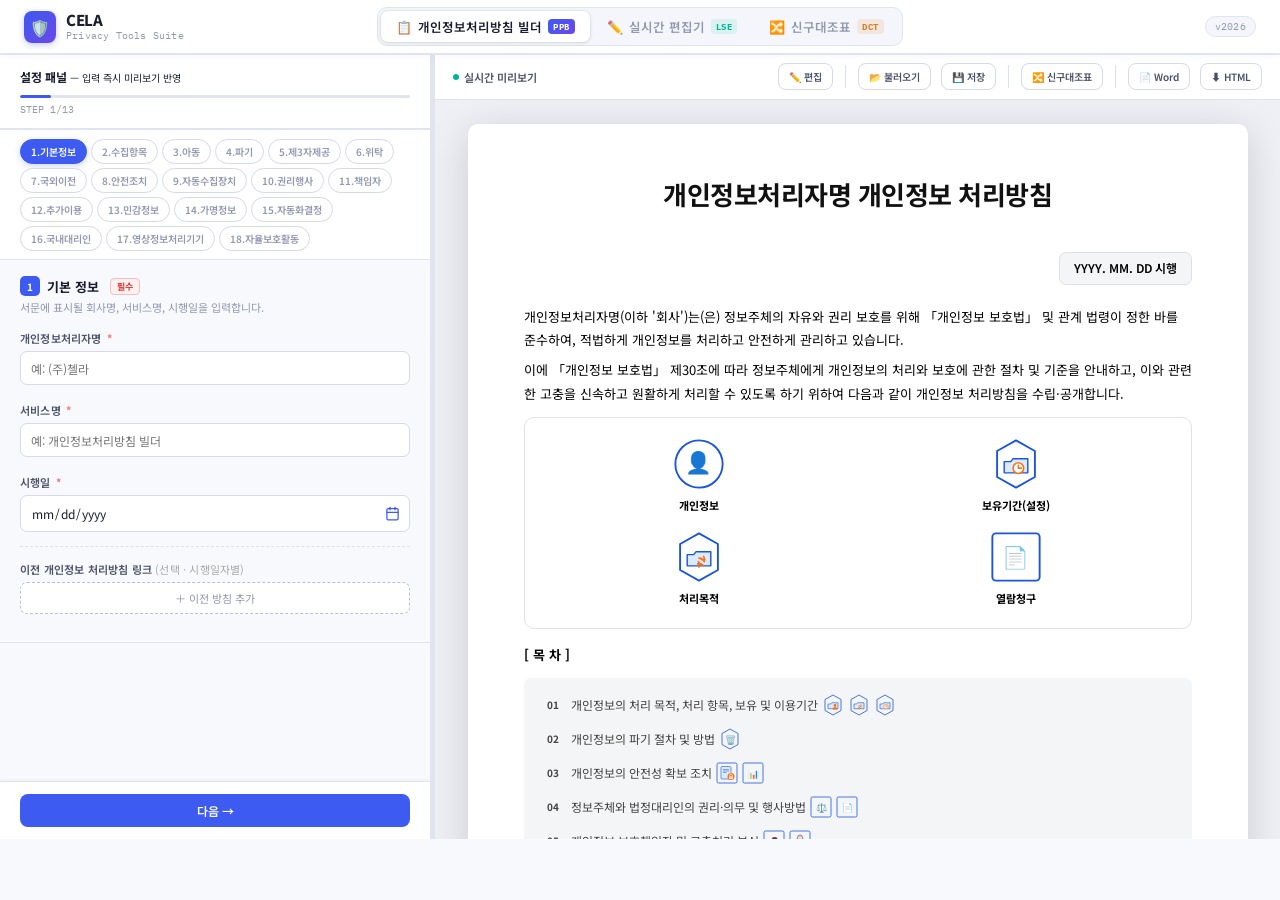
<file: index.html>
<!doctype html>
<html lang="ko">
  <head>
    <meta charset="utf-8" />
    <meta name="viewport" content="width=device-width, initial-scale=1" />
    <title>개인정보처리방침 빌더 — CELA</title>
    <link
      href="https://fonts.googleapis.com/css2?family=Noto+Sans+KR:wght@300;400;500;700;900&family=IBM+Plex+Mono:wght@400;600&display=swap"
      rel="stylesheet"
    />
    <style>
      :root {
        --accent: #3d5af1;
        --accent2: #6c47e8;
        --accent3: #00b896;
        --bg: #f4f6fb;
        --border: #e0e4ef;
        --text: #1a1d2e;
        --text2: #4a5068;
        --text3: #9298b0;
        --surface: #ffffff;
      }
      * {
        box-sizing: border-box;
        margin: 0;
        padding: 0;
      }

      body {
        font-family: "Noto Sans KR", sans-serif;
        background: var(--bg);
        color: var(--text);
        height: 100dvh;
        display: flex;
        flex-direction: column;
        overflow: hidden;
      }

      /* ─── NAV ─── */
      nav {
        background: var(--surface);
        border-bottom: 1px solid var(--border);
        padding: 0 24px;
        display: grid;
        grid-template-columns: 1fr auto 1fr;
        align-items: center;
        height: 54px;
        flex-shrink: 0;
        box-shadow:
          0 1px 0 var(--border),
          0 2px 8px rgba(0, 0, 0, 0.04);
        position: relative;
        z-index: 200;
      }

      /* Logo */
      .nav-logo {
        display: flex;
        align-items: center;
        gap: 10px;
        user-select: none;
      }
      .logo-mark {
        width: 32px;
        height: 32px;
        background: linear-gradient(
          135deg,
          var(--accent) 0%,
          var(--accent2) 100%
        );
        border-radius: 8px;
        display: flex;
        align-items: center;
        justify-content: center;
        font-size: 16px;
        flex-shrink: 0;
        box-shadow: 0 2px 6px rgba(61, 90, 241, 0.3);
      }
      .logo-text {
        font-size: 15px;
        font-weight: 800;
        color: var(--text);
        letter-spacing: -0.4px;
        line-height: 1;
      }
      .logo-sub {
        font-size: 9.5px;
        color: var(--text3);
        font-family: "IBM Plex Mono", monospace;
        letter-spacing: 0.2px;
        margin-top: 2px;
      }

      /* Segmented control */
      .seg {
        display: flex;
        align-items: center;
        background: var(--bg);
        border: 1px solid var(--border);
        border-radius: 10px;
        padding: 3px;
        gap: 2px;
      }
      .seg-btn {
        display: flex;
        align-items: center;
        gap: 6px;
        padding: 6px 15px;
        border: none;
        background: transparent;
        border-radius: 7px;
        cursor: pointer;
        font-family: "Noto Sans KR", sans-serif;
        font-size: 12.5px;
        font-weight: 600;
        color: var(--text3);
        transition:
          background 0.18s,
          color 0.18s,
          box-shadow 0.18s;
        white-space: nowrap;
        -webkit-user-select: none;
        user-select: none;
      }
      .seg-btn:hover:not(.active) {
        background: rgba(255, 255, 255, 0.7);
        color: var(--text2);
      }
      .seg-btn.active {
        background: var(--surface);
        color: var(--text);
        box-shadow:
          0 1px 4px rgba(0, 0, 0, 0.1),
          0 0 0 1px rgba(0, 0, 0, 0.04);
      }
      .seg-icon {
        font-size: 13px;
        line-height: 1;
      }
      .seg-tag {
        font-size: 8.5px;
        font-weight: 700;
        font-family: "IBM Plex Mono", monospace;
        letter-spacing: 0.5px;
        padding: 2px 5px;
        border-radius: 4px;
        background: rgba(61, 90, 241, 0.1);
        color: var(--accent);
        transition:
          background 0.18s,
          color 0.18s;
      }
      .seg-btn.active .seg-tag {
        background: linear-gradient(135deg, var(--accent), var(--accent2));
        color: #fff;
      }
      .seg-tag.green {
        background: rgba(0, 184, 150, 0.1);
        color: var(--accent3);
      }
      .seg-btn.active .seg-tag.green {
        background: linear-gradient(135deg, var(--accent3), #00976e);
        color: #fff;
      }
      .seg-tag.orange {
        background: rgba(232, 126, 34, 0.12);
        color: #e07b1a;
      }
      .seg-btn.active .seg-tag.orange {
        background: linear-gradient(135deg, #f0932b, #e07b1a);
        color: #fff;
      }
      .seg-tag.purple {
        background: rgba(108, 71, 232, 0.12);
        color: var(--accent2);
      }
      .seg-btn.active .seg-tag.purple {
        background: linear-gradient(135deg, var(--accent2), #4f2fc7);
        color: #fff;
      }

      /* Nav right — version chip */
      .nav-right {
        display: flex;
        justify-content: flex-end;
        align-items: center;
      }
      .version-chip {
        font-size: 9.5px;
        font-family: "IBM Plex Mono", monospace;
        color: var(--text3);
        background: var(--bg);
        border: 1px solid var(--border);
        border-radius: 20px;
        padding: 3px 9px;
        letter-spacing: 0.3px;
        user-select: none;
      }

      /* ─── FRAME AREA ─── */
      .frame-wrap {
        flex: 1;
        position: relative;
        overflow: hidden;
        min-height: 0;
      }
      iframe {
        position: absolute;
        inset: 0;
        width: 100%;
        height: 100%;
        border: none;
        transition: opacity 0.2s ease;
      }
      iframe.hidden {
        opacity: 0;
        pointer-events: none;
        z-index: 0;
      }
      iframe.visible {
        opacity: 1;
        pointer-events: auto;
        z-index: 1;
      }

      /* ─── LOADER ─── */
      .loader {
        position: absolute;
        inset: 0;
        background: var(--bg);
        display: flex;
        flex-direction: column;
        align-items: center;
        justify-content: center;
        gap: 0;
        z-index: 20;
        transition: opacity 0.25s ease;
      }
      .loader.done {
        opacity: 0;
        pointer-events: none;
      }
      .loader-icon {
        font-size: 36px;
        margin-bottom: 16px;
        animation: pulse-icon 1.8s ease-in-out infinite;
      }
      @keyframes pulse-icon {
        0%,
        100% {
          transform: scale(1);
          opacity: 1;
        }
        50% {
          transform: scale(1.07);
          opacity: 0.8;
        }
      }
      .loader-name {
        font-size: 15px;
        font-weight: 700;
        color: var(--text);
        margin-bottom: 4px;
      }
      .loader-desc {
        font-size: 11.5px;
        color: var(--text3);
        margin-bottom: 28px;
        font-family: "IBM Plex Mono", monospace;
      }
      .loader-track {
        width: 120px;
        height: 3px;
        background: var(--border);
        border-radius: 99px;
        overflow: hidden;
      }
      .loader-bar {
        height: 100%;
        border-radius: 99px;
        background: linear-gradient(90deg, var(--accent), var(--accent2));
        animation: bar-slide 1.4s ease-in-out infinite;
        transform-origin: left;
      }
      @keyframes bar-slide {
        0% {
          transform: translateX(-100%) scaleX(0.4);
        }
        50% {
          transform: translateX(60%) scaleX(0.6);
        }
        100% {
          transform: translateX(200%) scaleX(0.4);
        }
      }
    </style>
  </head>
  <body>
    <nav>
      <!-- Logo -->
      <div class="nav-logo">
        <div class="logo-mark">🛡️</div>
        <div>
          <div class="logo-text">CELA</div>
          <div class="logo-sub">Privacy Tools Suite</div>
        </div>
      </div>

      <!-- Segmented control (center) -->
      <div class="seg">
        <button class="seg-btn active" id="tab-ppb" onclick="switchTab('ppb')">
          <span class="seg-icon">📋</span>
          개인정보처리방침 빌더
          <span class="seg-tag">PPB</span>
        </button>
        <button class="seg-btn" id="tab-lse" onclick="switchTab('lse')">
          <span class="seg-icon">✏️</span>
          실시간 편집기
          <span class="seg-tag green">LSE</span>
        </button>
        <button class="seg-btn" id="tab-sgt" onclick="switchTab('sgt')">
          <span class="seg-icon">🔀</span>
          신구대조표
          <span class="seg-tag orange">DCT</span>
        </button>
        <!-- <button class="seg-btn" id="tab-csb" onclick="switchTab('csb')">
          <span class="seg-icon">📝</span>
          동의서 빌더
          <span class="seg-tag purple">CSB</span>
        </button> -->
        <!-- <button class="seg-btn" id="tab-mdv" onclick="switchTab('mdv')">
          <span class="seg-icon">📖</span>
          문서 뷰어
          <span class="seg-tag purple">MD</span>
        </button> -->
        <!-- <button class="seg-btn" id="tab-pdf" onclick="switchTab('pdf')">
          <span class="seg-icon">📄</span>
          PDF 편집기
          <span class="seg-tag orange">PDF</span>
        </button> -->
      </div>

      <!-- Right -->
      <div class="nav-right">
        <span class="version-chip">v2026</span>
      </div>
    </nav>

    <!-- iframes -->
    <div class="frame-wrap">
      <div class="loader" id="loader-ppb">
        <div class="loader-icon">📋</div>
        <div class="loader-name">개인정보처리방침 빌더</div>
        <div class="loader-desc">loading PPB...</div>
        <div class="loader-track"><div class="loader-bar"></div></div>
      </div>

      <div class="loader done" id="loader-lse">
        <div class="loader-icon">✏️</div>
        <div class="loader-name">실시간 편집기</div>
        <div class="loader-desc">loading LSE...</div>
        <div class="loader-track"><div class="loader-bar"></div></div>
      </div>

      <div class="loader done" id="loader-sgt">
        <div class="loader-icon">🔀</div>
        <div class="loader-name">신구대조표</div>
        <div class="loader-desc">loading SGT...</div>
        <div class="loader-track"><div class="loader-bar"></div></div>
      </div>

      <div class="loader done" id="loader-mdv">
        <div class="loader-icon">📖</div>
        <div class="loader-name">문서 뷰어</div>
        <div class="loader-desc">loading MD...</div>
        <div class="loader-track"><div class="loader-bar"></div></div>
      </div>

      <div class="loader done" id="loader-csb">
        <div class="loader-icon">📝</div>
        <div class="loader-name">동의서 빌더</div>
        <div class="loader-desc">loading CSB...</div>
        <div class="loader-track"><div class="loader-bar"></div></div>
      </div>

      <div class="loader done" id="loader-pdf">
        <div class="loader-icon">📄</div>
        <div class="loader-name">PDF 편집기</div>
        <div class="loader-desc">loading PDF...</div>
        <div class="loader-track"><div class="loader-bar"></div></div>
      </div>

      <iframe
        id="frame-ppb"
        class="visible"
        src="apps/ppb/builder.html"
        onload="typeof onFrameLoad === 'function' && onFrameLoad('ppb')"
      ></iframe>
      <iframe
        id="frame-lse"
        class="hidden"
        data-src="apps/lse/index.html"
        onload="typeof onFrameLoad === 'function' && onFrameLoad('lse')"
      ></iframe>
      <iframe
        id="frame-sgt"
        class="hidden"
        data-src="apps/dct/index.html"
        onload="typeof onFrameLoad === 'function' && onFrameLoad('sgt')"
      ></iframe>
      <iframe
        id="frame-mdv"
        class="hidden"
        data-src="apps/mdv/index.html"
        onload="typeof onFrameLoad === 'function' && onFrameLoad('mdv')"
      ></iframe>
      <iframe
        id="frame-csb"
        class="hidden"
        data-src="apps/consent/index.html"
        onload="typeof onFrameLoad === 'function' && onFrameLoad('csb')"
      ></iframe>
      <iframe
        id="frame-pdf"
        class="hidden"
        data-src="apps/pdf/index.html"
        onload="typeof onFrameLoad === 'function' && onFrameLoad('pdf')"
      ></iframe>
    </div>

    <script>
      let current = "ppb";
      const loaded = {
        ppb: false,
        lse: false,
        sgt: false,
        mdv: false,
        csb: false,
        pdf: false,
      };

      const TITLES = {
        ppb: "개인정보처리방침 빌더 — CELA",
        csb: "동의서 빌더 — CELA",
        lse: "실시간 편집기 — CELA",
        sgt: "신구대조표 — CELA",
        mdv: "문서 뷰어 — CELA",
        pdf: "PDF 편집기 — CELA",
      };

      function switchTab(tab) {
        if (current === tab) return;
        current = tab;

        document.title = TITLES[tab];

        document
          .querySelectorAll(".seg-btn")
          .forEach((b) => b.classList.remove("active"));
        document.getElementById("tab-" + tab).classList.add("active");

        document.querySelectorAll("iframe").forEach((f) => {
          f.classList.toggle("visible", f.id === "frame-" + tab);
          f.classList.toggle("hidden", f.id !== "frame-" + tab);
        });

        // lazy-load on first visit
        const frame = document.getElementById("frame-" + tab);
        const emptySrc = !frame.src || frame.src === window.location.href;
        if (emptySrc && frame.dataset.src) {
          document.getElementById("loader-" + tab).classList.remove("done");
          frame.src = frame.dataset.src;
        }
      }

      function onFrameLoad(tab) {
        loaded[tab] = true;
        document.getElementById("loader-" + tab).classList.add("done");
      }
    </script>
  </body>
</html>
</file>
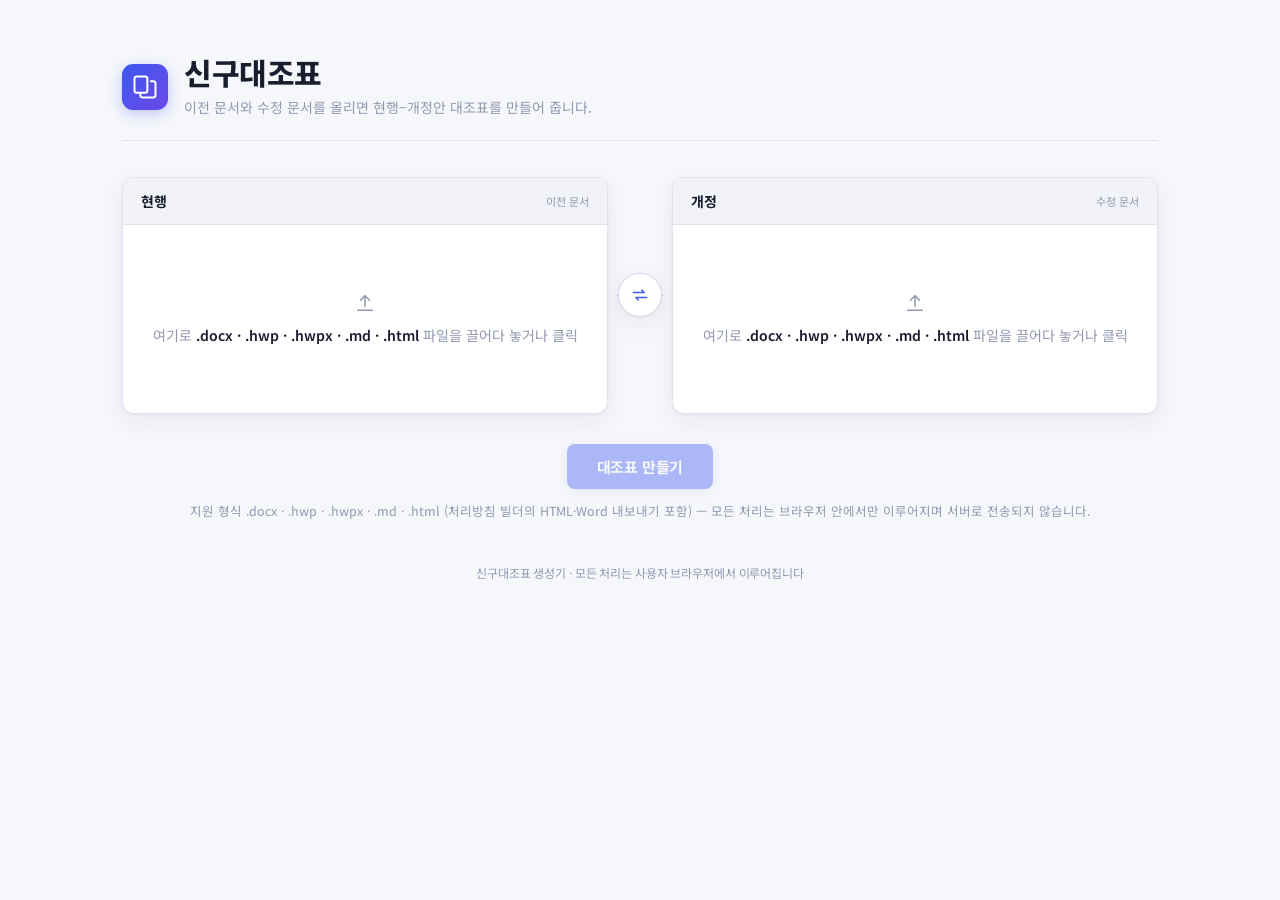
<file: apps/dct/index.html>
<!doctype html>
<html lang="ko">
<head>
<meta charset="utf-8" />
<meta name="viewport" content="width=device-width, initial-scale=1" />
<title>신구대조표</title>
<!-- 오프라인 동작: 모든 라이브러리를 같은 폴더의 lib/ 에서 로드 (인터넷 불필요) -->
<script src="lib/mammoth.browser.min.js"></script>
<script src="lib/exceljs.min.js"></script>
<script src="lib/fflate.min.js"></script>
<!-- 처리방침 빌더와 동일한 서체. 오프라인일 땐 시스템 폰트로 자연스럽게 대체됨 -->
<link href="https://fonts.googleapis.com/css2?family=Noto+Sans+KR:wght@300;400;500;700;900&family=IBM+Plex+Mono:wght@400;600&display=swap" rel="stylesheet" />
<style>
.sgd-root{
  --bg:#f6f7fb; --surface:#ffffff; --surface2:#f1f3f8; --surface3:#e8ebf2;
  --ink:#1a1d2e; --ink-2:#4a5068; --muted:#9298b0;
  --line:#e0e4ef; --line-strong:#d5d9e8;
  --accent:#3d5af1; --accent-2:#6c47e8; --accent-700:#2f49d6; --accent-50:#eef1fe;
  --success:#00b896;
  --del:#d94040; --del-bg:#fff0f0; --add:#3d5af1; --add-bg:#eef1fe;
  --mod:#00b896; --mod-bg:#e6faf6;
  --shadow:0 1px 3px rgba(26,29,46,.05), 0 8px 24px rgba(26,29,46,.06);
  --sans:'Noto Sans KR',-apple-system,BlinkMacSystemFont,'Apple SD Gothic Neo','Malgun Gothic',sans-serif;
  --mono:'IBM Plex Mono',ui-monospace,'SFMono-Regular',Menlo,monospace;
  font-family:var(--sans); color:var(--ink); background:var(--bg); min-height:100vh;
  -webkit-font-smoothing:antialiased; text-rendering:optimizeLegibility;
}
*{box-sizing:border-box}
html,body{margin:0; background:#f6f7fb}
.sgd-wrap{max-width:1080px; margin:0 auto; padding:48px 22px 72px}

.sgd-masthead{padding-top:8px}
.sgd-brand{display:flex; align-items:center; gap:16px}
.sgd-seal-brand{
  flex:none; width:46px; height:46px; color:#fff;
  font-size:22px; font-weight:600; display:flex; align-items:center; justify-content:center;
  border-radius:11px; background:linear-gradient(135deg,var(--accent),var(--accent-2));
  box-shadow:0 4px 14px rgba(61,90,241,.30);
}
.sgd-title{margin:0; font-size:30px; font-weight:800; letter-spacing:-.4px; line-height:1.12; color:var(--ink)}
.sgd-sub{margin:7px 0 0; color:var(--muted); font-size:14px; letter-spacing:0; line-height:1.5}
.sgd-rule{border-top:1px solid var(--line); margin-top:22px}
.sgd-rule-thin{display:none}

.sgd-error{margin:20px 0 0; padding:13px 18px; background:var(--del-bg); color:var(--del);
  border:1px solid #efc4c0; border-left-width:3px; border-radius:8px; font-size:14px}

.sgd-stage{display:grid; grid-template-columns:1fr 64px 1fr; margin-top:36px; align-items:stretch}
.sgd-panel{background:var(--surface); border:1px solid var(--line); border-radius:12px; box-shadow:var(--shadow); overflow:hidden}
.sgd-panel-left,.sgd-panel-right{border-radius:12px}
.sgd-panel-h{display:flex; justify-content:space-between; align-items:center; padding:13px 18px; background:var(--surface2); border-bottom:1px solid var(--line)}
.sgd-panel-label{font-size:14px; font-weight:700; letter-spacing:-.2px; color:var(--ink)}
.sgd-panel-cap{font-size:11px; color:var(--muted)}
.sgd-drop{min-height:188px; padding:26px; display:flex; align-items:center; justify-content:center;
  cursor:pointer; outline:none; transition:background .18s ease}
.sgd-drop.over{background:var(--accent-50)}
.sgd-drop:focus-visible{box-shadow:inset 0 0 0 2px var(--accent)}
.sgd-drop-empty{display:flex; flex-direction:column; align-items:center; gap:11px; color:var(--muted); font-size:14px; text-align:center}
.sgd-drop-empty b{color:var(--ink); font-weight:600}
.sgd-fileinfo{display:flex; align-items:center; gap:14px; width:100%}
.sgd-fileicon{flex:none; width:44px; height:44px; border-radius:8px; background:var(--accent-50); color:var(--accent);
  display:flex; align-items:center; justify-content:center}
.sgd-filemeta{min-width:0; flex:1}
.sgd-filename{font-size:15px; font-weight:600; white-space:nowrap; overflow:hidden; text-overflow:ellipsis}
.sgd-filesub{font-size:12.5px; color:var(--muted); margin-top:3px}
.sgd-link{flex:none; background:none; border:none; color:var(--accent); font-size:13px; cursor:pointer; padding:4px 6px; font-family:var(--sans)}
.sgd-link:hover{text-decoration:underline}

.sgd-seam{display:flex; align-items:center; justify-content:center; position:relative; background:transparent}
.sgd-seam::before{content:""; position:absolute; left:8px; right:8px; height:1px; background:var(--line-strong)}
.sgd-seal-mark{position:relative; z-index:1; width:44px; height:44px; color:var(--accent);
  border-radius:50%; display:flex; align-items:center; justify-content:center;
  font-size:13px; font-weight:600; line-height:1.05; text-align:center; background:var(--surface);
  border:1px solid var(--line-strong); box-shadow:var(--shadow)}

.sgd-cta{margin-top:30px; display:flex; flex-direction:column; align-items:center; gap:13px}
.sgd-btn-primary{background:var(--accent); color:#fff; border:none; padding:12px 30px; border-radius:8px;
  font-family:var(--sans); font-size:15px; font-weight:700; letter-spacing:-.2px; cursor:pointer;
  box-shadow:0 2px 8px rgba(61,90,241,.25); transition:background .18s, transform .12s, box-shadow .18s}
.sgd-btn-primary:hover:not(:disabled){background:var(--accent-700); transform:translateY(-1px); box-shadow:0 4px 14px rgba(61,90,241,.34)}
.sgd-btn-primary:active:not(:disabled){transform:translateY(0)}
.sgd-btn-primary:disabled{opacity:.4; cursor:not-allowed}
.sgd-cta-hint{margin:0; color:var(--muted); font-size:12.5px; text-align:center; line-height:1.5}

.sgd-result{animation:fadeUp .4s cubic-bezier(.22,.61,.36,1) both}
.sgd-rhead{margin:0 0 20px}
.sgd-rhead-top{display:flex; align-items:center; gap:18px}
.sgd-toolbar{display:flex; justify-content:space-between; align-items:center; gap:14px 22px; flex-wrap:wrap;
  margin:0 0 20px; padding-bottom:20px; border-bottom:1px solid var(--line)}
.sgd-controls{display:flex; align-items:center; gap:10px; flex-wrap:wrap}
.sgd-seg{display:inline-flex; border-radius:9px; padding:3px; background:var(--surface2); border:1px solid var(--line); gap:3px}
.sgd-seg button{padding:6px 14px; font-size:12px; font-weight:600; border:none; background:transparent; color:var(--ink-2); cursor:pointer;
  font-family:var(--sans); border-radius:6px; transition:background .18s, color .18s, box-shadow .18s}
.sgd-seg button:hover:not(.active){color:var(--accent)}
.sgd-seg button.active{background:var(--accent); color:#fff; box-shadow:0 2px 6px rgba(61,90,241,.28)}
.sgd-chips{display:flex; gap:6px; flex:none}
.sgd-chip{font-size:11.5px; padding:3px 10px; border-radius:980px; font-weight:700; white-space:nowrap; border:1px solid transparent}
.sgd-chip.add{color:var(--add); background:var(--add-bg); border-color:#c5cffb}
.sgd-chip.del{color:var(--del); background:var(--del-bg); border-color:#f0c0c0}
.sgd-chip.mod{color:var(--mod); background:var(--mod-bg); border-color:#a0ddd0}
.sgd-tools{display:flex; align-items:center; gap:7px; flex-wrap:wrap}
.sgd-tool-sep{width:1px; align-self:stretch; min-height:20px; background:var(--line-strong); margin:0 3px}
.sgd-btn-ghost{display:inline-flex; align-items:center; gap:6px; padding:8px 14px; font-size:12px; font-weight:600; cursor:pointer;
  background:var(--surface); border:1px solid var(--line-strong); border-radius:8px; color:var(--ink-2); font-family:var(--sans); transition:background .2s, color .2s, border-color .2s}
.sgd-btn-ghost:hover{background:var(--surface2); border-color:var(--accent); color:var(--accent)}
.sgd-btn-ghost.is-reset:hover{background:var(--del-bg); border-color:#f0c0c0; color:var(--del)}

.sgd-srcbar{display:flex; align-items:center; gap:12px; color:var(--muted); font-size:13px; margin:12px 0 0; flex-wrap:wrap}
.sgd-src i{font-style:normal; font-size:10px; color:var(--accent); background:var(--accent-50); border:1px solid #c5cffb;
  padding:2px 8px; border-radius:5px; margin-right:8px; font-weight:700}

.sgd-doctitle{flex:1 1 auto; min-width:0; border:none; border-bottom:1.5px solid transparent; background:transparent;
  font-family:var(--sans); font-size:24px; font-weight:800; letter-spacing:-.4px; color:var(--ink);
  padding:2px 0 9px; outline:none}
.sgd-doctitle:hover{border-bottom-color:var(--line-strong)}
.sgd-doctitle:focus{border-bottom-color:var(--accent)}
.sgd-printmeta{display:none}

.sgd-noted{margin:6px 0 16px; padding:12px 16px; background:var(--accent-50); color:var(--accent);
  border-left:3px solid var(--accent); border-radius:8px; font-size:14px}

.sgd-table-wrap{overflow-x:auto; border:1px solid var(--line); border-radius:12px; background:var(--surface); box-shadow:var(--shadow)}
.sgd-table{width:100%; min-width:820px; border-collapse:collapse; font-size:14px; line-height:1.7}
.sgd-table thead th{position:sticky; top:0; background:var(--surface2); color:var(--ink-2);
  font-weight:700; font-size:12px; letter-spacing:-.1px; padding:12px 16px; border-bottom:1px solid var(--line-strong); border-right:1px solid var(--line); text-align:left; z-index:1}
.sgd-table thead th:last-child{border-right:none}
.sgd-table th.c-gut, .sgd-table td.c-gut{width:74px; text-align:center}
.sgd-table th.c-remark, .sgd-table td.c-remark{width:160px}
.sgd-table td.c-remark{background:#f8f9fc; cursor:text; color:var(--ink-2); font-size:13.5px; outline:none}
.sgd-table td.c-remark:focus{background:#fff; box-shadow:inset 0 0 0 2px var(--accent)}
.sgd-table td.c-remark:empty::before{content:"입력"; color:#c7c7cc}
.sgd-table td[data-cell]{cursor:text; outline:none}
.sgd-table td[data-cell]:focus{box-shadow:inset 0 0 0 2px var(--accent); background:#fff}
.sgd-table td{padding:13px 16px; vertical-align:top; border-bottom:1px solid var(--line); border-right:1px solid var(--line); word-break:break-word}
.sgd-table td:last-child{border-right:none}
.sgd-table tbody tr:last-child td{border-bottom:none}
.sgd-table tbody tr:hover td{background:#f8f9fc}
.row-equal td{color:var(--ink)}
.sgd-rownum{display:block; font-family:var(--mono); font-size:11px; color:var(--muted); margin-bottom:6px}
.sgd-rowdel{display:flex; align-items:center; justify-content:center; margin:8px auto 0; padding:4px; border:none; background:transparent;
  color:var(--muted); cursor:pointer; border-radius:6px; transition:background .15s, color .15s}
.sgd-rowdel:hover{background:var(--del-bg); color:var(--del)}
.sgd-tag{display:inline-block; font-size:10px; padding:2px 8px; border-radius:5px; font-weight:700; letter-spacing:-.01em; border:1px solid transparent}
.t-sin{color:var(--add); background:var(--add-bg); border-color:#c5cffb}
.t-del{color:var(--del); background:var(--del-bg); border-color:#f0c0c0}
.t-mod{color:var(--mod); background:var(--mod-bg); border-color:#a0ddd0}
.t-keep{color:var(--muted); background:var(--surface2); border-color:var(--line)}
.sgd-del{color:var(--del); background:var(--del-bg); text-decoration:line-through; text-decoration-thickness:1px; border-radius:4px; padding:0 2px}
.sgd-ins{color:var(--add); background:var(--add-bg); text-decoration:underline; text-underline-offset:2px; border-radius:4px; padding:0 2px}
.sgd-empty{color:var(--muted); font-style:italic}
.sgd-subtable{width:100%; border-collapse:collapse; font-size:13.5px; line-height:1.6}
.sgd-subtable td{border:1px solid var(--line-strong); padding:6px 9px; vertical-align:top; word-break:break-word}

.sgd-foot{margin-top:44px; text-align:center; color:var(--muted); font-size:12px; letter-spacing:-.01em}

.sgd-spinner{width:20px; height:20px; border:2px solid var(--line-strong); border-top-color:var(--accent); border-radius:50%; animation:spin .7s linear infinite}
@keyframes spin{to{transform:rotate(360deg)}}
@keyframes fadeUp{from{opacity:0; transform:translateY(10px)} to{opacity:1; transform:none}}
@media (prefers-reduced-motion:reduce){.sgd-result{animation:none} .sgd-spinner{animation-duration:1.4s}}

@media (max-width:720px){
  .sgd-wrap{padding:32px 18px 56px}
  .sgd-stage{grid-template-columns:1fr; gap:14px}
  .sgd-seam{padding:2px 0}
  .sgd-seam::before{left:auto; right:auto; top:auto; bottom:auto; width:1px; height:auto; background:transparent}
  .sgd-title{font-size:28px}
  .sgd-toolbar{align-items:flex-start}
}
@media print{
  .sgd-noprint{display:none !important}
  .sgd-root{background:#fff}
  .sgd-wrap{max-width:none; padding:0}
  .sgd-result{animation:none}
  .sgd-printmeta{display:block; color:#9298b0; font-size:11px; margin:0 0 12px; font-family:var(--sans)}
  .sgd-doctitle{font-size:20px; padding:0 0 6px}
  .sgd-table-wrap{overflow:visible; border:none; border-radius:0}
  .sgd-table{min-width:0; font-size:11.5px}
  .sgd-table thead th{position:static; background:#f1f3f8 !important; color:#1a1d2e !important; border-right-color:#e0e4ef; -webkit-print-color-adjust:exact; print-color-adjust:exact}
  .sgd-table tr{page-break-inside:avoid}
  .sgd-del,.sgd-ins,.sgd-tag{-webkit-print-color-adjust:exact; print-color-adjust:exact}
  .sgd-subtable{font-size:10.5px}
  .sgd-table td.c-remark:empty::before{content:""}
  @page{size:A4 portrait; margin:14mm}
}
</style>
</head>
<body>
<div class="sgd-root"><div class="sgd-wrap">

  <header class="sgd-masthead sgd-noprint">
    <div class="sgd-brand">
      <div class="sgd-seal-brand"><svg width="28" height="28" viewBox="0 0 24 24" fill="none" stroke="currentColor" stroke-width="1.7" stroke-linecap="round" stroke-linejoin="round"><rect x="3" y="3" width="11" height="14" rx="2"/><path d="M17 7h2a2 2 0 0 1 2 2v10a2 2 0 0 1-2 2H10a2 2 0 0 1-2-2v-2"/></svg></div>
      <div>
        <h1 class="sgd-title">신구대조표</h1>
        <p class="sgd-sub">이전 문서와 수정 문서를 올리면 현행–개정안 대조표를 만들어 줍니다.</p>
      </div>
    </div>
    <div class="sgd-rule"></div><div class="sgd-rule-thin"></div>
  </header>

  <div id="error" class="sgd-error sgd-noprint" role="alert" hidden></div>

  <section id="stage" class="sgd-stage sgd-noprint">
    <div class="sgd-panel sgd-panel-left">
      <div class="sgd-panel-h"><span class="sgd-panel-label">현행</span><span class="sgd-panel-cap">이전 문서</span></div>
      <input id="file-old" type="file" accept=".docx,.doc,.hwp,.hwpx,.md,.markdown,.html,.htm" hidden />
      <div id="drop-old" class="sgd-drop" role="button" tabindex="0" aria-label="현행 문서 파일 선택"></div>
    </div>
    <div class="sgd-seam" aria-hidden="true"><div class="sgd-seal-mark"><svg width="20" height="20" viewBox="0 0 24 24" fill="none" stroke="currentColor" stroke-width="1.7" stroke-linecap="round" stroke-linejoin="round"><path d="M4 9h13l-3-3"/><path d="M20 15H7l3 3"/></svg></div></div>
    <div class="sgd-panel sgd-panel-right">
      <div class="sgd-panel-h"><span class="sgd-panel-label">개정</span><span class="sgd-panel-cap">수정 문서</span></div>
      <input id="file-new" type="file" accept=".docx,.doc,.hwp,.hwpx,.md,.markdown,.html,.htm" hidden />
      <div id="drop-new" class="sgd-drop" role="button" tabindex="0" aria-label="개정 문서 파일 선택"></div>
    </div>
  </section>

  <div id="cta" class="sgd-cta sgd-noprint">
    <button id="genBtn" class="sgd-btn-primary" disabled>대조표 만들기</button>
    <p class="sgd-cta-hint">지원 형식 .docx · .hwp · .hwpx · .md · .html (처리방침 빌더의 HTML·Word 내보내기 포함) — 모든 처리는 브라우저 안에서만 이루어지며 서버로 전송되지 않습니다.</p>
  </div>

  <section id="result" class="sgd-result" hidden></section>

  <footer class="sgd-foot sgd-noprint">신구대조표 생성기 · 모든 처리는 사용자 브라우저에서 이루어집니다</footer>

</div></div>

<script>
"use strict";

/* ───────── 아이콘 ───────── */
function icon(name, size){
  size = size || 18;
  const p = {
    upload:'<path d="M12 16V4"/><path d="m7 9 5-5 5 5"/><path d="M4 20h16"/>',
    doc:'<path d="M14 3H7a2 2 0 0 0-2 2v14a2 2 0 0 0 2 2h10a2 2 0 0 0 2-2V8z"/><path d="M14 3v5h5"/>',
    check:'<path d="m5 12 5 5 9-11"/>',
    print:'<path d="M6 9V3h12v6"/><path d="M6 18H4a2 2 0 0 1-2-2v-4a2 2 0 0 1 2-2h16a2 2 0 0 1 2 2v4a2 2 0 0 1-2 2h-2"/><rect x="6" y="14" width="12" height="7" rx="1"/>',
    copy:'<rect x="9" y="9" width="11" height="11" rx="2"/><path d="M5 15V5a2 2 0 0 1 2-2h10"/>',
    download:'<path d="M12 3v12"/><path d="m7 11 5 4 5-4"/><path d="M5 21h14"/>',
    sheet:'<rect x="4" y="3" width="16" height="18" rx="2"/><path d="M4 9h16"/><path d="M4 15h16"/><path d="M10 3v18"/>',
    refresh:'<path d="M3 12a9 9 0 0 1 15-6.7L21 8"/><path d="M21 3v5h-5"/><path d="M21 12a9 9 0 0 1-15 6.7L3 16"/><path d="M3 21v-5h5"/>',
    swap:'<path d="M4 9h12l-3-3"/><path d="M20 15H8l3 3"/>',
    trash:'<path d="M3 6h18"/><path d="M8 6V4a2 2 0 0 1 2-2h4a2 2 0 0 1 2 2v2"/><path d="M19 6l-1 14a2 2 0 0 1-2 2H8a2 2 0 0 1-2-2L5 6"/><path d="M10 11v6"/><path d="M14 11v6"/>'
  };
  return '<svg width="'+size+'" height="'+size+'" viewBox="0 0 24 24" fill="none" stroke="currentColor" stroke-width="1.6" stroke-linecap="round" stroke-linejoin="round">'+p[name]+'</svg>';
}
const esc = (s)=> String(s).replace(/[&<>"]/g, c=>({"&":"&amp;","<":"&lt;",">":"&gt;",'"':"&quot;"}[c]));
const escBr = (s)=> esc(s).replace(/\n/g,"<br>"); // 조 단위 묶음에서 문단 사이 줄바꿈 유지

/* ───────── 비교 로직 ───────── */
function bigrams(s){
  const t=s.replace(/\s+/g,"");
  if(t.length===0) return [];
  if(t.length===1) return [t];
  const out=[]; for(let i=0;i<t.length-1;i++) out.push(t.slice(i,i+2)); return out;
}
function diceSim(a,b){
  if(a===b) return 1;
  if(!a.length||!b.length) return 0;
  const A=bigrams(a),B=bigrams(b);
  if(!A.length||!B.length) return a===b?1:0;
  const m=new Map();
  for(const g of A) m.set(g,(m.get(g)||0)+1);
  let inter=0;
  for(const g of B){ const c=m.get(g)||0; if(c>0){ inter++; m.set(g,c-1);} }
  return (2*inter)/(A.length+B.length);
}
/* 키 문자열 배열 a,b 를 정렬해 인덱스 기반 연산 목록을 돌려준다.
   반환: [{type:'equal'|'modify'|'delete'|'insert', ai:<a 인덱스|null>, bi:<b 인덱스|null>}] */
function alignIndices(a,b){
  const ops=[]; let p=0;
  const n0=a.length,m0=b.length;
  while(p<n0&&p<m0&&a[p]===b[p]) p++;
  let sA=n0,sB=m0;
  while(sA>p&&sB>p&&a[sA-1]===b[sB-1]){ sA--; sB--; }
  for(let i=0;i<p;i++) ops.push({type:"equal",ai:i,bi:i});
  const aS=a.slice(p,sA), bS=b.slice(p,sB);
  const n=aS.length,m=bS.length,T=0.34;
  if(n&&m){
    const score=Array.from({length:n+1},()=>new Float64Array(m+1));
    const dir=Array.from({length:n+1},()=>new Int8Array(m+1));
    for(let i=1;i<=n;i++) dir[i][0]=2;
    for(let j=1;j<=m;j++) dir[0][j]=3;
    for(let i=1;i<=n;i++){
      for(let j=1;j<=m;j++){
        const diag=score[i-1][j-1]+(diceSim(aS[i-1],bS[j-1])-T);
        const up=score[i-1][j], left=score[i][j-1];
        let best=diag,d=1;
        if(up>best){best=up;d=2;}
        if(left>best){best=left;d=3;}
        score[i][j]=best; dir[i][j]=d;
      }
    }
    const mid=[]; let i=n,j=m;
    while(i>0||j>0){
      const d=i===0?3:j===0?2:dir[i][j];
      if(d===1){ const s=diceSim(aS[i-1],bS[j-1]); mid.push({type:s>=0.999?"equal":"modify",ai:p+i-1,bi:p+j-1}); i--; j--; }
      else if(d===2){ mid.push({type:"delete",ai:p+i-1,bi:null}); i--; }
      else { mid.push({type:"insert",ai:null,bi:p+j-1}); j--; }
    }
    mid.reverse(); for(const o of mid) ops.push(o);
  } else if(n){ for(let i=0;i<n;i++) ops.push({type:"delete",ai:p+i,bi:null}); }
  else if(m){ for(let j=0;j<m;j++) ops.push({type:"insert",ai:null,bi:p+j}); }
  for(let i=sA;i<n0;i++) ops.push({type:"equal",ai:i,bi:i-sA+sB});
  return ops;
}
function lcsTokens(a,b){
  const n=a.length,m=b.length;
  const dp=Array.from({length:n+1},()=>new Int32Array(m+1));
  for(let i=n-1;i>=0;i--) for(let j=m-1;j>=0;j--)
    dp[i][j]= a[i]===b[j]? dp[i+1][j+1]+1 : Math.max(dp[i+1][j],dp[i][j+1]);
  const res=[]; let i=0,j=0;
  while(i<n&&j<m){
    if(a[i]===b[j]){ res.push(["=",a[i]]); i++; j++; }
    else if(dp[i+1][j]>=dp[i][j+1]){ res.push(["-",a[i]]); i++; }
    else { res.push(["+",b[j]]); j++; }
  }
  while(i<n) res.push(["-",a[i++]]);
  while(j<m) res.push(["+",b[j++]]);
  return res;
}
const wordTok = (s)=> s.split(/(\s+)/).filter(t=>t!=="");
function buildParts(oldText,newText,unit){
  let a,b;
  if(unit==="char"){ a=Array.from(oldText); b=Array.from(newText); if(a.length*b.length>1200000){ a=wordTok(oldText); b=wordTok(newText); } }
  else { a=wordTok(oldText); b=wordTok(newText); }
  const ops=lcsTokens(a,b); const oldParts=[],newParts=[];
  const push=(arr,type,v)=>{ const last=arr[arr.length-1]; if(last&&last.type===type) last.text+=v; else arr.push({type,text:v}); };
  for(const o of ops){
    if(o[0]==="="){ push(oldParts,"eq",o[1]); push(newParts,"eq",o[1]); }
    else if(o[0]==="-") push(oldParts,"del",o[1]);
    else push(newParts,"ins",o[1]);
  }
  return {oldParts,newParts};
}
/* ───────── 조 단위 묶음 ─────────
   법령 구조는 보통  편 > 장 > 절 > 관 > 조  순이고, 조 아래에 항·호·목이 온다.
   - "제N조"(제1조, 제2조의2 …) 머리에 뒤따르는 항·호·목을 합쳐 한 행(=한 표 칸)으로 묶는다.
   - 편/장/절/관 제목은 그 자체로 경계이자 독립 행이 된다(직전 조에 흡수되지 않음).
   - 이런 머리표지가 전혀 없는 문서는 문단별과 동일하게 동작. */
// 숫자는 반각(0-9)·전각(０-９) 모두 허용 — 한글에서 IME로 친 '제１９조'도 인식되도록.
const NUM="[0-9\\uFF10-\\uFF19]";
const HEAD_RE=new RegExp("^\\s*제\\s*"+NUM+"+\\s*(편|장|절|관)");                  // 편·장·절·관: 경계 + 독립 행
const ARTICLE_RE=new RegExp("^\\s*제\\s*"+NUM+"+\\s*조(\\s*의\\s*"+NUM+"+)?");     // 조: 새 묶음 시작
/* 표지(제N조·제N장 …)인지 본문 속 상호참조인지 구분한다.
   "제19조(목적)"·"제2장 총칙"은 제목이지만, "제19조의 규정에 따라…"·"제2장에서…"처럼
   표지 바로 뒤가 한글 조사로 이어지면 새 조/장이 아니라 참조 → 본문으로 본다. */
function headMatch(re, text){
  const m=re.exec(text); if(!m) return false;
  const next=text.charAt(m[0].length);
  return !(next>="가" && next<="힣");
}
function groupByArticle(items){
  const groups=[]; let cur=null, inArticle=false, label="";
  for(const it of items){
    if(it.type==="table"){ groups.push(inArticle ? {type:"table",rows:it.rows,cols:it.cols,grid:it.grid,article:label} : it); cur=null; }  // 표는 독립 행. 조 안의 표면 '제N조' 꼬리표를 달아 같은 조임을 표시
    else if(headMatch(HEAD_RE,it.text)){ groups.push({type:"para",text:it.text}); cur=null; inArticle=false; label=""; }  // 편/장/절/관: 경계
    else if(headMatch(ARTICLE_RE,it.text)){ label=ARTICLE_RE.exec(it.text)[0].trim(); cur={type:"para",text:it.text}; groups.push(cur); inArticle=true; } // 조: 새 묶음 시작
    else if(cur){ cur.text+="\n"+it.text; }                                     // 항·호·목 → 현재 조에 합침
    else if(inArticle){ cur={type:"para",text:label+"\n"+it.text}; groups.push(cur); }  // 표 뒤로 이어지는 같은 조의 본문 → '제N조'를 머리에 달아 다시 한 묶음으로
    else groups.push({type:"para",text:it.text});                              // 그 외(제목 등)는 각자 한 묶음
  }
  return groups;
}
/* 정렬용 키: 표는 모든 셀을 이어붙이되 머리표지를 붙여 '표끼리만' 매칭되도록 한다. */
function itemKey(it){ return it.type==="table" ? "\x02TBL\x02"+it.rows.map(r=>r.join("\x01")).join("\x01") : it.text; }

/* ───────── 표 셀 그리드 (병합 셀 지원) ─────────
   colspan/rowspan 을 반영한 2차원 그리드로 표를 표현한다.
     grid[r][c] = { text, cs, rs }  ← 병합의 시작(앵커) 칸
                | { cover:true }    ← 다른 칸의 병합에 가려진 자리
     rows        = 가려진 칸을 ""로 채운 정규 텍스트 행렬(행 정렬·키 비교용)
   → 모든 행의 열 수가 일정해져 열 단위 비교가 어긋나지 않고,
     렌더 시 cs/rs 로 colspan/rowspan 을 복원해 병합을 그대로 보여준다. */
function layoutGrid(tdRows){
  const grid=[], occ=[];
  const isOcc=(r,c)=> occ[r]&&occ[r].has(c);
  const setOcc=(r,c)=> (occ[r]=occ[r]||new Set()).add(c);
  for(let r=0;r<tdRows.length;r++){
    grid[r]=grid[r]||[];
    let c=0;
    for(const cell of tdRows[r]){
      while(isOcc(r,c)||grid[r][c]) c++;
      grid[r][c]={text:cell.text,cs:cell.cs,rs:cell.rs};
      for(let dr=0;dr<cell.rs;dr++)
        for(let dc=0;dc<cell.cs;dc++){
          if(dr===0&&dc===0) continue;
          const rr=r+dr, cc=c+dc;
          (grid[rr]=grid[rr]||[])[cc]={cover:true};
          setOcc(rr,cc);
        }
      c+=cell.cs;
    }
  }
  return grid;
}
function tableItemFromGrid(grid){
  const cols=grid.reduce((m,row)=>Math.max(m,row.length),0);
  for(const row of grid) for(let c=0;c<cols;c++) if(!row[c]) row[c]={text:"",cs:1,rs:1};
  const rows=grid.map(row=>row.map(cell=>cell.cover?"":cell.text));
  return {type:"table", grid, rows, cols};
}
// 병합 정보가 없는 파서(hwpx/md)용 — 각 칸을 1×1 앵커로 감싼다.
function tableItemFromRows(rows){
  return tableItemFromGrid(rows.map(r=>r.map(t=>({text:t==null?"":t,cs:1,rs:1}))));
}
const spanAttr=(cell)=> (cell.cs>1?' colspan="'+cell.cs+'"':"")+(cell.rs>1?' rowspan="'+cell.rs+'"':"");
function buildOps(){
  let O=state.old.items, N=state.new.items;
  if(state.group==="article"){ O=groupByArticle(O); N=groupByArticle(N); }
  const idxOps=alignIndices(O.map(itemKey), N.map(itemKey));
  state.ops=idxOps.map(o=>({ type:o.type, old:o.ai==null?null:O[o.ai], neu:o.bi==null?null:N[o.bi] }));
}
const TAGKEY={신설:"sin",삭제:"del",개정:"mod",유지:"keep"};
function computeRows(ops,unit){
  return ops.map((o,idx)=>{
    const base={idx:idx+1};
    if((o.old&&o.old.type==="table")||(o.neu&&o.neu.type==="table"))
      return Object.assign(base, computeTableRow(o,unit), {articleLabel:(o.old&&o.old.article)||(o.neu&&o.neu.article)||""});
    const oldT=o.old?o.old.text:null, newT=o.neu?o.neu.text:null;
    if(o.type==="equal") return Object.assign(base,{tag:"유지",type:"equal",kind:"para",oldParts:[{type:"eq",text:oldT}],newParts:[{type:"eq",text:newT}]});
    if(o.type==="delete") return Object.assign(base,{tag:"삭제",type:"delete",kind:"para",oldParts:[{type:"del",text:oldT}],newParts:null});
    if(o.type==="insert") return Object.assign(base,{tag:"신설",type:"insert",kind:"para",oldParts:null,newParts:[{type:"ins",text:newT}]});
    if(unit==="para") return Object.assign(base,{tag:"개정",type:"modify",kind:"para",oldParts:[{type:"del",text:oldT}],newParts:[{type:"ins",text:newT}]});
    const r=buildParts(oldT,newT,unit);
    return Object.assign(base,{tag:"개정",type:"modify",kind:"para",oldParts:r.oldParts,newParts:r.newParts});
  });
}
/* ───────── 표 비교 ─────────
   표는 행을 정렬(LCS+유사도)해 행 단위로 신설/삭제/개정/유지를 정하고,
   개정 행은 같은 열끼리 셀 내용을 어절/글자 단위로 강조한다.
   결과 grid: [{rowType, cells:[parts,…]}]  — 현행(oldGrid)·개정안(newGrid) 두 격자로 나눠 둔다. */
// 렌더용 셀: 병합 앵커 { parts, cs, rs } | 가려진 자리 { cover:true }
function rowFromGrid(gridRow,partType){
  const rt = partType==="ins"?"insert": partType==="del"?"delete":"equal";
  return { rowType:rt, cells:gridRow.map(cell=> cell.cover ? {cover:true} : {parts:[{type:partType,text:cell.text}],cs:cell.cs,rs:cell.rs}) };
}
function gridPlain(tab,partType){
  return tab.grid.map(row=>rowFromGrid(row,partType));
}
function gridFromText(text,partType){
  const rt = partType==="ins"?"insert":"delete";
  return [{ rowType:rt, cells:[{parts:[{type:partType,text:text}],cs:1,rs:1}] }];
}
// 한 셀의 old/new 텍스트를 비교해 해당 side 의 parts 를 만든다
function diffCellParts(ot,nt,unit,side){
  if(ot===nt) return [{type:"eq",text:ot}];
  if(unit==="para") return side==="old"?[{type:"del",text:ot}]:[{type:"ins",text:nt}];
  const pr=buildParts(ot,nt,unit);
  const parts=side==="old"?pr.oldParts:pr.newParts;
  return parts.length?parts:[{type:"eq",text:""}];
}
function diffTable(oldT,newT,unit){
  const rowOps=alignIndices(oldT.rows.map(r=>r.join("\x01")), newT.rows.map(r=>r.join("\x01")));
  const oldGrid=[], newGrid=[];
  for(const op of rowOps){
    if(op.type==="equal"){
      oldGrid.push(rowFromGrid(oldT.grid[op.ai],"eq"));
      newGrid.push(rowFromGrid(newT.grid[op.bi],"eq"));
    } else if(op.type==="delete"){
      oldGrid.push(rowFromGrid(oldT.grid[op.ai],"del"));
    } else if(op.type==="insert"){
      newGrid.push(rowFromGrid(newT.grid[op.bi],"ins"));
    } else {
      const orow=oldT.grid[op.ai], nrow=newT.grid[op.bi];
      const cols=Math.max(orow.length,nrow.length), oCells=[], nCells=[];
      for(let c=0;c<cols;c++){
        const oc=orow[c], nc=nrow[c];
        const ot=oc&&!oc.cover?oc.text:"", nt=nc&&!nc.cover?nc.text:"";
        if(oc) oCells.push(oc.cover?{cover:true}:{parts:diffCellParts(ot,nt,unit,"old"),cs:oc.cs,rs:oc.rs});
        if(nc) nCells.push(nc.cover?{cover:true}:{parts:diffCellParts(ot,nt,unit,"new"),cs:nc.cs,rs:nc.rs});
      }
      oldGrid.push({rowType:"modify", cells:oCells});
      newGrid.push({rowType:"modify", cells:nCells});
    }
  }
  return {oldGrid,newGrid};
}
function computeTableRow(o,unit){
  const oTab=o.old&&o.old.type==="table"?o.old:null;
  const nTab=o.neu&&o.neu.type==="table"?o.neu:null;
  if(o.type==="equal") return {tag:"유지",type:"equal",kind:"table",oldGrid:gridPlain(oTab,"eq"),newGrid:gridPlain(nTab,"eq")};
  if(o.type==="insert") return {tag:"신설",type:"insert",kind:"table",oldGrid:null,newGrid:nTab?gridPlain(nTab,"ins"):gridFromText(o.neu.text,"ins")};
  if(o.type==="delete") return {tag:"삭제",type:"delete",kind:"table",oldGrid:oTab?gridPlain(oTab,"del"):gridFromText(o.old.text,"del"),newGrid:null};
  if(oTab&&nTab){ const d=diffTable(oTab,nTab,unit); return {tag:"개정",type:"modify",kind:"table",oldGrid:d.oldGrid,newGrid:d.newGrid}; }
  return {tag:"개정",type:"modify",kind:"table",                    // 표↔문단처럼 종류가 다른 개정
    oldGrid:oTab?gridPlain(oTab,"del"):gridFromText(o.old.text,"del"),
    newGrid:nTab?gridPlain(nTab,"ins"):gridFromText(o.neu.text,"ins")};
}

/* ───────── 파싱: DOCX ───────── */
const clean=(s)=> s.replace(/\s+/g," ").trim();
function docxTable(tableEl){
  const trs=[...tableEl.querySelectorAll(":scope > thead > tr, :scope > tbody > tr, :scope > tfoot > tr, :scope > tr")];
  const tdRows=[];
  for(const tr of trs){
    const cells=[...tr.children].filter(c=>/^(td|th)$/i.test(c.tagName)).map(td=>({
      text:clean(td.textContent),
      cs:Math.max(1,parseInt(td.getAttribute("colspan"),10)||1),
      rs:Math.max(1,parseInt(td.getAttribute("rowspan"),10)||1),
    }));
    if(cells.length) tdRows.push(cells);
  }
  if(!tdRows.length) return null;
  return tableItemFromGrid(layoutGrid(tdRows));
}
async function parseDocx(file){
  if(typeof mammoth==="undefined") throw new Error("docx 모듈 로딩 실패");
  const arrayBuffer=await file.arrayBuffer();
  const items=[];
  try{
    const r=await mammoth.convertToHtml({arrayBuffer},{convertImage:()=>({})});
    const doc=new DOMParser().parseFromString(r.value,"text/html");
    const walk=(node)=>{
      for(const el of node.children){
        const tag=el.tagName.toLowerCase();
        if(tag==="table"){ const t=docxTable(el); if(t) items.push(t); }
        else if(/^(ul|ol|div|section|article|header|footer|main)$/.test(tag)){ walk(el); }
        else { const t=clean(el.textContent); if(t) items.push({type:"para",text:t}); }
      }
    };
    walk(doc.body);
  }catch(e){ /* raw 폴백 */ }
  if(items.length===0){
    const r=await mammoth.extractRawText({arrayBuffer});
    for(const line of r.value.split(/\r?\n/)){ const t=clean(line); if(t) items.push({type:"para",text:t}); }
  }
  return items;
}

/* ───────── 파싱: HTML (.html·.htm — 처리방침 빌더(PPB) 내보내기 포함, .doc — Word용 HTML) ─────────
   PPB의 'HTML 저장'(.html)과 'Word 저장'(.doc)은 둘 다 HTML 문서라 DOMParser 로 그대로 읽는다.
   PPB 장식 요소(아이콘 내비·목차 상자·숨김 조항)와 스크립트는 본문이 아니므로 걷어낸다. */
async function parseHtml(file){
  const text=await file.text();
  // 옛 Word(.doc) 바이너리(CFB)는 HTML 이 아니라서 읽을 수 없다 → 별도 안내
  if(!/^\uFEFF?\s*</.test(text)) throw new Error("BINARY_DOC");
  const doc=new DOMParser().parseFromString(text.replace(/^\uFEFF/,""),"text/html");
  doc.querySelectorAll("script,style,noscript,.pp-icon-nav,.pp-toc-box,.pp-sec-icons,.pp-hidden").forEach(el=>el.remove());
  doc.querySelectorAll("p").forEach(p=>{ if(p.textContent.includes("목차를 클릭")) p.remove(); });  // PPB 목차 안내문
  const items=[];
  const walk=(node)=>{
    for(const el of node.children){
      const tag=el.tagName.toLowerCase();
      if(tag==="table"){ const t=docxTable(el); if(t) items.push(t); }
      else if(/^(ul|ol|div|section|article|header|footer|main|nav)$/.test(tag)){ walk(el); }
      else { const t=clean(el.textContent); if(t) items.push({type:"para",text:t}); }
    }
  };
  walk(doc.body);
  return items;
}

/* ───────── 파싱: HWPX (한글 2010~, ZIP+XML) ───────── */
function hwpxNearestTbl(el){ let p=el.parentNode; while(p){ if(p.localName==="tbl") return p; p=p.parentNode; } return null; }
function hwpxCellText(tc){ return clean([...tc.getElementsByTagNameNS("*","t")].map(t=>t.textContent).join("")); }
function hwpxTable(tbl){
  const rows=[];
  for(const tr of [...tbl.getElementsByTagNameNS("*","tr")]){
    if(hwpxNearestTbl(tr)!==tbl) continue;          // 중첩 표의 행은 제외
    const cells=[];
    for(const tc of [...tr.getElementsByTagNameNS("*","tc")]){
      if(hwpxNearestTbl(tc)!==tbl) continue;
      cells.push(hwpxCellText(tc));
    }
    if(cells.length) rows.push(cells);
  }
  if(!rows.length) return null;
  return tableItemFromRows(rows);
}
function hwpxWalk(node, items){
  for(const child of node.childNodes){
    if(child.nodeType!==1) continue;
    const ln=child.localName;
    if(ln==="tbl"){ const t=hwpxTable(child); if(t) items.push(t); }       // 표는 단위로
    else if(ln==="p"){
      if(child.getElementsByTagNameNS("*","tbl").length){ hwpxWalk(child, items); }  // 표를 품은 단락은 내려가서 표만 수집
      else { const text=hwpxCellText(child); if(text) items.push({type:"para",text}); }
    } else { hwpxWalk(child, items); }
  }
}
async function parseHwpx(file){
  if(typeof fflate==="undefined") throw new Error("한글(.hwpx) 모듈 로딩 실패");
  const buf=new Uint8Array(await file.arrayBuffer());
  const files=fflate.unzipSync(buf);
  // Contents/section0.xml, section1.xml … 을 번호 순서대로
  const names=Object.keys(files)
    .filter(n=>/Contents\/section\d+\.xml$/i.test(n))
    .sort((a,b)=>(+a.match(/section(\d+)/i)[1])-(+b.match(/section(\d+)/i)[1]));
  const items=[];
  for(const name of names){
    const xml=fflate.strFromU8(files[name]);
    const doc=new DOMParser().parseFromString(xml,"application/xml");
    // 네임스페이스 접두사(hp:)에 의존하지 않도록 localName 기준으로 문서 순서대로 수집
    hwpxWalk(doc.documentElement, items);
  }
  return items;
}

/* ───────── 파싱: HWP (한글 5.0, 바이너리 CFB) ───────── */
let _hwpLib=null, _hwpLoading=null;
function loadHwpLib(){
  if(_hwpLib) return Promise.resolve(_hwpLib);
  if(window.__hwpjs){ _hwpLib=window.__hwpjs; return Promise.resolve(_hwpLib); }
  if(_hwpLoading) return _hwpLoading;
  // hwp.js 는 .hwp 를 올릴 때만 로컬 lib/ 에서 지연 로딩.
  // ES 모듈은 file:// 에서 CORS 로 막히므로, classic 스크립트(전역 window.__hwpjs)로 주입해 오프라인 동작 보장.
  _hwpLoading=new Promise((resolve,reject)=>{
    const s=document.createElement("script");
    s.src="lib/hwp.global.js"; s.async=true;
    s.onload=()=>{ if(window.__hwpjs){ _hwpLib=window.__hwpjs; resolve(_hwpLib); } else reject(new Error("한글(.hwp) 모듈 초기화 실패")); };
    s.onerror=()=>reject(new Error("한글(.hwp) 모듈 로딩 실패"));
    document.head.appendChild(s);
  });
  return _hwpLoading;
}
async function parseHwp(file){
  let mod;
  try{ mod=await loadHwpLib(); }
  catch(e){ throw new Error("한글(.hwp) 모듈 로딩 실패"); }
  const parse=mod.parse||(mod.default&&mod.default.parse)||mod.default;
  if(typeof parse!=="function") throw new Error("한글(.hwp) 파서를 찾지 못했어요");
  const bytes=new Uint8Array(await file.arrayBuffer());
  const docu=parse(bytes,{type:"array"});
  const blocks=[];
  for(const section of (docu.sections||[])){
    for(const para of (section.content||[])){
      let s="";
      for(const ch of (para.content||[])){
        // hwp.js: 실제 글자는 CharType.Char(0) 이면서 value 가 문자열.
        // value 가 숫자인 Char(0)은 null/개행 등 제어문자, Inline(1)·Extended(2)는 개체 → 모두 건너뜀
        if(ch&&ch.type===0&&typeof ch.value==="string"){
          s+=ch.value;
        }
      }
      s=s.replace(/\s+/g," ").trim();
      if(s) blocks.push(s);
    }
  }
  // .hwp(바이너리)는 표를 구조로 복원하기 어려워 문단으로만 처리
  return blocks.map(t=>({type:"para",text:t}));
}

/* ───────── 파싱: Markdown (.md) ───────── */
// 인라인 마크업(굵게·기울임·코드·링크·이미지·취소선)은 텍스트만 남기고 벗겨낸다 — 대조는 글자 기준이므로.
function mdInline(s){
  return s
    .replace(/!\[([^\]]*)\]\([^)]*\)/g,"$1")   // 이미지 → 대체텍스트
    .replace(/\[([^\]]*)\]\([^)]*\)/g,"$1")     // 링크 → 표시텍스트
    .replace(/`([^`]+)`/g,"$1")                  // 인라인 코드
    .replace(/(\*\*|__)(.*?)\1/g,"$2")           // 굵게
    .replace(/(\*|_)(.*?)\1/g,"$2")              // 기울임
    .replace(/~~(.*?)~~/g,"$1");                 // 취소선
}
// 파이프 표의 한 줄을 셀 배열로. 양끝 파이프·이스케이프된 \| 처리.
function mdSplitRow(line){
  let s=line.trim();
  if(s.startsWith("|")) s=s.slice(1);
  if(s.endsWith("|")) s=s.slice(0,-1);
  return s.split(/\|/).map(c=>clean(mdInline(c.replace(/\\\|/g,"|"))));
}
// 구분행: | --- | :--: | ... — 헤더행 바로 아래에 오면 파이프 표로 인식
const MD_SEP_RE=/^\s*\|?\s*:?-{1,}:?\s*(\|\s*:?-{1,}:?\s*)*\|?\s*$/;
async function parseMd(file){
  const text=await file.text();
  const lines=text.replace(/\r\n?/g,"\n").split("\n");
  const items=[]; let para=[];
  const flush=()=>{ if(para.length){ const t=clean(para.join(" ")); if(t) items.push({type:"para",text:t}); para=[]; } };
  for(let i=0;i<lines.length;i++){
    const line=lines[i].trim();
    // 파이프 표: 헤더행 + 구분행(---)이 연이어 오면 표로 묶는다
    if(line.includes("|") && i+1<lines.length && MD_SEP_RE.test(lines[i+1])){
      flush();
      const rows=[mdSplitRow(line)]; i++;                     // 구분행 건너뜀
      while(i+1<lines.length && lines[i+1].includes("|") && lines[i+1].trim()!==""){ rows.push(mdSplitRow(lines[++i])); }
      items.push(tableItemFromRows(rows));
      continue;
    }
    if(line===""){ flush(); continue; }
    if(/^([-*_])\s*(\1\s*){2,}$/.test(line)){ flush(); continue; }  // 수평 구분선(---, ***) 무시
    // 제목(#)·인용(>)·목록(-,*,+,1.)은 각각 독립 항목으로 — 조/장 인식과 정렬에 유리
    const isBlock=/^(#{1,6}\s+|>\s?|[-*+]\s+|\d+[.)]\s+)/.test(line);
    if(isBlock){
      flush();
      const t=clean(mdInline(line.replace(/^#{1,6}\s+/,"").replace(/^>\s?/,"").replace(/^[-*+]\s+/,"").replace(/^\d+[.)]\s+/,"")));
      if(t) items.push({type:"para",text:t});
    } else { para.push(mdInline(line)); }
  }
  flush();
  return items;
}

/* ───────── 내보내기용 HTML ───────── */
function partsToHtmlInline(parts,side){
  if(!parts) return '<span style="color:#9298b0;font-style:italic">'+(side==="old"?"〈신설〉":"〈삭제〉")+'</span>';
  return parts.map(p=>{
    if(p.type==="del") return '<span style="color:#d94040;background:#fff0f0;text-decoration:line-through">'+escBr(p.text)+'</span>';
    if(p.type==="ins") return '<span style="color:#3d5af1;background:#eef1fe;text-decoration:underline">'+escBr(p.text)+'</span>';
    return escBr(p.text);
  }).join("");
}
function gridHtmlInline(grid,side){
  if(!grid) return '<span style="color:#9298b0;font-style:italic">'+(side==="old"?"〈신설〉":"〈삭제〉")+'</span>';
  const tr=grid.map(row=>{
    const tds=row.cells.map(c=> c.cover?"":'<td'+spanAttr(c)+' style="border:1px solid #e0e4ef;padding:5px 8px;vertical-align:top">'+partsToHtmlInline(c.parts)+'</td>').join("");
    return '<tr>'+tds+'</tr>';
  }).join("");
  return '<table style="border-collapse:collapse;width:100%;font-size:13px">'+tr+'</table>';
}
function cellExportHtml(r,side){
  const ed=state.edits[r.idx];
  if(ed && ed[side]!=null) return escBr(ed[side]);
  if(r.kind==="table"){
    const g=side==="old"?r.oldGrid:r.newGrid;
    const elbl = (g&&r.articleLabel) ? '<div style="font-size:11px;color:#9298b0;margin-bottom:4px">'+esc(r.articleLabel)+'</div>' : '';
    return elbl+gridHtmlInline(g,side);
  }
  return partsToHtmlInline(side==="old"?r.oldParts:r.newParts, side);
}
function buildExportHtml(rows,title,oldName,newName,full){
  const tr=rows.map((r,i)=>{
    const tc={신설:"#3d5af1",삭제:"#d94040",개정:"#00b896",유지:"#9298b0"}[r.tag];
    const remark=esc(state.remarks[r.idx]||"");
    return '<tr style="page-break-inside:avoid">'
      +'<td style="border:1px solid #e0e4ef;padding:8px 10px;text-align:center;font-size:11px;color:#9298b0;vertical-align:top;white-space:nowrap">'+(i+1)+'<br><span style="color:'+tc+';font-weight:700">'+r.tag+'</span></td>'
      +'<td style="border:1px solid #e0e4ef;padding:8px 12px;vertical-align:top;line-height:1.7;width:40%">'+cellExportHtml(r,"old")+'</td>'
      +'<td style="border:1px solid #e0e4ef;padding:8px 12px;vertical-align:top;line-height:1.7;width:40%">'+cellExportHtml(r,"new")+'</td>'
      +'<td style="border:1px solid #e0e4ef;padding:8px 12px;vertical-align:top;line-height:1.7;width:14%;color:#4a4e55">'+remark+'</td></tr>';
  }).join("");
  const table='<table style="border-collapse:collapse;width:100%;font-family:-apple-system,BlinkMacSystemFont,\'Apple SD Gothic Neo\',\'Malgun Gothic\',sans-serif;font-size:14px;color:#1a1d2e">'
    +'<thead><tr>'
    +'<th style="border:1px solid #e0e4ef;background:#f1f3f8;padding:10px;font-size:13px;color:#4a5068">구분</th>'
    +'<th style="border:1px solid #e0e4ef;background:#f1f3f8;padding:10px;font-size:13px;color:#4a5068">현행</th>'
    +'<th style="border:1px solid #e0e4ef;background:#f1f3f8;padding:10px;font-size:13px;color:#4a5068">개정안</th>'
    +'<th style="border:1px solid #e0e4ef;background:#f1f3f8;padding:10px;font-size:13px;color:#4a5068">비고</th>'
    +'</tr></thead><tbody>'+tr+'</tbody></table>';
  if(!full) return table;
  return '<!doctype html><html lang="ko"><head><meta charset="utf-8"><title>'+esc(title)+'</title></head>'
    +'<body style="margin:40px;background:#fff;font-family:-apple-system,BlinkMacSystemFont,\'Apple SD Gothic Neo\',\'Malgun Gothic\',sans-serif">'
    +'<h1 style="font-size:24px;font-weight:700;letter-spacing:-.02em;color:#1a1d2e">'+esc(title)+'</h1>'
    +'<p style="color:#9298b0;font-size:13px">현행: '+esc(oldName)+' · 개정안: '+esc(newName)+'</p>'
    +table+'<\/body><\/html>';
}
function cellHtml(parts,side){
  if(!parts) return '<span class="sgd-empty">'+(side==="old"?"〈신설〉":"〈삭제〉")+'</span>';
  return parts.map(p=>{
    if(p.type==="del") return '<span class="sgd-del">'+escBr(p.text)+'</span>';
    if(p.type==="ins") return '<span class="sgd-ins">'+escBr(p.text)+'</span>';
    return escBr(p.text);
  }).join("");
}
function gridHtml(grid,side){
  if(!grid) return '<span class="sgd-empty">'+(side==="old"?"〈신설〉":"〈삭제〉")+'</span>';
  const tr=grid.map(row=>{
    const cls = row.rowType==="insert"?' class="trow-ins"': row.rowType==="delete"?' class="trow-del"': row.rowType==="modify"?' class="trow-mod"':'';
    return '<tr'+cls+'>'+row.cells.map(c=> c.cover?"":'<td'+spanAttr(c)+'>'+cellHtml(c.parts)+'</td>').join("")+'</tr>';
  }).join("");
  return '<table class="sgd-subtable"><tbody>'+tr+'</tbody></table>';
}
function gridPlainText(grid){
  if(!grid) return "";
  return grid.map(row=>row.cells.filter(c=>!c.cover).map(c=>c.parts.map(p=>p.text).join("")).join(" | ")).join("\n");
}

/* ───────── 상태 & UI ───────── */
const state={ old:null, new:null, oldBusy:false, newBusy:false, ops:null, view:"changed", unit:"word", group:"article", title:"신구대조표", remarks:{}, edits:{}, deleted:{} };
const visibleRows=(rows)=> rows.filter(r=>!state.deleted[r.idx]);
const $=(id)=>document.getElementById(id);
const fmtSize=(n)=> n<1024?n+" B": n<1048576?(n/1024).toFixed(0)+" KB":(n/1048576).toFixed(1)+" MB";

function setError(msg){ const e=$("error"); if(!msg){ e.hidden=true; e.textContent=""; } else { e.hidden=false; e.textContent=msg; } }

function renderPanel(which){
  const d=state[which], busy=state[which+"Busy"], el=$("drop-"+which);
  if(busy){ el.innerHTML='<div class="sgd-drop-empty"><div class="sgd-spinner"></div><span>읽는 중…</span></div>'; return; }
  if(d){
    el.innerHTML='<div class="sgd-fileinfo"><div class="sgd-fileicon">'+icon("doc",20)+'</div>'
      +'<div class="sgd-filemeta"><div class="sgd-filename" title="'+esc(d.name)+'">'+esc(d.name)+'</div>'
      +'<div class="sgd-filesub">'+d.kind.toUpperCase()+' · 문단 '+d.paraN.toLocaleString()+'개'+(d.tableN?' · 표 '+d.tableN+'개':'')+' · '+d.size+'</div></div>'
      +'<button class="sgd-link">바꾸기</button></div>';
    el.querySelector(".sgd-link").onclick=(e)=>{ e.stopPropagation(); state[which]=null; state.ops=null; hideResult(); renderPanel(which); updateGen(); setError(""); };
  } else {
    el.innerHTML='<div class="sgd-drop-empty">'+icon("upload",22)+'<span>여기로 <b>.docx · .hwp · .hwpx · .md · .html</b> 파일을 끌어다 놓거나 클릭</span></div>';
  }
}
function updateGen(){ $("genBtn").disabled = !(state.old&&state.new); }

async function handlePick(which,file){
  setError("");
  const ext=(file.name.toLowerCase().split(".").pop());
  const parsers={ docx:parseDocx, hwpx:parseHwpx, hwp:parseHwp, md:parseMd, markdown:parseMd, html:parseHtml, htm:parseHtml, doc:parseHtml };
  if(!parsers[ext]){ setError("지원하지 않는 형식이에요. .docx · .hwp · .hwpx · .md · .html 파일을 올려 주세요."); return; }
  state[which+"Busy"]=true; renderPanel(which);
  try{
    const items = await parsers[ext](file);
    if(items.length===0){ setError("문서에서 읽을 내용을 찾지 못했어요. 빈 문서인지 확인해 주세요."); }
    const paraN=items.filter(x=>x.type==="para").length, tableN=items.filter(x=>x.type==="table").length;
    state[which]={ name:file.name, size:fmtSize(file.size), items, paraN, tableN, kind:ext };
    state.ops=null; hideResult();
  }catch(err){
    console.error(err);
    if(err&&err.message==="BINARY_DOC") setError("옛 Word(.doc) 바이너리 파일은 읽을 수 없어요. Word에서 .docx로 저장한 뒤 올려 주세요. (처리방침 빌더에서 내려받은 .doc은 그대로 올릴 수 있어요.)");
    else if(ext==="hwp") setError("이 .hwp 파일을 읽지 못했어요. 한글에서 .hwpx 또는 Word(.docx)로 저장한 뒤 올려 주세요.");
    else setError("문서를 읽지 못했어요. 손상되지 않은 ."+ext+" 파일인지 확인해 주세요.");
  }finally{
    state[which+"Busy"]=false; renderPanel(which); updateGen();
  }
}

function hideResult(){ $("result").hidden=true; $("stage").hidden=false; $("cta").hidden=false; }
function showResult(){
  $("stage").hidden=true; $("cta").hidden=true;
  const r=$("result"); r.hidden=false;
  r.innerHTML=
    '<header class="sgd-rhead">'
    + '<div class="sgd-rhead-top">'
      + '<input class="sgd-doctitle" id="doctitle" value="'+esc(state.title)+'" aria-label="표 제목" />'
      + '<div class="sgd-chips sgd-noprint" id="chips"></div>'
    + '</div>'
    + '<div class="sgd-srcbar sgd-noprint"><span class="sgd-src"><i>현행</i> '+esc(state.old.name)+'</span>'+icon("swap",15)+'<span class="sgd-src"><i>개정</i> '+esc(state.new.name)+'</span></div>'
    + '</header>'
    + '<p class="sgd-printmeta">현행: '+esc(state.old.name)+' · 개정안: '+esc(state.new.name)+'</p>'
    + '<div class="sgd-toolbar sgd-noprint">'
    + '<div class="sgd-controls">'
      + '<div class="sgd-seg" id="seg-view"><button data-v="all">전체</button><button data-v="changed" class="active">변경만</button></div>'
      + '<div class="sgd-seg" id="seg-group"><button data-v="article"'+(state.group==="article"?' class="active"':'')+'>조 단위</button><button data-v="para"'+(state.group==="para"?' class="active"':'')+'>문단 단위</button></div>'
      + '<div class="sgd-seg" id="seg-unit"><button data-v="para">단락</button><button data-v="word" class="active">어절</button><button data-v="char">글자</button></div>'
    + '</div>'
    + '<div class="sgd-tools">'
      + '<button class="sgd-btn-ghost" id="btn-print">'+icon("print")+' 인쇄</button>'
      + '<button class="sgd-btn-ghost" id="btn-xlsx">'+icon("sheet")+' 엑셀 저장</button>'
      + '<button class="sgd-btn-ghost" id="btn-dl">'+icon("download")+' HTML 저장</button>'
      + '<button class="sgd-btn-ghost" id="btn-copy">'+icon("copy")+' 표 복사</button>'
      + '<span class="sgd-tool-sep" aria-hidden="true"></span>'
      + '<button class="sgd-btn-ghost is-reset" id="btn-reset">'+icon("refresh")+' 다시 시작</button>'
    + '</div>'
    + '</div>'
    + '<div class="sgd-noted sgd-noprint" id="noted" hidden></div>'
    + '<div class="sgd-table-wrap"><table class="sgd-table"><thead><tr><th class="c-gut">구분</th><th>현행</th><th>개정안</th><th class="c-remark">비고</th></tr></thead><tbody id="tbody"></tbody></table></div>';

  const setActive=(id,btn)=>document.querySelectorAll("#"+id+" button").forEach(x=>x.classList.toggle("active",x===btn));
  document.querySelectorAll("#seg-view button").forEach(b=>b.onclick=()=>{ state.view=b.dataset.v; setActive("seg-view",b); renderTable(); });
  document.querySelectorAll("#seg-group button").forEach(b=>b.onclick=()=>{ state.group=b.dataset.v; setActive("seg-group",b); buildOps(); renderTable(); });
  document.querySelectorAll("#seg-unit button").forEach(b=>b.onclick=()=>{ state.unit=b.dataset.v; setActive("seg-unit",b); renderTable(); });
  $("doctitle").oninput=(e)=>{ state.title=e.target.value; };
  $("btn-print").onclick=()=>window.print();
  $("btn-xlsx").onclick=doXlsx;
  $("btn-dl").onclick=doDownload;
  $("btn-copy").onclick=doCopy;
  $("btn-reset").onclick=reset;
  $("tbody").addEventListener("input",(e)=>{
    const remarkCell=e.target.closest("[data-remark]");
    if(remarkCell){ state.remarks[+remarkCell.getAttribute("data-remark")]=remarkCell.textContent; return; }
    const cell=e.target.closest("[data-cell]");
    if(cell){
      const idx=+cell.getAttribute("data-idx"), side=cell.getAttribute("data-cell");
      if(!state.edits[idx]) state.edits[idx]={};
      state.edits[idx][side]=cell.innerText;
    }
  });
  $("tbody").addEventListener("click",(e)=>{
    const btn=e.target.closest("[data-del]");
    if(!btn) return;
    state.deleted[+btn.getAttribute("data-del")]=true;
    renderTable();
  });
  renderTable();
}

function renderTable(){
  const rows=computeRows(state.ops,state.unit);
  const stats={신설:0,삭제:0,개정:0};
  for(const r of rows){ if(state.deleted[r.idx]) continue; if(r.type==="insert")stats.신설++; else if(r.type==="delete")stats.삭제++; else if(r.type==="modify")stats.개정++; }
  $("chips").innerHTML='<span class="sgd-chip add">신설 '+stats.신설+'</span><span class="sgd-chip del">삭제 '+stats.삭제+'</span><span class="sgd-chip mod">개정 '+stats.개정+'</span>';
  const changed=stats.신설+stats.삭제+stats.개정;
  const noted=$("noted");
  if(changed===0){ noted.hidden=false; noted.textContent="두 문서의 내용이 같습니다. 변경된 부분이 없습니다."; } else noted.hidden=true;
  const vis = visibleRows(state.view==="changed"? rows.filter(r=>r.tag!=="유지") : rows);
  const tb=$("tbody");
  if(!vis.length){ tb.innerHTML='<tr><td class="c-gut">–</td><td colspan="3" class="sgd-empty" style="text-align:center;padding:24px">표시할 행이 없습니다.</td></tr>'; return; }
  tb.innerHTML=vis.map((r,i)=>{
    const remark=esc(state.remarks[r.idx]||"");
    const tlbl = r.articleLabel ? '<span class="sgd-rownum">'+esc(r.articleLabel)+'</span>' : '';
    const ed=state.edits[r.idx]||{};
    const oldHtml = ed.old!=null ? escBr(ed.old) : (r.kind==="table" ? (r.oldGrid?tlbl:'')+gridHtml(r.oldGrid,"old") : cellHtml(r.oldParts,"old"));
    const newHtml = ed.new!=null ? escBr(ed.new) : (r.kind==="table" ? (r.newGrid?tlbl:'')+gridHtml(r.newGrid,"new") : cellHtml(r.newParts,"new"));
    return '<tr class="row-'+r.type+'"><td class="c-gut"><span class="sgd-rownum">'+(i+1)+'</span><span class="sgd-tag t-'+TAGKEY[r.tag]+'">'+r.tag+'</span>'
      +'<button class="sgd-rowdel sgd-noprint" data-del="'+r.idx+'" title="행 삭제" aria-label="행 삭제">'+icon("trash",13)+'</button></td>'
      +'<td contenteditable="true" data-cell="old" data-idx="'+r.idx+'">'+oldHtml+'</td><td contenteditable="true" data-cell="new" data-idx="'+r.idx+'">'+newHtml+'</td>'
      +'<td class="c-remark" contenteditable="true" data-remark="'+r.idx+'">'+remark+'</td></tr>';
  }).join("");
}

function doDownload(){
  const rows=visibleRows(computeRows(state.ops,state.unit));
  const vis = state.view==="changed"? rows.filter(r=>r.tag!=="유지") : rows;  // 화면의 전체/변경만 선택을 그대로 반영
  const html=buildExportHtml(vis,state.title,state.old.name,state.new.name,true);
  const url=URL.createObjectURL(new Blob([html],{type:"text/html"}));
  const a=document.createElement("a"); a.href=url; a.download=(state.title||"신구대조표")+".html"; a.click();
  setTimeout(()=>URL.revokeObjectURL(url),1000);
}
async function doCopy(){
  const rows=visibleRows(computeRows(state.ops,state.unit));
  const html=buildExportHtml(rows,state.title,state.old.name,state.new.name,false);
  const sideText=(r,side)=>{
    const ed=state.edits[r.idx];
    if(ed && ed[side]!=null) return ed[side];
    if(r.kind==="table"){ const g=side==="old"?r.oldGrid:r.newGrid; if(!g) return side==="old"?"(신설)":"(삭제)"; return (r.articleLabel?r.articleLabel+"\n":"")+gridPlainText(g); }
    const parts=side==="old"?r.oldParts:r.newParts; return parts?parts.map(p=>p.text).join(""):(side==="old"?"(신설)":"(삭제)");
  };
  const plain=rows.map(r=>{ const rm=state.remarks[r.idx]?(" | 비고: "+state.remarks[r.idx]):""; return "["+r.tag+"] "+sideText(r,"old")+"  ⇒  "+sideText(r,"new")+rm; }).join("\n");
  const btn=$("btn-copy"); const ok=()=>{ btn.innerHTML=icon("check")+" 복사됨"; setTimeout(()=>btn.innerHTML=icon("copy")+" 표 복사",1600); };
  try{
    await navigator.clipboard.write([new ClipboardItem({"text/html":new Blob([html],{type:"text/html"}),"text/plain":new Blob([plain],{type:"text/plain"})})]);
    ok();
  }catch(e){
    try{ await navigator.clipboard.writeText(plain); ok(); }catch(e2){ setError("복사가 차단됐어요. 'HTML 저장'을 이용해 주세요."); }
  }
}
/* 화면의 색/삭선/밑줄 강조를 엑셀 셀 안 리치텍스트(여러 글꼴 런)로 그대로 옮긴다.
   삭제=빨강+취소선, 추가=파랑+밑줄, 유지=기본. (조 단위 묶음의 줄바꿈도 보존) */
const XL_LINE={style:"thin",color:{argb:"FFE0E4EF"}};
const xlBorder=()=>({top:XL_LINE,left:XL_LINE,bottom:XL_LINE,right:XL_LINE});
function partsToRich(parts,side){
  if(!parts) return { richText:[{ text: side==="old"?"〈신설〉":"〈삭제〉", font:{ italic:true, color:{argb:"FF9298B0"} } }] };
  const runs=parts.filter(p=>p.text!=="").map(p=>{
    if(p.type==="del") return { text:p.text, font:{ color:{argb:"FFD94040"}, strike:true } };
    if(p.type==="ins") return { text:p.text, font:{ color:{argb:"FF3D5AF1"}, underline:true } };
    return { text:p.text, font:{ color:{argb:"FF1A1D2E"} } };
  });
  return runs.length? { richText:runs } : "";
}
function gridToRich(grid,side,label){
  if(!grid) return { richText:[{ text: side==="old"?"〈신설〉":"〈삭제〉", font:{ italic:true, color:{argb:"FF9298B0"} } }] };
  const runs=[];
  if(label) runs.push({ text:label+"\n", font:{ color:{argb:"FF9298B0"} } });   // 표 칸 머리에 '제N조' 꼬리표
  grid.forEach((row,ri)=>{
    if(ri) runs.push({ text:"\n" });
    let first=true;
    row.cells.forEach((cell)=>{
      if(cell.cover) return;
      if(!first) runs.push({ text:" | ", font:{ color:{argb:"FF9298B0"} } });
      first=false;
      for(const p of cell.parts){
        if(p.text==="") continue;
        if(p.type==="del") runs.push({ text:p.text, font:{ color:{argb:"FFD94040"}, strike:true } });
        else if(p.type==="ins") runs.push({ text:p.text, font:{ color:{argb:"FF3D5AF1"}, underline:true } });
        else runs.push({ text:p.text, font:{ color:{argb:"FF1A1D2E"} } });
      }
    });
  });
  return runs.length? { richText:runs } : "";
}
async function doXlsx(){
  if(typeof ExcelJS==="undefined"){ setError("엑셀 모듈을 불러오지 못했어요. 잠시 후 다시 시도해 주세요."); return; }
  const rows=visibleRows(computeRows(state.ops,state.unit));
  const vis = state.view==="changed"? rows.filter(r=>r.tag!=="유지") : rows;
  const TAGCOLOR={신설:"FF3D5AF1",삭제:"FFD94040",개정:"FF00B896",유지:"FF9298B0"};
  try{
    const wb=new ExcelJS.Workbook();
    const ws=wb.addWorksheet("신구대조표",{views:[{state:"frozen",ySplit:1}]});
    ws.columns=[
      {header:"번호",key:"no",width:6},{header:"구분",key:"tag",width:9},
      {header:"현행",key:"old",width:52},{header:"개정안",key:"new",width:52},
      {header:"비고",key:"remark",width:24},
    ];
    ws.getRow(1).height=22;
    ws.getRow(1).eachCell(c=>{
      c.font={bold:true,color:{argb:"FF4A5068"}};
      c.fill={type:"pattern",pattern:"solid",fgColor:{argb:"FFF1F3F8"}};
      c.alignment={vertical:"middle",horizontal:"center"};
      c.border=xlBorder();
    });
    vis.forEach((r,i)=>{
      const ed=state.edits[r.idx]||{};
      const oldVal = ed.old!=null ? ed.old : (r.kind==="table"?gridToRich(r.oldGrid,"old",r.articleLabel):partsToRich(r.oldParts,"old"));
      const newVal = ed.new!=null ? ed.new : (r.kind==="table"?gridToRich(r.newGrid,"new",r.articleLabel):partsToRich(r.newParts,"new"));
      const row=ws.addRow({ no:i+1, tag:r.tag, old:oldVal, new:newVal, remark:state.remarks[r.idx]||"" });
      row.getCell("no").alignment={vertical:"top",horizontal:"center"};
      const tc=row.getCell("tag"); tc.alignment={vertical:"top",horizontal:"center"}; tc.font={bold:true,color:{argb:TAGCOLOR[r.tag]}};
      row.getCell("old").alignment={vertical:"top",wrapText:true};
      row.getCell("new").alignment={vertical:"top",wrapText:true};
      row.getCell("remark").alignment={vertical:"top",wrapText:true};
      row.eachCell({includeEmpty:true},c=>{ c.border=xlBorder(); });
    });
    ws.autoFilter="A1:E1";
    const buf=await wb.xlsx.writeBuffer();
    const blob=new Blob([buf],{type:"application/vnd.openxmlformats-officedocument.spreadsheetml.sheet"});
    const url=URL.createObjectURL(blob);
    const a=document.createElement("a"); a.href=url; a.download=(state.title||"신구대조표")+".xlsx"; a.click();
    setTimeout(()=>URL.revokeObjectURL(url),1000);
  }catch(e){ console.error(e); setError("엑셀 저장에 실패했어요. 다시 시도해 주세요."); }
}
function reset(){ state.old=null; state.new=null; state.ops=null; state.remarks={}; state.edits={}; state.deleted={}; setError(""); renderPanel("old"); renderPanel("new"); updateGen(); hideResult(); }

/* ───────── 초기화 ───────── */
function wireDrop(which){
  const drop=$("drop-"+which), input=$("file-"+which);
  input.addEventListener("change",(e)=>{ const f=e.target.files&&e.target.files[0]; if(f) handlePick(which,f); e.target.value=""; });
  drop.addEventListener("click",()=>{ if(!state[which+"Busy"]) input.click(); });
  drop.addEventListener("keydown",(e)=>{ if((e.key==="Enter"||e.key===" ")&&!state[which+"Busy"]){ e.preventDefault(); input.click(); } });
  drop.addEventListener("dragover",(e)=>{ e.preventDefault(); drop.classList.add("over"); });
  drop.addEventListener("dragleave",()=>drop.classList.remove("over"));
  drop.addEventListener("drop",(e)=>{ e.preventDefault(); drop.classList.remove("over"); const f=e.dataTransfer.files&&e.dataTransfer.files[0]; if(f) handlePick(which,f); });
}
$("genBtn").onclick=()=>{
  if(!state.old||!state.new) return;
  const btn=$("genBtn"); btn.disabled=true; btn.textContent="대조표 만드는 중…";
  setTimeout(()=>{
    buildOps();
    showResult(); btn.textContent="대조표 만들기"; btn.disabled=false;
  },30);
};
wireDrop("old"); wireDrop("new");
renderPanel("old"); renderPanel("new"); updateGen();
</script>
</body>
</html>
</file>
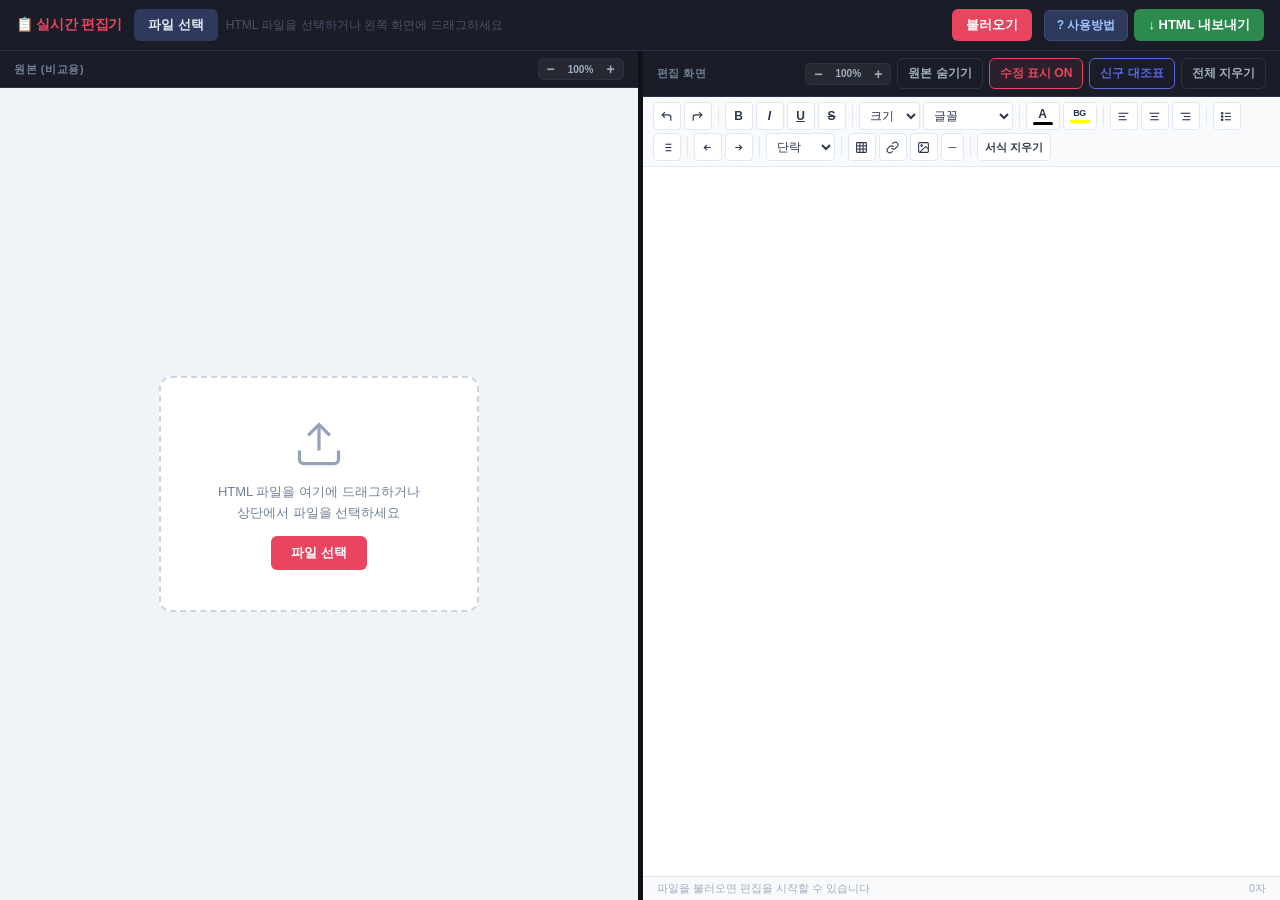
<file: apps/lse/index.html>
<!doctype html>
<html lang="ko">
  <head>
    <meta charset="UTF-8" />
    <meta name="viewport" content="width=device-width, initial-scale=1.0" />
    <title>개인정보 실시간 편집기</title>
    <link rel="stylesheet" href="editor.css" />
  </head>
  <body>
    <!-- ── Header ── -->
    <div class="header">
      <span class="logo">📋 실시간 편집기</span>

      <div class="file-zone">
        <label class="btn btn-file" for="fileInput">파일 선택</label>
        <input type="file" id="fileInput" accept=".html,.htm" />
        <span class="file-name" id="fileName"
          >HTML 파일을 선택하거나 왼쪽 화면에 드래그하세요</span
        >
        <button class="btn btn-primary" id="fileLoadBtn">불러오기</button>
      </div>

      <div class="header-actions">
        <button class="btn btn-help" id="helpBtn">? 사용방법</button>

        <button class="btn btn-success" id="exportBtn">↓ HTML 내보내기</button>
      </div>
    </div>

    <!-- ── Workspace ── -->
    <div class="workspace" id="workspace">
      <!-- 원본 패널 -->
      <div class="panel original-panel" id="originalPanel">
        <div class="panel-header">
          원본 (비교용)
          <div class="zoom-ctrl">
            <button class="zoom-btn" id="origZoomOut" title="축소">−</button>
            <input
              class="zoom-input"
              id="origZoomLabel"
              value="100%"
              title="비율 직접 입력 후 Enter"
            />
            <button class="zoom-btn" id="origZoomIn" title="확대">+</button>
          </div>
        </div>
        <div class="body" id="origBody">
          <div class="loading" id="loadingOverlay">
            <div class="spinner"></div>
            <p>파일을 불러오는 중...</p>
          </div>
          <div class="error-banner" id="errorBanner"></div>
          <div class="placeholder" id="placeholder">
            <div class="drop-zone" id="dropZone">
              <svg
                width="52"
                height="52"
                viewBox="0 0 24 24"
                fill="none"
                stroke="#94a3b8"
                stroke-width="1.5"
              >
                <path d="M21 15v4a2 2 0 0 1-2 2H5a2 2 0 0 1-2-2v-4" />
                <polyline points="17 8 12 3 7 8" />
                <line x1="12" y1="3" x2="12" y2="15" />
              </svg>
              <p>
                HTML 파일을 여기에 드래그하거나<br />상단에서 파일을 선택하세요
              </p>
              <label class="btn btn-primary drop-select-btn" for="fileInput"
                >파일 선택</label
              >
            </div>
          </div>
          <iframe
            id="originalFrame"
            sandbox="allow-scripts allow-same-origin allow-forms allow-popups"
          ></iframe>
        </div>
        <div class="click-hint" id="clickHint">
          ✦ 스크롤이 양쪽 화면에 동기화됩니다
        </div>
      </div>

      <!-- 분할선 -->
      <div class="divider" id="divider"></div>

      <!-- 편집 패널 -->
      <div class="panel editor-panel" id="editorPanel">
        <div class="panel-header">
          편집 화면
          <div style="display: flex; gap: 6px; align-items: center">
            <div class="zoom-ctrl">
              <button class="zoom-btn" id="editZoomOut" title="축소">−</button>
              <input
                class="zoom-input"
                id="editZoomLabel"
                value="100%"
                title="비율 직접 입력 후 Enter"
              />
              <button class="zoom-btn" id="editZoomIn" title="확대">+</button>
            </div>
            <button class="btn btn-outline toggle-orig-btn" id="toggleOrigBtn">
              원본 숨기기
            </button>
            <button
              class="btn btn-outline btn-diff-toggle active"
              id="diffToggleBtn"
            >
              수정 표시 ON
            </button>
            <button class="btn btn-outline btn-comp" id="compBtn">
              신구 대조표
            </button>
            <button class="btn btn-outline" id="clearBtn">전체 지우기</button>
          </div>
        </div>

        <!-- 툴바 -->
        <div class="toolbar" id="toolbar">
          <!-- 실행취소/다시실행 -->
          <button class="tb-btn" data-cmd="undo" title="실행 취소 (Ctrl+Z)">
            <svg
              width="13"
              height="13"
              viewBox="0 0 24 24"
              fill="none"
              stroke="currentColor"
              stroke-width="2.2"
            >
              <polyline points="9 14 4 9 9 4" />
              <path d="M20 20v-7a4 4 0 0 0-4-4H4" />
            </svg>
          </button>
          <button class="tb-btn" data-cmd="redo" title="다시 실행 (Ctrl+Y)">
            <svg
              width="13"
              height="13"
              viewBox="0 0 24 24"
              fill="none"
              stroke="currentColor"
              stroke-width="2.2"
            >
              <polyline points="15 14 20 9 15 4" />
              <path d="M4 20v-7a4 4 0 0 1 4-4h12" />
            </svg>
          </button>

          <div class="tb-sep"></div>

          <!-- 텍스트 스타일 -->
          <button class="tb-btn" data-cmd="bold" title="굵게 (Ctrl+B)">
            <b>B</b>
          </button>
          <button class="tb-btn" data-cmd="italic" title="기울임 (Ctrl+I)">
            <i>I</i>
          </button>
          <button class="tb-btn" data-cmd="underline" title="밑줄 (Ctrl+U)">
            <u>U</u>
          </button>
          <button class="tb-btn" data-cmd="strikeThrough" title="취소선">
            <s>S</s>
          </button>

          <div class="tb-sep"></div>

          <!-- 크기 / 글꼴 -->
          <select class="tb-select" id="sizeSelect" title="글자 크기">
            <option value="">크기</option>
            <option value="1">10px</option>
            <option value="2">12px</option>
            <option value="3">14px</option>
            <option value="4">16px</option>
            <option value="5">18px</option>
            <option value="6">24px</option>
            <option value="7">32px</option>
          </select>
          <select
            class="tb-select"
            id="fontSelect"
            title="글꼴"
            style="width: 90px"
          >
            <option value="">글꼴</option>
            <option value="Apple SD Gothic Neo">애플고딕</option>
            <option value="Noto Sans KR">Noto Sans</option>
            <option value="Malgun Gothic">맑은고딕</option>
            <option value="Nanum Gothic">나눔고딕</option>
            <option value="Georgia">Georgia</option>
            <option value="Courier New">Courier</option>
          </select>

          <div class="tb-sep"></div>

          <!-- 색상 팔레트 -->
          <div class="color-picker-wrap" id="textColorWrap">
            <button
              class="tb-btn color-btn"
              id="textColorBtn"
              title="글자 색상"
            >
              <span class="color-btn-inner">
                <span class="color-letter">A</span>
                <span
                  class="color-indicator"
                  id="textColorIndicator"
                  style="background: #000000"
                ></span>
              </span>
            </button>
            <div class="color-palette" id="textColorPalette">
              <div class="palette-label">글자 색상</div>
              <div class="palette-swatches" id="textSwatches"></div>
              <div class="palette-custom-row">
                <input
                  type="color"
                  class="palette-custom-input"
                  id="textColorCustom"
                  value="#000000"
                />
                <span class="palette-custom-label">직접 선택</span>
              </div>
            </div>
          </div>
          <div class="color-picker-wrap" id="bgColorWrap">
            <button
              class="tb-btn color-btn"
              id="bgColorBtn"
              title="배경(형광펜) 색상"
            >
              <span class="color-btn-inner">
                <span
                  class="color-letter"
                  style="
                    font-size: 9px;
                    font-weight: 800;
                    letter-spacing: -0.5px;
                  "
                  >BG</span
                >
                <span
                  class="color-indicator"
                  id="bgColorIndicator"
                  style="background: #ffff00"
                ></span>
              </span>
            </button>
            <div class="color-palette" id="bgColorPalette">
              <div class="palette-label">배경(형광펜) 색상</div>
              <div class="palette-swatches" id="bgSwatches"></div>
              <div class="palette-custom-row">
                <input
                  type="color"
                  class="palette-custom-input"
                  id="bgColorCustom"
                  value="#ffff00"
                />
                <span class="palette-custom-label">직접 선택</span>
              </div>
            </div>
          </div>

          <div class="tb-sep"></div>

          <!-- 정렬 -->
          <button class="tb-btn" data-cmd="justifyLeft" title="왼쪽 정렬">
            <svg
              width="13"
              height="13"
              viewBox="0 0 24 24"
              fill="none"
              stroke="currentColor"
              stroke-width="2"
            >
              <line x1="3" y1="6" x2="21" y2="6" />
              <line x1="3" y1="12" x2="15" y2="12" />
              <line x1="3" y1="18" x2="18" y2="18" />
            </svg>
          </button>
          <button class="tb-btn" data-cmd="justifyCenter" title="가운데 정렬">
            <svg
              width="13"
              height="13"
              viewBox="0 0 24 24"
              fill="none"
              stroke="currentColor"
              stroke-width="2"
            >
              <line x1="3" y1="6" x2="21" y2="6" />
              <line x1="6" y1="12" x2="18" y2="12" />
              <line x1="4" y1="18" x2="20" y2="18" />
            </svg>
          </button>
          <button class="tb-btn" data-cmd="justifyRight" title="오른쪽 정렬">
            <svg
              width="13"
              height="13"
              viewBox="0 0 24 24"
              fill="none"
              stroke="currentColor"
              stroke-width="2"
            >
              <line x1="3" y1="6" x2="21" y2="6" />
              <line x1="9" y1="12" x2="21" y2="12" />
              <line x1="6" y1="18" x2="21" y2="18" />
            </svg>
          </button>

          <div class="tb-sep"></div>

          <!-- 목록 -->
          <button
            class="tb-btn"
            data-cmd="insertUnorderedList"
            title="글머리 목록"
          >
            <svg
              width="13"
              height="13"
              viewBox="0 0 24 24"
              fill="none"
              stroke="currentColor"
              stroke-width="2"
            >
              <line x1="9" y1="6" x2="20" y2="6" />
              <line x1="9" y1="12" x2="20" y2="12" />
              <line x1="9" y1="18" x2="20" y2="18" />
              <circle cx="4" cy="6" r="1.5" fill="currentColor" />
              <circle cx="4" cy="12" r="1.5" fill="currentColor" />
              <circle cx="4" cy="18" r="1.5" fill="currentColor" />
            </svg>
          </button>
          <button class="tb-btn" data-cmd="insertOrderedList" title="번호 목록">
            <svg
              width="13"
              height="13"
              viewBox="0 0 24 24"
              fill="none"
              stroke="currentColor"
              stroke-width="2"
            >
              <line x1="10" y1="6" x2="21" y2="6" />
              <line x1="10" y1="12" x2="21" y2="12" />
              <line x1="10" y1="18" x2="21" y2="18" />
            </svg>
          </button>

          <div class="tb-sep"></div>

          <!-- 들여쓰기 -->
          <button class="tb-btn" data-cmd="outdent" title="내어쓰기">
            <svg
              width="13"
              height="13"
              viewBox="0 0 24 24"
              fill="none"
              stroke="currentColor"
              stroke-width="2"
            >
              <polyline points="11 17 6 12 11 7" />
              <line x1="6" y1="12" x2="18" y2="12" />
            </svg>
          </button>
          <button class="tb-btn" data-cmd="indent" title="들여쓰기">
            <svg
              width="13"
              height="13"
              viewBox="0 0 24 24"
              fill="none"
              stroke="currentColor"
              stroke-width="2"
            >
              <polyline points="13 17 18 12 13 7" />
              <line x1="6" y1="12" x2="18" y2="12" />
            </svg>
          </button>

          <div class="tb-sep"></div>

          <!-- 단락 형식 -->
          <select class="tb-select" id="blockSelect" title="단락 형식">
            <option value="">단락</option>
            <option value="h1">제목 1</option>
            <option value="h2">제목 2</option>
            <option value="h3">제목 3</option>
            <option value="p">본문</option>
            <option value="blockquote">인용</option>
            <option value="pre">코드</option>
          </select>

          <div class="tb-sep"></div>

          <!-- 표 삽입 드롭다운 -->
          <div class="tb-dropdown" id="tableDropdownWrap">
            <button class="tb-btn" id="tableBtn" title="표 삽입">
              <svg
                width="13"
                height="13"
                viewBox="0 0 24 24"
                fill="none"
                stroke="currentColor"
                stroke-width="2"
              >
                <rect x="3" y="3" width="18" height="18" rx="1" />
                <line x1="3" y1="9" x2="21" y2="9" />
                <line x1="3" y1="15" x2="21" y2="15" />
                <line x1="9" y1="3" x2="9" y2="21" />
                <line x1="15" y1="3" x2="15" y2="21" />
              </svg>
            </button>
            <div class="tb-dropdown-menu" id="tableMenu">
              <div class="table-grid" id="tableGrid"></div>
              <div class="table-size-label" id="tableSizeLabel">
                표 크기 선택 (최대 8×8)
              </div>
            </div>
          </div>

          <!-- 링크 삽입 -->
          <button class="tb-btn" id="linkBtn" title="링크 삽입">
            <svg
              width="13"
              height="13"
              viewBox="0 0 24 24"
              fill="none"
              stroke="currentColor"
              stroke-width="2"
            >
              <path
                d="M10 13a5 5 0 0 0 7.54.54l3-3a5 5 0 0 0-7.07-7.07l-1.72 1.71"
              />
              <path
                d="M14 11a5 5 0 0 0-7.54-.54l-3 3a5 5 0 0 0 7.07 7.07l1.71-1.71"
              />
            </svg>
          </button>

          <!-- 이미지 삽입 -->
          <button class="tb-btn" id="imgInsertBtn" title="이미지 삽입">
            <svg
              width="13"
              height="13"
              viewBox="0 0 24 24"
              fill="none"
              stroke="currentColor"
              stroke-width="2"
            >
              <rect x="3" y="3" width="18" height="18" rx="2" />
              <circle cx="8.5" cy="8.5" r="1.5" />
              <polyline points="21 15 16 10 5 21" />
            </svg>
          </button>
          <input
            type="file"
            id="imgFileInput"
            accept="image/*"
            style="display: none"
          />

          <!-- 수평선 -->
          <button class="tb-btn tb-btn-text" id="hrBtn" title="수평선 삽입">
            ─
          </button>

          <div class="tb-sep"></div>

          <button
            class="tb-btn tb-btn-text"
            data-cmd="removeFormat"
            title="서식 제거"
          >
            서식 지우기
          </button>
        </div>

        <!-- 편집 영역 -->
        <div class="frame-zoom-wrap" id="editFrameWrap">
          <iframe id="editorFrame"></iframe>
        </div>

        <!-- 상태 바 -->
        <div class="status-bar">
          <span id="statusText">파일을 불러오면 편집을 시작할 수 있습니다</span>
          <span id="charCount">0자</span>
        </div>
      </div>
    </div>

    <!-- ── 플로팅 서식 툴바 (텍스트 선택 시) ── -->
    <div id="floatBar" class="float-bar">
      <button class="fb-btn" data-cmd="bold" title="굵게"><b>B</b></button>
      <button class="fb-btn" data-cmd="italic" title="기울임"><i>I</i></button>
      <button class="fb-btn" data-cmd="underline" title="밑줄"><u>U</u></button>
      <button class="fb-btn" data-cmd="strikeThrough" title="취소선">
        <s>S</s>
      </button>
      <div class="fb-sep"></div>
      <div class="color-picker-wrap fb-color-wrap" id="fbTextColorWrap">
        <button
          class="fb-btn fb-color-btn"
          id="fbTextColorBtn"
          title="글자 색상"
        >
          <span class="fb-color-inner">
            <b style="font-size: 12px; color: #e2e8f0">A</b>
            <span
              class="fb-color-bar"
              id="fbTextColorBar"
              style="background: #e94560"
            ></span>
          </span>
        </button>
        <div class="color-palette fb-palette" id="fbTextColorPalette">
          <div class="palette-label">글자 색상</div>
          <div class="palette-swatches" id="fbTextSwatches"></div>
          <div class="palette-custom-row">
            <input
              type="color"
              class="palette-custom-input"
              id="fbTextColorCustom"
              value="#000000"
            />
            <span class="palette-custom-label">직접 선택</span>
          </div>
        </div>
      </div>
      <div class="fb-sep"></div>
      <button class="fb-btn" id="fbLinkBtn" title="링크 삽입">
        <svg
          width="12"
          height="12"
          viewBox="0 0 24 24"
          fill="none"
          stroke="currentColor"
          stroke-width="2.5"
        >
          <path
            d="M10 13a5 5 0 0 0 7.54.54l3-3a5 5 0 0 0-7.07-7.07l-1.72 1.71"
          />
          <path
            d="M14 11a5 5 0 0 0-7.54-.54l-3 3a5 5 0 0 0 7.07 7.07l1.71-1.71"
          />
        </svg>
      </button>
    </div>

    <!-- ── 컨텍스트 메뉴 ── -->
    <div class="context-menu" id="contextMenu">
      <div class="ctx-item" data-action="bold"><b>B</b>&nbsp; 굵게</div>
      <div class="ctx-item" data-action="italic"><i>I</i>&nbsp; 기울임</div>
      <div class="ctx-item" data-action="underline"><u>U</u>&nbsp; 밑줄</div>
      <div class="ctx-sep"></div>
      <div class="ctx-item" data-action="link">🔗 링크 삽입</div>
      <div class="ctx-item" data-action="table">표 삽입</div>
      <div class="ctx-item" data-action="hr">— 수평선 삽입</div>
      <div class="ctx-sep ctx-table-sep" id="ctxTableSep"></div>
      <div
        class="ctx-item ctx-table-item"
        id="ctxInsRowAbove"
        data-action="insertRowAbove"
      >
        ↑ 위에 행 삽입
      </div>
      <div
        class="ctx-item ctx-table-item"
        id="ctxInsRowBelow"
        data-action="insertRowBelow"
      >
        ↓ 아래에 행 삽입
      </div>
      <div
        class="ctx-item ctx-table-item"
        id="ctxInsColLeft"
        data-action="insertColLeft"
      >
        ← 왼쪽에 열 삽입
      </div>
      <div
        class="ctx-item ctx-table-item"
        id="ctxInsColRight"
        data-action="insertColRight"
      >
        → 오른쪽에 열 삽입
      </div>
      <div
        class="ctx-item ctx-table-item ctx-danger"
        id="ctxDelRow"
        data-action="deleteRow"
      >
        행 삭제
      </div>
      <div
        class="ctx-item ctx-table-item ctx-danger"
        id="ctxDelCol"
        data-action="deleteCol"
      >
        열 삭제
      </div>
      <div class="ctx-sep"></div>
      <div class="ctx-item" data-action="removeFormat">서식 제거</div>
      <div class="ctx-sep"></div>
      <div class="ctx-item" data-action="undo">↩ 실행 취소</div>
      <div class="ctx-item" data-action="redo">↪ 다시 실행</div>
    </div>

    <!-- ── 링크 모달 ── -->
    <div class="modal-overlay" id="linkModal">
      <div class="modal">
        <div class="modal-header">
          <h2 class="modal-title">링크 삽입</h2>
          <button class="modal-close" id="linkClose">✕</button>
        </div>
        <div class="modal-body">
          <div class="form-group">
            <label class="form-label">표시 텍스트</label>
            <input
              type="text"
              class="form-input"
              id="linkTextInput"
              placeholder="링크에 표시될 텍스트"
            />
          </div>
          <div class="form-group">
            <label class="form-label"
              >URL <span style="color: #e94560">*</span></label
            >
            <input
              type="text"
              class="form-input"
              id="linkUrlInput"
              placeholder="https://example.com 또는 mailto:name@email.com"
            />
          </div>
        </div>
        <div class="modal-footer">
          <button class="btn btn-outline" id="linkCancel">취소</button>
          <button class="btn btn-primary" id="linkConfirm">삽입</button>
        </div>
      </div>
    </div>

    <!-- ── 사용방법 모달 ── -->
    <div class="modal-overlay" id="helpModal">
      <div class="modal modal-lg">
        <div class="modal-header">
          <h2 class="modal-title">사용방법</h2>
          <button class="modal-close" id="helpClose">✕</button>
        </div>
        <div class="modal-body">
          <p class="help-intro">
            개인정보처리방침·동의서 등 HTML 문서를 불러와 직접 편집하고
            HTML로 저장하는 도구입니다.
          </p>
          <div class="help-steps">
            <div class="help-step">
              <div class="help-step-num">1</div>
              <div class="help-step-content">
                <h3>파일 불러오기</h3>
                <p>
                  상단 <strong>파일 선택</strong> 버튼을 클릭하거나, 왼쪽 화면에
                  HTML 파일을 <strong>드래그&드롭</strong>합니다.
                </p>
              </div>
            </div>
            <div class="help-step">
              <div class="help-step-num">2</div>
              <div class="help-step-content">
                <h3>텍스트 직접 편집</h3>
                <p>
                  오른쪽 편집 화면에서 원하는 곳을 <strong>클릭</strong>하면
                  바로 텍스트를 수정할 수 있습니다. 회사명, 담당자, 연락처, 조항
                  내용 등을 자유롭게 변경하세요.
                </p>
              </div>
            </div>
            <div class="help-step">
              <div class="help-step-num">3</div>
              <div class="help-step-content">
                <h3>서식 적용</h3>
                <p>
                  텍스트를 <strong>드래그하여 선택</strong>한 후 툴바에서
                  굵기·기울임·글자 크기·색상·정렬 등을 적용합니다. 단락 형식으로
                  제목(H1~H3) 또는 본문을 지정할 수도 있습니다.
                </p>
              </div>
            </div>
            <div class="help-step">
              <div class="help-step-num">4</div>
              <div class="help-step-content">
                <h3>표(Table) 삽입 · 편집</h3>
                <p>
                  툴바의 <strong>표 아이콘(⊞)</strong>을 클릭하면 격자가
                  나타납니다. 원하는 행·열 수에 마우스를 올리고 클릭하면 표가
                  삽입됩니다.<br />표 셀 위에서 <strong>우클릭</strong>하면
                  행·열 추가/삭제 메뉴가 표시됩니다.
                </p>
              </div>
            </div>
            <div class="help-step">
              <div class="help-step-num">5</div>
              <div class="help-step-content">
                <h3>링크 삽입</h3>
                <p>
                  링크를 걸 텍스트를 선택한 후 툴바의
                  <strong>링크 아이콘(🔗)</strong>을 클릭합니다. URL 입력창이
                  열리면 주소를 입력하고 삽입합니다.
                </p>
              </div>
            </div>
            <div class="help-step">
              <div class="help-step-num">6</div>
              <div class="help-step-content">
                <h3>변경사항 비교</h3>
                <p>
                  수정된 부분은 <strong>빨간 테두리</strong>로 강조됩니다.
                  왼쪽의 원본과 비교하며 확인하세요. 상단
                  <strong>원본 숨기기</strong> 버튼으로 편집 공간을 넓힐 수
                  있습니다.
                </p>
              </div>
            </div>
            <div class="help-step">
              <div class="help-step-num">7</div>
              <div class="help-step-content">
                <h3>HTML 내보내기</h3>
                <p>
                  편집 완료 후 상단 <strong>HTML 내보내기</strong> 버튼을 클릭하면
                  원본 CSS·스타일이 유지된 HTML 파일이 다운로드됩니다.
                </p>
              </div>
            </div>
          </div>
          <div class="help-shortcuts">
            <h3>단축키</h3>
            <div class="shortcut-grid">
              <div><kbd>Ctrl+Z</kbd> 실행 취소</div>
              <div><kbd>Ctrl+Y</kbd> 다시 실행</div>
              <div><kbd>Ctrl+B</kbd> 굵게</div>
              <div><kbd>Ctrl+I</kbd> 기울임</div>
              <div><kbd>Ctrl+U</kbd> 밑줄</div>
              <div><kbd>Ctrl+A</kbd> 전체 선택</div>
            </div>
          </div>
        </div>
        <div class="modal-footer">
          <button class="btn btn-primary" id="helpOk">확인</button>
        </div>
      </div>
    </div>

    <!-- ── 신구 대조표 모달 ── -->
    <div class="modal-overlay" id="compModal">
      <div class="modal modal-comp">
        <div class="modal-header">
          <div>
            <h2 class="modal-title">신구 대조표</h2>
            <p class="comp-subtitle">
              수정된 내용을 현행·개정 두 열로 비교합니다.
            </p>
          </div>
          <div style="display: flex; gap: 8px; align-items: center">
            <button class="btn btn-outline comp-print-btn" id="compPrintBtn">
              🖨 인쇄
            </button>
            <button class="modal-close" id="compClose">✕</button>
          </div>
        </div>
        <div class="modal-body comp-modal-body" id="compContent">
          <div class="comp-empty" id="compEmpty">변경된 내용이 없습니다.</div>
        </div>
        <div class="modal-footer">
          <span class="comp-change-count" id="compChangeCount"></span>
          <button class="btn btn-primary" id="compOk">닫기</button>
        </div>
      </div>
    </div>

    <script src="editor.js?v=10"></script>
  </body>
</html>
</file>
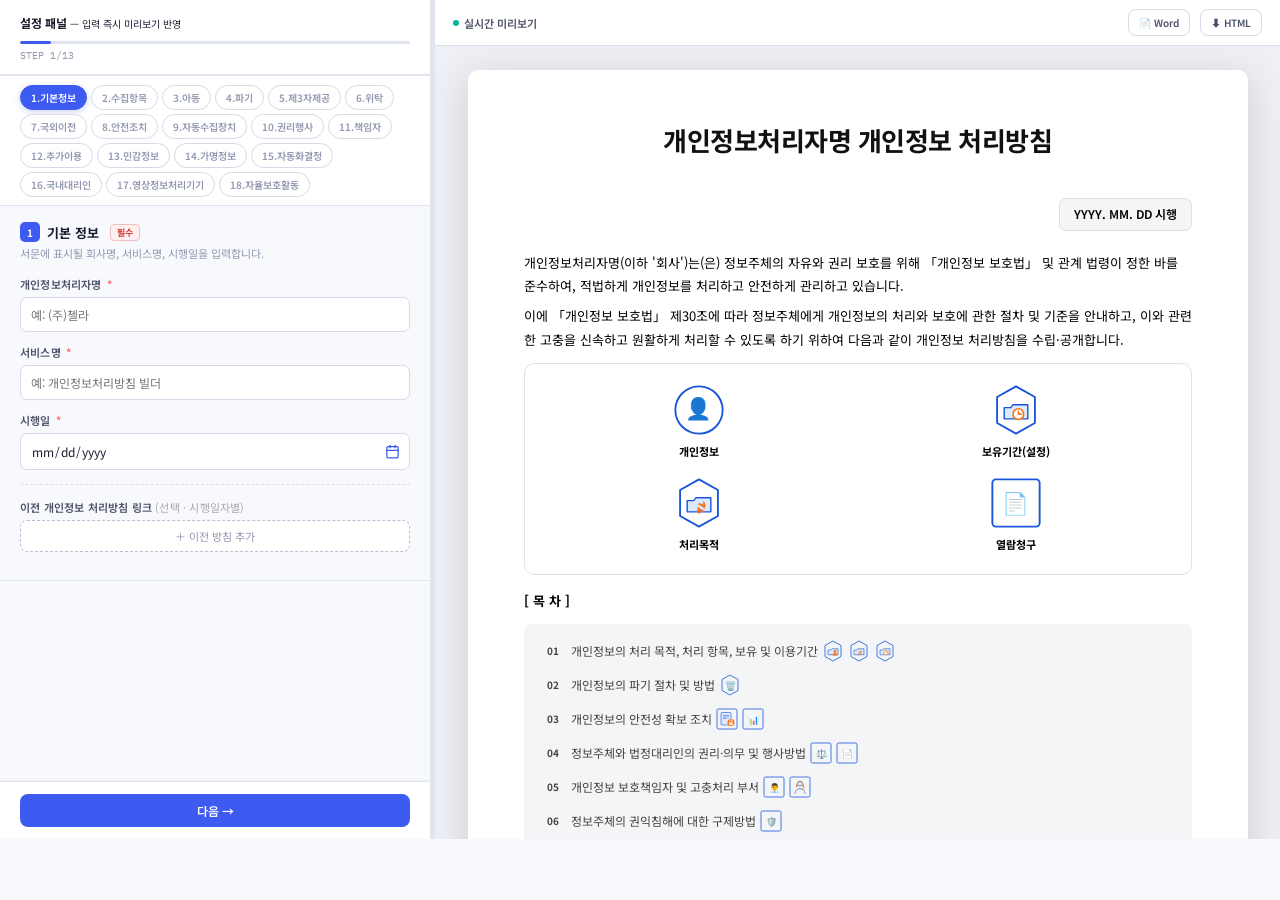
<file: builder.html>
<!doctype html>
<html lang="ko">
  <head>
    <meta charset="utf-8" />
    <meta name="viewport" content="width=device-width, initial-scale=1" />
    <title>첼라 개인정보처리방침 빌더</title>
    <link
      href="https://fonts.googleapis.com/css2?family=Noto+Sans+KR:wght@300;400;500;700;900&family=IBM+Plex+Mono:wght@400;600&display=swap"
      rel="stylesheet"
    />
    <link rel="stylesheet" href="styles.css" />
  </head>
  <body>
    <div class="app-layout">
      <!-- ══════════════ SIDEBAR ══════════════ -->
      <div class="sidebar">
        <div class="sidebar-header">
          <div style="font-size: 12px; font-weight: 700; color: var(--text)">
            설정 패널
            <span style="font-size: 10px; color: var(--text3); font-weight: 400"
              >— 입력 즉시 미리보기 반영</span
            >
          </div>
          <div class="progress-bar">
            <div
              class="progress-fill"
              id="progressFill"
              style="width: 8%"
            ></div>
          </div>
          <div class="progress-text" id="progressText">STEP 1/13</div>
        </div>

        <div class="steps-nav" id="stepsNav">
          <div class="step-chip active" data-step="1" onclick="goStep(1)">
            1.기본정보
          </div>
          <div class="step-chip" data-step="2" onclick="goStep(2)">
            2.수집항목
          </div>
          <div class="step-chip" data-step="3" onclick="goStep(3)">3.아동</div>
          <div class="step-chip" data-step="4" onclick="goStep(4)">4.파기</div>
          <div class="step-chip" data-step="5" onclick="goStep(5)">
            5.제3자제공
          </div>
          <div class="step-chip" data-step="6" onclick="goStep(6)">6.위탁</div>
          <div class="step-chip" data-step="7" onclick="goStep(7)">
            7.국외이전
          </div>
          <div class="step-chip" data-step="8" onclick="goStep(8)">
            8.안전조치
          </div>
          <div class="step-chip" data-step="9" onclick="goStep(9)">
            9.자동수집장치
          </div>
          <div class="step-chip" data-step="10" onclick="goStep(10)">
            10.권리행사
          </div>
          <div class="step-chip" data-step="11" onclick="goStep(11)">
            11.책임자
          </div>
          <div class="step-chip" data-step="12" onclick="goStep(12)">
            12.추가이용
          </div>
          <div class="step-chip" data-step="13" onclick="goStep(13)">
            13.민감정보
          </div>
          <div class="step-chip" data-step="14" onclick="goStep(14)">
            14.가명정보
          </div>
          <div class="step-chip" data-step="15" onclick="goStep(15)">
            15.자동화결정
          </div>
          <div class="step-chip" data-step="16" onclick="goStep(16)">
            16.국내대리인
          </div>
          <div class="step-chip" data-step="17" onclick="goStep(17)">
            17.영상정보처리기기
          </div>
          <div class="step-chip" data-step="18" onclick="goStep(18)">
            18.자율보호활동
          </div>
        </div>

        <!-- step panels injected here by renderSteps() in js/steps.js -->
        <div id="stepsContent"></div>

        <div style="flex: 1"></div>
        <div class="sidebar-footer">
          <button
            class="btn btn-ghost"
            id="prevBtn"
            onclick="prevStep()"
            style="display: none"
          >
            ← 이전
          </button>
          <button
            class="btn"
            id="nextBtn"
            onclick="nextStep()"
            style="
              background: var(--accent);
              color: #fff;
              flex: 1;
              justify-content: center;
            "
          >
            다음 →
          </button>
        </div>
      </div>

      <!-- ══════════════ RESIZE HANDLE ══════════════ -->
      <div class="resize-handle" id="resizeHandle"></div>

      <!-- ══════════════ PREVIEW ══════════════ -->
      <div class="preview-panel" id="previewPanel">
        <div class="preview-toolbar">
          <div class="preview-title">
            <div class="live-dot"></div>
            실시간 미리보기
          </div>
          <div style="flex: 1"></div>
          <button
            class="btn btn-ghost"
            style="font-size: 10px; padding: 5px 10px"
            onclick="downloadWord()"
          >
            📄 Word
          </button>
          <button
            class="btn btn-ghost"
            style="font-size: 10px; padding: 5px 10px"
            onclick="downloadHTML()"
          >
            ⬇️ HTML
          </button>
        </div>
        <div class="preview-frame">
          <div class="preview-doc">
            <div id="previewContent" class="pp"></div>
          </div>
        </div>
      </div>
    </div>
    <!-- /app-layout -->

    <div class="toast" id="toast"></div>

    <!-- modules (load order matters) -->
    <script src="js/state.js"></script>
    <script src="js/navigation.js"></script>
    <script src="js/helpers.js"></script>
    <script src="js/collect.js"></script>
    <script src="js/children.js"></script>
    <script src="js/retention.js"></script>
    <script src="js/thirdparty.js"></script>
    <script src="js/delegation.js"></script>
    <script src="js/overseas.js"></script>
    <script src="js/security.js"></script>
    <script src="js/behavioral.js"></script>
    <script src="js/addusage.js"></script>
    <script src="js/sensitive.js"></script>
    <script src="js/pseudonym.js"></script>
    <script src="js/autodecision.js"></script>
    <script src="js/departments.js"></script>
    <script src="js/cctv.js"></script>
    <script src="js/steps.js"></script>
    <script src="js/preview.js"></script>
    <script src="js/export.js"></script>
    <script src="js/init.js"></script>
  </body>
</html>
</file>
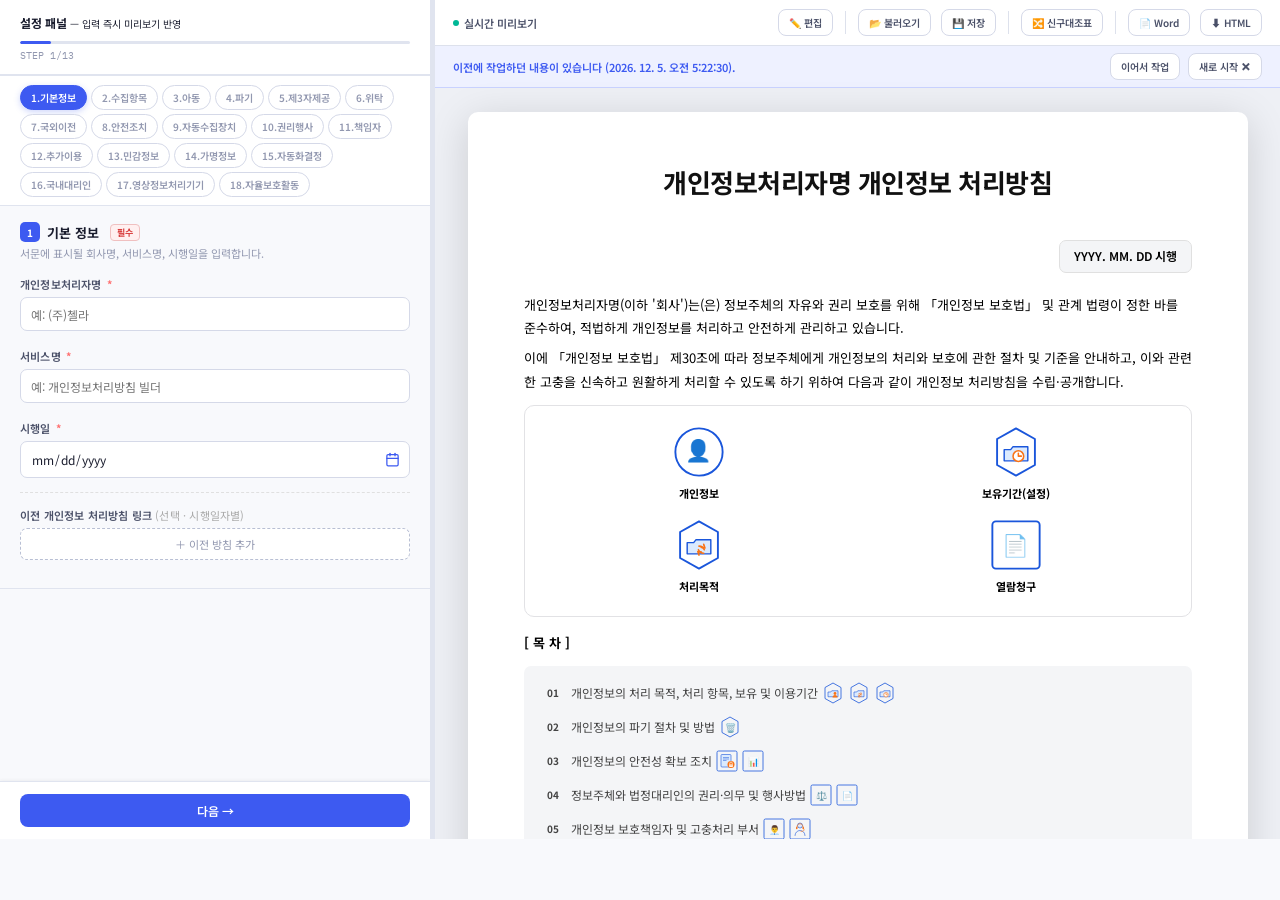
<file: apps/ppb/builder.html>
<!doctype html>
<html lang="ko">
  <head>
    <meta charset="utf-8" />
    <meta name="viewport" content="width=device-width, initial-scale=1" />
    <title>첼라 개인정보처리방침 빌더</title>
    <link
      href="https://fonts.googleapis.com/css2?family=Noto+Sans+KR:wght@300;400;500;700;900&family=IBM+Plex+Mono:wght@400;600&display=swap"
      rel="stylesheet"
    />
    <link rel="stylesheet" href="styles.css" />
  </head>
  <body>
    <div class="app-layout">
      <!-- ══════════════ SIDEBAR ══════════════ -->
      <div class="sidebar">
        <div class="sidebar-header">
          <div style="font-size: 12px; font-weight: 700; color: var(--text)">
            설정 패널
            <span style="font-size: 10px; color: var(--text3); font-weight: 400"
              >— 입력 즉시 미리보기 반영</span
            >
          </div>
          <div class="progress-bar">
            <div
              class="progress-fill"
              id="progressFill"
              style="width: 8%"
            ></div>
          </div>
          <div class="progress-text" id="progressText">STEP 1/13</div>
        </div>

        <div class="steps-nav" id="stepsNav">
          <div class="step-chip active" data-step="1" onclick="goStep(1)">
            1.기본정보
          </div>
          <div class="step-chip" data-step="2" onclick="goStep(2)">
            2.수집항목
          </div>
          <div class="step-chip" data-step="3" onclick="goStep(3)">3.아동</div>
          <div class="step-chip" data-step="4" onclick="goStep(4)">4.파기</div>
          <div class="step-chip" data-step="5" onclick="goStep(5)">
            5.제3자제공
          </div>
          <div class="step-chip" data-step="6" onclick="goStep(6)">6.위탁</div>
          <div class="step-chip" data-step="7" onclick="goStep(7)">
            7.국외이전
          </div>
          <div class="step-chip" data-step="8" onclick="goStep(8)">
            8.안전조치
          </div>
          <div class="step-chip" data-step="9" onclick="goStep(9)">
            9.자동수집장치
          </div>
          <div class="step-chip" data-step="10" onclick="goStep(10)">
            10.권리행사
          </div>
          <div class="step-chip" data-step="11" onclick="goStep(11)">
            11.책임자
          </div>
          <div class="step-chip" data-step="12" onclick="goStep(12)">
            12.추가이용
          </div>
          <div class="step-chip" data-step="13" onclick="goStep(13)">
            13.민감정보
          </div>
          <div class="step-chip" data-step="14" onclick="goStep(14)">
            14.가명정보
          </div>
          <div class="step-chip" data-step="15" onclick="goStep(15)">
            15.자동화결정
          </div>
          <div class="step-chip" data-step="16" onclick="goStep(16)">
            16.국내대리인
          </div>
          <div class="step-chip" data-step="17" onclick="goStep(17)">
            17.영상정보처리기기
          </div>
          <div class="step-chip" data-step="18" onclick="goStep(18)">
            18.자율보호활동
          </div>
        </div>

        <!-- step panels injected here by renderSteps() in js/engine/steps.js -->
        <div id="stepsContent"></div>

        <div style="flex: 1"></div>
        <div class="sidebar-footer">
          <button
            class="btn btn-ghost"
            id="prevBtn"
            onclick="prevStep()"
            style="display: none"
          >
            ← 이전
          </button>
          <button
            class="btn"
            id="nextBtn"
            onclick="nextStep()"
            style="
              background: var(--accent);
              color: #fff;
              flex: 1;
              justify-content: center;
            "
          >
            다음 →
          </button>
        </div>
      </div>

      <!-- ══════════════ RESIZE HANDLE ══════════════ -->
      <div class="resize-handle" id="resizeHandle"></div>

      <!-- ══════════════ PREVIEW ══════════════ -->
      <div class="preview-panel" id="previewPanel">
        <div class="preview-toolbar">
          <div class="preview-title">
            <div class="live-dot"></div>
            실시간 미리보기
          </div>
          <span
            class="loaded-file-chip"
            id="loadedFileChip"
            style="display: none"
          >
            <span class="loaded-file-icon">📂</span>
            <span class="loaded-file-name" id="loadedFileName"></span>
            <button
              type="button"
              class="loaded-file-close"
              onclick="clearLoadedFileChip()"
              title="파일명 표시 닫기"
              aria-label="파일명 표시 닫기"
            >
              ×
            </button>
          </span>
          <div style="flex: 1"></div>
          <div id="formatPicker" class="fmt-picker" style="display: none">
            <span class="fmt-label">서식</span>
            <div class="fmt-seg">
              <button
                class="fmt-btn active"
                id="fmtHlBtn"
                onclick="setEditFormat('highlight')"
                title="형광펜 — 선택 글자를 칠하기/제거 (Ctrl+B)"
              >
                🖍 형광펜
              </button>
              <button
                class="fmt-btn"
                id="fmtBoldBtn"
                onclick="setEditFormat('bold')"
                title="굵게"
              >
                <b>B</b> 볼드
              </button>
            </div>
            <div class="fmt-seg">
              <button
                class="fmt-btn"
                id="fmtUndoBtn"
                onclick="editUndo()"
                title="되돌리기 (Ctrl+Z)"
              >
                ↶ 되돌리기
              </button>
              <button
                class="fmt-btn"
                id="fmtRedoBtn"
                onclick="editRedo()"
                title="다시실행 (Ctrl+Shift+Z)"
              >
                ↷ 다시실행
              </button>
            </div>
          </div>
          <button
            class="btn btn-ghost"
            id="revertEditBtn"
            style="font-size: 10px; padding: 5px 10px; display: none"
            onclick="revertEdits()"
          >
            ↺ 원본으로
          </button>
          <button
            class="btn btn-ghost"
            id="editModeBtn"
            style="font-size: 10px; padding: 5px 10px"
            onclick="toggleEditMode()"
          >
            ✏️ 편집
          </button>
          <span class="toolbar-divider"></span>
          <button
            class="btn btn-ghost"
            style="font-size: 10px; padding: 5px 10px"
            onclick="document.getElementById('projectFileInput').click()"
            title="저장한 .json 또는 상태가 내장된 HTML 파일을 불러옵니다"
          >
            📂 불러오기
          </button>
          <button
            class="btn btn-ghost"
            style="font-size: 10px; padding: 5px 10px"
            onclick="saveProjectFile()"
            title="현재 작업을 .json 프로젝트 파일로 저장합니다"
          >
            💾 저장
          </button>
          <input
            type="file"
            id="projectFileInput"
            accept=".json,.html,.htm"
            style="display: none"
            onchange="loadProjectFromFile(this)"
          />
          <span class="toolbar-divider"></span>
          <button
            class="btn btn-ghost"
            id="compareBtn"
            style="font-size: 10px; padding: 5px 10px"
            onclick="openCompare()"
            title="고객사 기존 처리방침 파일과 지금 만든 개정안을 신구대조표로 비교합니다"
          >
            🔀 신구대조표
          </button>
          <span class="toolbar-divider"></span>
          <button
            class="btn btn-ghost"
            style="font-size: 10px; padding: 5px 10px"
            onclick="downloadWord()"
          >
            📄 Word
          </button>
          <button
            class="btn btn-ghost"
            style="font-size: 10px; padding: 5px 10px"
            onclick="downloadHTML()"
          >
            ⬇️ HTML
          </button>
        </div>
        <div class="restore-banner" id="restoreBanner" style="display: none">
          <span id="restoreBannerText">이전에 작업하던 내용이 있습니다.</span>
          <span style="flex: 1"></span>
          <button class="btn btn-ghost" onclick="restorePending()">
            이어서 작업
          </button>
          <button
            class="btn btn-ghost"
            onclick="dismissRestore()"
            title="이 기록을 지우고 새 문서로 시작합니다"
          >
            새로 시작 ✕
          </button>
        </div>
        <div class="edit-banner" id="editBanner" style="display: none"></div>
        <div class="preview-frame">
          <div class="preview-doc">
            <div id="previewContent" class="pp"></div>
          </div>
        </div>
      </div>
    </div>
    <!-- /app-layout -->

    <div class="toast" id="toast"></div>

    <!-- ══════════════ 시작 모드 선택 ══════════════ -->
    <style>
      .mode-overlay {
        position: fixed;
        inset: 0;
        background: rgba(20, 22, 34, 0.6);
        z-index: 10000;
        display: flex;
        align-items: center;
        justify-content: center;
        padding: 24px;
        font-family: "Noto Sans KR", sans-serif;
      }
      .mode-box {
        background: #fff;
        border-radius: 16px;
        width: min(760px, 96vw);
        padding: 32px 30px 26px;
        box-shadow: 0 24px 70px rgba(0, 0, 0, 0.34);
      }
      .mode-title {
        font-size: 19px;
        font-weight: 800;
        color: #1a1d2e;
        text-align: center;
      }
      .mode-sub {
        font-size: 13px;
        color: #7b8194;
        text-align: center;
        margin: 8px 0 22px;
      }
      .mode-grid {
        display: grid;
        grid-template-columns: repeat(3, 1fr);
        gap: 14px;
      }
      @media (max-width: 640px) {
        .mode-grid {
          grid-template-columns: 1fr;
        }
      }
      .mode-card {
        border: 1.5px solid #e6e8f0;
        border-radius: 12px;
        padding: 20px 16px;
        cursor: pointer;
        text-align: center;
        transition: 0.15s;
        background: #fafbff;
      }
      .mode-card:hover {
        border-color: #3d5af1;
        background: #f2f5ff;
        transform: translateY(-2px);
      }
      .mode-card-ico {
        font-size: 30px;
      }
      .mode-card-name {
        font-size: 15px;
        font-weight: 800;
        color: #1a1d2e;
        margin: 10px 0 6px;
      }
      .mode-card-desc {
        font-size: 12px;
        color: #7b8194;
        line-height: 1.6;
      }
      .mode-skip {
        margin-top: 20px;
        text-align: center;
      }
      .mode-skip button {
        border: none;
        background: transparent;
        color: #b4b8c6;
        font-size: 12px;
        cursor: pointer;
      }
      .mode-skip button:hover {
        color: #7b8194;
      }
      @keyframes btnPulse {
        0%,
        100% {
          box-shadow: 0 0 0 0 rgba(61, 90, 241, 0.5);
        }
        50% {
          box-shadow: 0 0 0 5px rgba(61, 90, 241, 0);
        }
      }
      .btn-pulse {
        animation: btnPulse 1.2s ease-out infinite;
        border-color: #3d5af1 !important;
        color: #3d5af1 !important;
      }
    </style>
    <div class="mode-overlay" id="modeOverlay" style="display: none">
      <div class="mode-box">
        <div class="mode-title">개인정보처리방침 빌더</div>
        <div class="mode-sub">어떻게 시작할까요?</div>
        <div class="mode-grid">
          <div class="mode-card" onclick="startMode('new')">
            <div class="mode-card-ico">✨</div>
            <div class="mode-card-name">신규 생성</div>
            <div class="mode-card-desc">빈 문서에서 18단계로 새 처리방침을 작성합니다.</div>
          </div>
          <div class="mode-card" onclick="startMode('continue')">
            <div class="mode-card-ico">📂</div>
            <div class="mode-card-name">이어서 작업</div>
            <div class="mode-card-desc">저장한 프로젝트(.json/HTML)를 불러와 이어서 편집합니다.</div>
          </div>
          <div class="mode-card" onclick="startMode('compare')">
            <div class="mode-card-ico">🔀</div>
            <div class="mode-card-name">신구대조 작업</div>
            <div class="mode-card-desc">
              PPB로 만든 파일을 불러와 현행 기준으로 삼고, 수정한 부분을 신구대조표로 뽑습니다.
            </div>
          </div>
        </div>
        <div class="mode-skip">
          <button onclick="startMode('new')">건너뛰고 바로 시작 →</button>
        </div>
      </div>
    </div>

    <!-- modules (load order matters — js/ 폴더: core / sections / engine) -->
    <!-- core: 앱 골격 (state 가장 먼저) -->
    <script src="js/core/state.js"></script>
    <script src="js/core/navigation.js"></script>
    <script src="js/core/helpers.js"></script>
    <script src="js/core/sortable.js"></script>
    <!-- sections: 스텝별 기능 모듈 -->
    <script src="js/sections/collect.js"></script>
    <script src="js/sections/children.js"></script>
    <script src="js/sections/retention.js"></script>
    <script src="js/sections/thirdparty.js"></script>
    <script src="js/sections/delegation.js"></script>
    <script src="js/sections/overseas.js"></script>
    <script src="js/sections/security.js"></script>
    <script src="js/sections/behavioral.js"></script>
    <script src="js/sections/addusage.js"></script>
    <script src="js/sections/sensitive.js"></script>
    <script src="js/sections/pseudonym.js"></script>
    <script src="js/sections/autodecision.js"></script>
    <script src="js/sections/departments.js"></script>
    <script src="js/sections/cctv.js"></script>
    <!-- engine: 렌더·출력 -->
    <script src="js/engine/steps.js"></script>
    <script src="js/engine/preview.js"></script>
    <script src="js/engine/export.js"></script>
    <script src="js/engine/editmode.js"></script>
    <!-- 신구대조표: 파서 라이브러리는 apps/dct/lib 를 공유 참조 (중복 방지) -->
    <script src="../dct/lib/mammoth.browser.min.js"></script>
    <script src="../dct/lib/fflate.min.js"></script>
    <script src="../dct/lib/exceljs.min.js"></script>
    <script src="js/engine/compare.js"></script>
    <!-- core: 저장/불러오기/폼 복원 (preview·export 이후) -->
    <script src="js/core/persistence.js"></script>
    <!-- core: 설정 패널 줄바꿈(autoline) — preview 이후 로드 -->
    <script src="js/core/autoline.js"></script>
    <!-- core: 초기화 (가장 마지막) -->
    <script src="js/core/init.js"></script>
  </body>
</html>
</file>
<file: apps/lse/editor.css>
* { box-sizing: border-box; margin: 0; padding: 0; }

body {
  font-family: 'Apple SD Gothic Neo', 'Noto Sans KR', sans-serif;
  background: #0f1117;
  height: 100vh;
  display: flex;
  flex-direction: column;
  overflow: hidden;
}

/* ── Header ── */
.header {
  background: #1a1d27;
  border-bottom: 1px solid #2d3148;
  padding: 9px 16px;
  display: flex;
  align-items: center;
  gap: 12px;
  flex-shrink: 0;
}

.logo {
  font-size: 14px;
  font-weight: 700;
  color: #e94560;
  white-space: nowrap;
  letter-spacing: -0.3px;
  flex-shrink: 0;
}

/* ── File zone ── */
.file-zone {
  flex: 1;
  display: flex;
  gap: 8px;
  align-items: center;
  min-width: 0;
}

.file-name {
  flex: 1;
  font-size: 12px;
  color: #4a5068;
  white-space: nowrap;
  overflow: hidden;
  text-overflow: ellipsis;
  min-width: 0;
}

.file-name.has-file { color: #a0aec0; }

#fileInput { display: none; }

/* ── Header actions ── */
.header-actions {
  display: flex;
  gap: 6px;
  align-items: center;
  flex-shrink: 0;
}

/* ── Buttons ── */
.btn {
  padding: 7px 14px;
  border: none;
  border-radius: 6px;
  font-size: 13px;
  font-weight: 600;
  cursor: pointer;
  transition: all 0.15s;
  white-space: nowrap;
}

.btn-primary { background: #e94560; color: #fff; }
.btn-primary:hover { background: #c73652; }
.btn-primary:disabled { background: #4a5068; cursor: default; }

.btn-success { background: #2d8a4e; color: #fff; }
.btn-success:hover { background: #236b3d; }

.btn-outline {
  background: transparent;
  border: 1px solid #2d3148;
  color: #a0aec0;
  padding: 6px 10px;
  font-size: 12px;
}
.btn-outline:hover { border-color: #e94560; color: #e94560; }

.btn-diff-toggle.active { border-color: #e94560; color: #e94560; background: rgba(233,69,96,.08); }
.btn-diff-toggle:not(.active) { border-color: #4a5068; color: #4a5068; }

.btn-help {
  background: #2d3a5e;
  color: #a0c4ff;
  border: 1px solid #3a4d7a;
  font-size: 12px;
  padding: 6px 12px;
}
.btn-help:hover { background: #3a4d7a; }

.btn-file {
  background: #2d3a5e;
  color: #e2e8f0;
  padding: 7px 14px;
  border-radius: 6px;
  font-size: 13px;
  font-weight: 600;
  cursor: pointer;
  transition: background 0.15s;
  flex-shrink: 0;
}
.btn-file:hover { background: #3a4d7a; }

.toggle-orig-btn.hidden-mode {
  border-color: #68d391;
  color: #68d391;
  background: rgba(104,211,145,.08);
}

/* ── Workspace ── */
.workspace {
  display: flex;
  flex: 1;
  overflow: hidden;
}

/* ── Panel shared ── */
.panel {
  display: flex;
  flex-direction: column;
  min-width: 0;
  flex: 1;
}

.panel-header {
  background: #1a1d27;
  border-bottom: 1px solid #2d3148;
  padding: 7px 14px;
  font-size: 11px;
  font-weight: 600;
  color: #718096;
  text-transform: uppercase;
  letter-spacing: 0.6px;
  display: flex;
  align-items: center;
  justify-content: space-between;
  flex-shrink: 0;
}

/* ── Divider ── */
.divider {
  width: 5px;
  background: #0f1117;
  cursor: col-resize;
  flex-shrink: 0;
  transition: background 0.15s;
}
.divider:hover, .divider.dragging { background: #e94560; }

/* ── Original Panel ── */
.original-panel .body {
  flex: 1;
  position: relative;
  overflow: hidden;
  background: #fff;
}

.original-panel .body.drag-over::after {
  content: "HTML 파일을 놓으세요";
  position: absolute;
  inset: 0;
  background: rgba(233, 69, 96, 0.12);
  border: 3px dashed #e94560;
  border-radius: 4px;
  display: grid;
  place-items: center;
  font-size: 16px;
  font-weight: 700;
  color: #e94560;
  z-index: 30;
  pointer-events: none;
}

#originalFrame {
  position: absolute;
  top: 0; left: 0;
  width: 100%;
  height: 100%;
  border: none;
  display: none;
  transform-origin: top left;
}

/* ── Drop zone (placeholder) ── */
.placeholder {
  position: absolute;
  inset: 0;
  display: flex;
  align-items: center;
  justify-content: center;
  background: #f0f4f8;
}

.drop-zone {
  display: flex;
  flex-direction: column;
  align-items: center;
  gap: 12px;
  padding: 40px 32px;
  border: 2px dashed #cbd5e0;
  border-radius: 12px;
  background: #fff;
  text-align: center;
  max-width: 320px;
  width: 90%;
  transition: border-color 0.2s, background 0.2s;
}

.drop-zone p {
  color: #718096;
  font-size: 13px;
  line-height: 1.6;
}

.drop-select-btn {
  font-size: 13px;
  padding: 8px 20px;
}

/* ── Loading ── */
.loading {
  position: absolute;
  inset: 0;
  background: rgba(15, 17, 23, 0.85);
  display: none;
  flex-direction: column;
  align-items: center;
  justify-content: center;
  gap: 14px;
  z-index: 10;
}
.loading.active { display: flex; }
.spinner {
  width: 36px;
  height: 36px;
  border: 3px solid #2d3148;
  border-top-color: #e94560;
  border-radius: 50%;
  animation: spin 0.75s linear infinite;
}
@keyframes spin { to { transform: rotate(360deg); } }
.loading p { color: #718096; font-size: 13px; }

/* ── Error banner ── */
.error-banner {
  position: absolute;
  top: 0; left: 0; right: 0;
  background: #fed7d7;
  border-bottom: 1px solid #fc8181;
  padding: 8px 14px;
  font-size: 12px;
  color: #742a2a;
  display: none;
  z-index: 20;
}
.error-banner.active { display: block; }

/* ── Click hint ── */
.click-hint {
  background: #1a1d27;
  border-top: 1px solid #2d3148;
  padding: 5px 14px;
  font-size: 11px;
  color: #68d391;
  display: none;
  flex-shrink: 0;
}
.click-hint.active { display: block; }

/* ── Editor Panel ── */
.editor-panel { background: #fff; }

/* ── Toolbar ── */
.toolbar {
  background: #f8fafc;
  border-bottom: 1px solid #e2e8f0;
  padding: 5px 10px;
  display: flex;
  align-items: center;
  gap: 3px;
  flex-wrap: wrap;
  flex-shrink: 0;
}

.tb-btn {
  width: 28px;
  height: 28px;
  padding: 0;
  border: 1px solid #e2e8f0;
  background: #fff;
  border-radius: 4px;
  cursor: pointer;
  font-size: 12px;
  font-weight: 600;
  display: flex;
  align-items: center;
  justify-content: center;
  color: #2d3748;
  transition: all 0.1s;
  flex-shrink: 0;
}
.tb-btn:hover { background: #edf2f7; border-color: #cbd5e0; }
.tb-btn:active { background: #e2e8f0; }
.tb-btn.active { background: #ebf4ff; border-color: #4299e1; color: #2b6cb0; }

.tb-btn-text {
  width: auto;
  padding: 0 7px;
  font-size: 11px;
}

.tb-sep { width: 1px; height: 20px; background: #e2e8f0; margin: 0 3px; flex-shrink: 0; }

.tb-select {
  height: 28px;
  padding: 0 6px;
  border: 1px solid #e2e8f0;
  border-radius: 4px;
  font-size: 12px;
  color: #2d3748;
  background: #fff;
  cursor: pointer;
  outline: none;
}

/* ── Color Palette Picker ── */
.color-picker-wrap {
  position: relative;
  flex-shrink: 0;
}

.color-btn {
  width: 34px;
}

.color-btn-inner {
  display: flex;
  flex-direction: column;
  align-items: center;
  gap: 2px;
  pointer-events: none;
  line-height: 1;
}

.color-letter {
  font-size: 12px;
  font-weight: 700;
  color: #2d3748;
  line-height: 1;
}

.color-indicator {
  width: 20px;
  height: 3px;
  border-radius: 1.5px;
  transition: background 0.15s;
}

.color-palette {
  display: none;
  position: absolute;
  top: calc(100% + 6px);
  left: 50%;
  transform: translateX(-50%);
  background: #fff;
  border: 1px solid #e2e8f0;
  border-radius: 10px;
  padding: 12px;
  z-index: 600;
  box-shadow: 0 8px 28px rgba(0,0,0,0.16);
  width: 228px;
  white-space: normal;
}
.color-palette.active { display: block; }

.palette-label {
  font-size: 10px;
  font-weight: 700;
  color: #a0aec0;
  text-transform: uppercase;
  letter-spacing: 0.5px;
  margin-bottom: 8px;
}

.palette-swatches {
  display: grid;
  grid-template-columns: repeat(10, 1fr);
  gap: 3px;
  margin-bottom: 10px;
}

.p-swatch {
  width: 18px;
  height: 18px;
  border-radius: 3px;
  cursor: pointer;
  border: 1px solid rgba(0,0,0,0.1);
  transition: transform 0.1s;
  position: relative;
}
.p-swatch:hover {
  transform: scale(1.3);
  z-index: 1;
  box-shadow: 0 2px 6px rgba(0,0,0,0.22);
}
.p-swatch.p-white { border-color: #d0d5dd; }

.palette-custom-row {
  display: flex;
  align-items: center;
  gap: 8px;
  padding-top: 8px;
  border-top: 1px solid #f0f4f8;
}

.palette-custom-input {
  width: 28px;
  height: 28px;
  padding: 2px;
  border: 1px solid #e2e8f0;
  border-radius: 4px;
  cursor: pointer;
  background: #fff;
  flex-shrink: 0;
}

.palette-custom-label {
  font-size: 12px;
  color: #4a5568;
  cursor: pointer;
  user-select: none;
}
.palette-custom-label:hover { color: #2d3748; }

/* ── Table dropdown ── */
.tb-dropdown {
  position: relative;
  flex-shrink: 0;
}

.tb-dropdown-menu {
  display: none;
  position: absolute;
  top: calc(100% + 4px);
  left: 0;
  background: #fff;
  border: 1px solid #e2e8f0;
  border-radius: 8px;
  padding: 10px;
  z-index: 500;
  box-shadow: 0 8px 24px rgba(0,0,0,0.15);
}
.tb-dropdown-menu.active { display: block; }

.table-grid {
  display: grid;
  grid-template-columns: repeat(8, 22px);
  gap: 2px;
}

.tg-cell {
  width: 22px;
  height: 22px;
  border: 1px solid #e2e8f0;
  border-radius: 3px;
  cursor: pointer;
  background: #f8fafc;
  transition: background 0.08s, border-color 0.08s;
}
.tg-cell.hover { background: #bee3f8; border-color: #63b3ed; }

.table-size-label {
  text-align: center;
  font-size: 11px;
  color: #718096;
  margin-top: 8px;
  font-weight: 500;
}

/* ── Editor iframe wrap ── */
.frame-zoom-wrap {
  flex: 1;
  overflow: hidden;
  position: relative;
  min-height: 0;
  background: #fff;
}

#editorFrame {
  position: absolute;
  top: 0; left: 0;
  width: 100%;
  height: 100%;
  border: none;
  display: none;
  background: #fff;
  transform-origin: top left;
}

/* ── Zoom controls ── */
.zoom-ctrl {
  display: flex;
  align-items: center;
  gap: 1px;
  background: rgba(255,255,255,0.05);
  border: 1px solid #2d3148;
  border-radius: 5px;
  padding: 1px 3px;
}
.zoom-btn {
  width: 18px;
  height: 18px;
  border: none;
  background: transparent;
  color: #a0aec0;
  font-size: 14px;
  font-weight: 700;
  cursor: pointer;
  display: flex;
  align-items: center;
  justify-content: center;
  border-radius: 3px;
  line-height: 1;
}
.zoom-btn:hover { background: rgba(255,255,255,0.12); color: #e2e8f0; }
.zoom-input {
  width: 40px;
  font-size: 10px;
  color: #a0aec0;
  font-weight: 600;
  text-align: center;
  background: transparent;
  border: none;
  outline: none;
  cursor: text;
  padding: 0;
}
.zoom-input:focus { color: #e2e8f0; background: rgba(255,255,255,0.08); border-radius: 3px; }

/* ── Status bar ── */
.status-bar {
  background: #f8fafc;
  border-top: 1px solid #e2e8f0;
  padding: 4px 14px;
  font-size: 11px;
  color: #a0aec0;
  display: flex;
  justify-content: space-between;
  flex-shrink: 0;
}

/* ── Context menu ── */
.context-menu {
  position: fixed;
  background: #fff;
  border: 1px solid #e2e8f0;
  border-radius: 8px;
  padding: 4px 0;
  z-index: 9000;
  display: none;
  box-shadow: 0 8px 28px rgba(0,0,0,0.18);
  min-width: 160px;
}

.ctx-item {
  padding: 7px 16px;
  font-size: 13px;
  color: #2d3748;
  cursor: pointer;
  transition: background 0.1s;
}
.ctx-item:hover { background: #f0f4f8; }
.ctx-item.ctx-danger { color: #e53e3e; }
.ctx-item.ctx-danger:hover { background: #fff5f5; }

.ctx-sep {
  height: 1px;
  background: #e2e8f0;
  margin: 4px 0;
}

.ctx-table-sep,
.ctx-table-item { display: none; }

/* ── Modals ── */
.modal-overlay {
  position: fixed;
  inset: 0;
  background: rgba(0,0,0,0.55);
  z-index: 8000;
  display: none;
  align-items: center;
  justify-content: center;
}
.modal-overlay.active { display: flex; }

.modal {
  background: #fff;
  border-radius: 12px;
  width: 480px;
  max-width: 95vw;
  max-height: 90vh;
  display: flex;
  flex-direction: column;
  box-shadow: 0 20px 60px rgba(0,0,0,0.3);
}

.modal-lg {
  width: 640px;
}

.modal-header {
  padding: 18px 20px 14px;
  border-bottom: 1px solid #e2e8f0;
  display: flex;
  align-items: center;
  justify-content: space-between;
  flex-shrink: 0;
}

.modal-title {
  font-size: 16px;
  font-weight: 700;
  color: #1a202c;
}

.modal-close {
  width: 28px;
  height: 28px;
  border: none;
  background: #f0f4f8;
  border-radius: 50%;
  cursor: pointer;
  font-size: 14px;
  color: #718096;
  display: flex;
  align-items: center;
  justify-content: center;
  transition: all 0.15s;
}
.modal-close:hover { background: #e2e8f0; color: #2d3748; }

.modal-body {
  padding: 18px 20px;
  overflow-y: auto;
}

.modal-footer {
  padding: 14px 20px;
  border-top: 1px solid #e2e8f0;
  display: flex;
  justify-content: flex-end;
  gap: 8px;
  flex-shrink: 0;
}

/* ── Link modal form ── */
.form-group { margin-bottom: 14px; }
.form-group:last-child { margin-bottom: 0; }

.form-label {
  display: block;
  font-size: 12px;
  font-weight: 600;
  color: #4a5568;
  margin-bottom: 5px;
}

.form-input {
  width: 100%;
  padding: 9px 12px;
  border: 1px solid #e2e8f0;
  border-radius: 6px;
  font-size: 13px;
  color: #2d3748;
  outline: none;
  transition: border-color 0.2s;
}
.form-input:focus { border-color: #4299e1; box-shadow: 0 0 0 3px rgba(66,153,225,.15); }

/* ── Help modal ── */
.help-intro {
  font-size: 13px;
  color: #4a5568;
  margin-bottom: 18px;
  line-height: 1.6;
  padding: 10px 14px;
  background: #f0f9ff;
  border-left: 3px solid #4299e1;
  border-radius: 4px;
}

.help-steps {
  display: flex;
  flex-direction: column;
  gap: 0;
}

.help-step {
  display: flex;
  gap: 14px;
  padding: 14px 0;
  border-bottom: 1px solid #f0f4f8;
}
.help-step:last-child { border-bottom: none; }

.help-step-num {
  width: 26px;
  height: 26px;
  background: #e94560;
  color: #fff;
  border-radius: 50%;
  display: flex;
  align-items: center;
  justify-content: center;
  font-size: 12px;
  font-weight: 700;
  flex-shrink: 0;
  margin-top: 1px;
}

.help-step-content h3 {
  font-size: 13px;
  font-weight: 700;
  color: #1a202c;
  margin-bottom: 4px;
}

.help-step-content p {
  font-size: 12px;
  color: #4a5568;
  line-height: 1.65;
}

.help-step-content strong { color: #2d3748; }

.help-shortcuts {
  margin-top: 18px;
  padding-top: 16px;
  border-top: 1px solid #e2e8f0;
}

.help-shortcuts h3 {
  font-size: 12px;
  font-weight: 700;
  color: #4a5568;
  text-transform: uppercase;
  letter-spacing: 0.5px;
  margin-bottom: 10px;
}

.shortcut-grid {
  display: grid;
  grid-template-columns: repeat(3, 1fr);
  gap: 6px;
}

.shortcut-grid > div {
  font-size: 12px;
  color: #4a5568;
  display: flex;
  align-items: center;
  gap: 6px;
}

kbd {
  display: inline-block;
  padding: 2px 7px;
  background: #f0f4f8;
  border: 1px solid #d2d6dc;
  border-bottom-width: 2px;
  border-radius: 4px;
  font-size: 11px;
  font-family: monospace;
  color: #2d3748;
}

/* ── Floating format bar ── */
.float-bar {
  position: fixed;
  display: none;
  align-items: center;
  gap: 1px;
  padding: 3px 6px;
  background: #1e2235;
  border: 1px solid #3a4068;
  border-radius: 8px;
  z-index: 7000;
  box-shadow: 0 4px 18px rgba(0,0,0,0.38);
  pointer-events: all;
  white-space: nowrap;
}

.float-bar::after {
  content: '';
  position: absolute;
  bottom: -5px;
  left: 50%;
  width: 8px;
  height: 8px;
  background: #1e2235;
  border-right: 1px solid #3a4068;
  border-bottom: 1px solid #3a4068;
  transform: translateX(-50%) rotate(45deg);
}

.fb-btn {
  width: 26px;
  height: 26px;
  border: none;
  background: transparent;
  border-radius: 4px;
  cursor: pointer;
  font-size: 12px;
  font-weight: 600;
  display: flex;
  align-items: center;
  justify-content: center;
  color: #e2e8f0;
  transition: background 0.1s;
  flex-shrink: 0;
}
.fb-btn:hover { background: rgba(255,255,255,0.14); }
.fb-btn:active { background: rgba(255,255,255,0.22); }

.fb-sep {
  width: 1px;
  height: 16px;
  background: #3a4068;
  margin: 0 2px;
  flex-shrink: 0;
}

/* Floating bar color button */
.fb-color-btn {
  width: 28px;
}

.fb-color-inner {
  display: flex;
  flex-direction: column;
  align-items: center;
  gap: 2px;
  pointer-events: none;
}

.fb-color-bar {
  width: 18px;
  height: 2.5px;
  border-radius: 1.5px;
}

/* Float bar color palette (positioned above float bar) */
.fb-palette {
  top: auto;
  bottom: calc(100% + 10px);
  left: 50%;
  transform: translateX(-50%);
}

/* ── 신구 대조 버튼 ── */
.btn-comp {
  border-color: #5a67d8;
  color: #5a67d8;
}
.btn-comp:hover { background: rgba(90,103,216,.08); border-color: #4c51bf; color: #4c51bf; }

/* ── 신구 대조표 모달 ── */
.modal-comp {
  width: 1200px;
  max-width: 98vw;
  max-height: 94vh;
}

.comp-subtitle {
  font-size: 11px;
  color: #a0aec0;
  margin-top: 2px;
}

.comp-modal-body {
  padding: 0;
  overflow-y: auto;
  max-height: calc(94vh - 130px);
}

.comp-empty {
  padding: 48px;
  text-align: center;
  font-size: 14px;
  color: #a0aec0;
}

.comp-change-count {
  font-size: 12px;
  color: #a0aec0;
  margin-right: auto;
}

.comp-print-btn {
  font-size: 12px;
  padding: 5px 10px;
}

/* ── 대조 표 ── */
.comp-table {
  width: 100%;
  border-collapse: collapse;
  font-size: 13px;
  table-layout: fixed;
}

.comp-table thead tr {
  background: #f0f4f8;
  position: sticky;
  top: 0;
  z-index: 1;
}

.comp-table th {
  padding: 10px 14px;
  font-size: 11px;
  font-weight: 700;
  color: #4a5568;
  text-transform: uppercase;
  letter-spacing: 0.4px;
  border-bottom: 2px solid #e2e8f0;
  text-align: left;
}

.comp-table th:first-child { width: 48px; text-align: center; }
.comp-table th:last-child  { width: 220px; }

.comp-table td {
  padding: 12px 14px;
  vertical-align: top;
  border-bottom: 1px solid #f0f4f8;
  line-height: 1.65;
  word-break: break-all;
  color: #2d3748;
}

.comp-table td:first-child {
  text-align: center;
  font-size: 12px;
  font-weight: 700;
  color: #a0aec0;
  background: #fafbfc;
  border-right: 1px solid #f0f4f8;
  width: 48px;
}

.comp-col-remark {
  width: 220px;
  min-width: 160px;
  vertical-align: top;
  font-size: 13px;
  color: #2d3748;
  outline: none;
  cursor: text;
  transition: background 0.15s;
  white-space: pre-wrap;
  word-break: break-word;
}
.comp-col-remark:empty::before {
  content: '비고 입력...';
  color: #c4cdd6;
  pointer-events: none;
}
.comp-col-remark:focus {
  background: #fffde7 !important;
  box-shadow: inset 0 0 0 2px #f6c90e;
}

.comp-table tr:hover td { background: #fafbfc; }
.comp-table tr:hover td:first-child { background: #f5f7fa; }

.comp-table .comp-col-old { background: #fff8f8; }
.comp-table .comp-col-new { background: #f0fff4; }

/* 현행(삭제) 강조 */
.cdiff-del {
  background: #fed7d7;
  color: #c53030;
  text-decoration: line-through;
  border-radius: 2px;
  padding: 0 2px;
  font-style: normal;
}

/* 개정(추가) 강조 */
.cdiff-ins {
  background: #c6f6d5;
  color: #22543d;
  text-decoration: underline;
  text-decoration-color: #48bb78;
  border-radius: 2px;
  padding: 0 2px;
  font-style: normal;
}

/* 신규 추가 항목 표시 */
.cdiff-empty {
  color: #a0aec0;
  font-style: italic;
  font-size: 12px;
}

/* 대조표 내 HTML 렌더링 (표 포함 요소) */
.comp-html-render {
  overflow-x: auto;
  max-width: 100%;
}
.comp-html-render table {
  border-collapse: collapse;
  width: 100%;
  font-size: 12px;
  line-height: 1.5;
}
.comp-html-render table td,
.comp-html-render table th {
  border: 1px solid #cbd5e0;
  padding: 4px 8px;
  vertical-align: top;
  word-break: break-word;
}
.comp-html-render table th {
  background: #edf2f7;
  font-weight: 600;
}
.comp-html-render table tr:nth-child(even) td {
  background: #f7fafc;
}

/* 인쇄 */
@media print {
  body > *:not(#compModal) { display: none !important; }
  .modal-overlay { position: static !important; background: none !important; display: block !important; }
  .modal-comp { box-shadow: none !important; max-height: none !important; width: 100% !important; }
  .modal-header, .modal-footer, .comp-print-btn, .modal-close { display: none !important; }
  .comp-modal-body { max-height: none !important; overflow: visible !important; }
  .comp-table td, .comp-table th { font-size: 11px !important; padding: 6px 8px !important; }
}

/* ── Scrollbar ── */
::-webkit-scrollbar { width: 6px; height: 6px; }
::-webkit-scrollbar-track { background: transparent; }
::-webkit-scrollbar-thumb { background: #cbd5e0; border-radius: 3px; }
</file>
<file: styles.css>
:root {
  /* sidebar (light) */
  --sb-bg: #f8f9fc;
  --sb-surface: #ffffff;
  --sb-surface2: #f1f3f8;
  --sb-surface3: #e8ebf2;
  --sb-border: #e0e4ef;
  --sb-text: #1a1d2e;
  --sb-text2: #4a5068;
  --sb-text3: #9298b0;
  /* accent */
  --accent: #3d5af1;
  --accent2: #6c47e8;
  --accent3: #00b896;
  /* preview panel bg */
  --preview-bg: #eef0f5;
}
* {
  box-sizing: border-box;
  margin: 0;
  padding: 0;
}
body {
  font-family: "Noto Sans KR", sans-serif;
  background: var(--sb-bg);
  color: var(--sb-text);
  min-height: 100vh;
  overflow-x: hidden;
}

/* HEADER */
header {
  background: #fff;
  border-bottom: 1px solid #e0e4ef;
  padding: 14px 28px;
  display: flex;
  align-items: center;
  justify-content: space-between;
  position: sticky;
  top: 0;
  z-index: 200;
  box-shadow: 0 1px 3px rgba(0, 0, 0, 0.05);
}
.logo {
  display: flex;
  align-items: center;
  gap: 10px;
}
.logo-icon {
  width: 34px;
  height: 34px;
  background: linear-gradient(135deg, var(--accent), var(--accent2));
  border-radius: 9px;
  display: flex;
  align-items: center;
  justify-content: center;
  font-size: 17px;
}
.logo-text {
  font-size: 16px;
  font-weight: 700;
  color: var(--accent);
  letter-spacing: -0.3px;
}
.logo-sub {
  font-size: 10px;
  color: var(--sb-text3);
  font-family: "IBM Plex Mono", monospace;
}
.header-actions {
  display: flex;
  gap: 8px;
}
.btn {
  padding: 8px 16px;
  border-radius: 8px;
  border: none;
  cursor: pointer;
  font-size: 12px;
  font-weight: 600;
  font-family: "Noto Sans KR", sans-serif;
  transition: all 0.2s;
  display: flex;
  align-items: center;
  gap: 5px;
}
.btn-ghost {
  background: #fff;
  color: var(--sb-text2);
  border: 1px solid #d5d9e8;
}
.btn-ghost:hover {
  background: #f1f3f8;
  color: var(--sb-text);
  border-color: #bfc5d9;
}
.btn-success {
  background: var(--accent3);
  color: #fff;
  font-weight: 700;
}
.btn-success:hover {
  opacity: 0.88;
  transform: translateY(-1px);
  box-shadow: 0 3px 12px rgba(0, 184, 150, 0.35);
}

/* LAYOUT */
.app-layout {
  display: flex;
  height: calc(100vh - 61px);
}

/* RESIZE HANDLE */
.resize-handle {
  width: 5px;
  cursor: col-resize;
  background: var(--sb-border);
  flex-shrink: 0;
  transition: background 0.15s;
  position: relative;
}
.resize-handle:hover,
.resize-handle.dragging {
  background: var(--accent);
}

/* SIDEBAR */
.sidebar {
  width: 430px;
  min-width: 280px;
  max-width: 700px;
  background: var(--sb-bg);
  border-right: none;
  overflow-y: auto;
  display: flex;
  flex-direction: column;
  flex-shrink: 0;
}
.sidebar::-webkit-scrollbar {
  width: 4px;
}
.sidebar::-webkit-scrollbar-thumb {
  background: #cfd3e0;
  border-radius: 4px;
}
.sidebar-header {
  padding: 14px 20px 12px;
  border-bottom: 1px solid var(--sb-border);
  position: sticky;
  top: 0;
  background: #fff;
  z-index: 10;
  box-shadow: 0 1px 0 var(--sb-border);
}
.progress-bar {
  height: 3px;
  background: #e0e4ef;
  border-radius: 2px;
  margin-top: 10px;
  overflow: hidden;
}
.progress-fill {
  height: 100%;
  border-radius: 2px;
  background: var(--accent);
  transition: width 0.5s ease;
}
.progress-text {
  font-size: 10px;
  color: var(--sb-text3);
  margin-top: 5px;
  font-family: "IBM Plex Mono", monospace;
}

/* STEPS NAV */
.steps-nav {
  padding: 10px 20px 8px;
  display: flex;
  flex-wrap: wrap;
  gap: 4px;
  background: #fff;
  border-bottom: 1px solid var(--sb-border);
}
.step-chip {
  padding: 4px 10px;
  border-radius: 16px;
  font-size: 10px;
  font-weight: 600;
  border: 1px solid #d5d9e8;
  background: #fff;
  color: var(--sb-text3);
  cursor: pointer;
  transition: all 0.2s;
  white-space: nowrap;
}
.step-chip.active {
  background: var(--accent);
  color: #fff;
  border-color: var(--accent);
  box-shadow: 0 2px 6px rgba(61, 90, 241, 0.25);
}
.step-chip.done {
  background: #e6faf6;
  color: var(--accent3);
  border-color: var(--accent3);
}

/* SECTION PANEL */
.section-panel {
  padding: 16px 20px;
  border-bottom: 1px solid var(--sb-border);
  display: none;
}
.section-panel.active {
  display: block;
}
.section-title {
  font-size: 13px;
  font-weight: 700;
  color: var(--sb-text);
  margin-bottom: 3px;
  display: flex;
  align-items: center;
  gap: 7px;
}
.section-num {
  width: 20px;
  height: 20px;
  border-radius: 5px;
  background: var(--accent);
  display: flex;
  align-items: center;
  justify-content: center;
  font-size: 10px;
  font-weight: 700;
  color: #fff;
  flex-shrink: 0;
}
.section-desc {
  font-size: 11px;
  color: var(--sb-text3);
  margin-bottom: 14px;
  line-height: 1.5;
}
.badge-opt {
  display: inline-block;
  padding: 1px 6px;
  border-radius: 4px;
  font-size: 9px;
  font-weight: 700;
  background: #e6faf6;
  color: var(--accent3);
  border: 1px solid #a0ddd0;
  margin-left: 4px;
}
.badge-req {
  display: inline-block;
  padding: 1px 6px;
  border-radius: 4px;
  font-size: 9px;
  font-weight: 700;
  background: #fff0f0;
  color: #d94040;
  border: 1px solid #f0c0c0;
  margin-left: 4px;
}

/* FORM */
.field-group {
  margin-bottom: 12px;
}
.field-label {
  display: block;
  font-size: 11px;
  font-weight: 600;
  color: var(--sb-text2);
  margin-bottom: 5px;
  letter-spacing: 0.2px;
}
.field-label .req {
  color: #ff6b6b;
  margin-left: 2px;
}
.field-label .opt {
  color: var(--text3);
  font-weight: 400;
  font-size: 10px;
  margin-left: 3px;
}
input[type="text"],
input[type="email"],
input[type="tel"],
input[type="date"],
select,
textarea {
  width: 100%;
  padding: 8px 10px;
  border-radius: 7px;
  background: #fff;
  border: 1px solid #d5d9e8;
  color: var(--sb-text);
  font-size: 12px;
  font-family: "Noto Sans KR", sans-serif;
  transition:
    border-color 0.2s,
    box-shadow 0.2s;
  outline: none;
}

/* DATE INPUT WRAPPER */
.date-wrapper {
  position: relative;
  display: flex;
  align-items: center;
}
.date-wrapper input[type="date"] {
  padding-right: 36px;
  cursor: pointer;
  color: var(--sb-text);
  appearance: none;
  -webkit-appearance: none;
}
.date-wrapper input[type="date"]::-webkit-calendar-picker-indicator {
  opacity: 0;
  position: absolute;
  right: 0;
  top: 0;
  width: 100%;
  height: 100%;
  cursor: pointer;
}
.date-wrapper .date-icon {
  position: absolute;
  right: 10px;
  pointer-events: none;
  color: var(--accent);
  display: flex;
  align-items: center;
  flex-shrink: 0;
}
.date-wrapper input[type="date"]:focus {
  border-color: var(--accent);
  box-shadow: 0 0 0 3px rgba(61, 90, 241, 0.12);
}
.date-wrapper:hover input[type="date"] {
  border-color: #9298b0;
}
.date-hint {
  font-size: 10px;
  color: var(--sb-text3);
  margin-top: 4px;
  display: flex;
  align-items: center;
  gap: 4px;
}
input:focus,
select:focus,
textarea:focus {
  border-color: var(--accent);
  box-shadow: 0 0 0 3px rgba(61, 90, 241, 0.12);
}
select option {
  background: #fff;
  color: var(--sb-text);
}
textarea {
  resize: vertical;
  min-height: 60px;
  line-height: 1.5;
}
.field-row {
  display: grid;
  grid-template-columns: 1fr 1fr;
  gap: 8px;
}
.field-row-3 {
  display: grid;
  grid-template-columns: 1fr 1fr 1fr;
  gap: 8px;
}

/* TOGGLE */
.toggle-group {
  display: flex;
  flex-direction: column;
  gap: 6px;
  margin-top: 4px;
}
.toggle-item {
  display: flex;
  align-items: center;
  justify-content: space-between;
  padding: 8px 12px;
  border-radius: 7px;
  border: 1px solid #d5d9e8;
  background: #fff;
  cursor: pointer;
  transition: all 0.2s;
}
.toggle-item:hover {
  border-color: var(--accent);
  background: #f5f7ff;
}
.toggle-item.checked {
  border-color: var(--accent);
  background: #eef1fe;
}
.toggle-label {
  font-size: 11px;
  font-weight: 600;
  color: var(--sb-text2);
}
.toggle-sub {
  font-size: 10px;
  color: var(--sb-text3);
  margin-top: 1px;
}
.toggle-switch {
  width: 32px;
  height: 18px;
  border-radius: 9px;
  background: #c8cdd9;
  position: relative;
  transition: background 0.2s;
  flex-shrink: 0;
}
.toggle-switch::after {
  content: "";
  position: absolute;
  left: 3px;
  top: 3px;
  width: 12px;
  height: 12px;
  border-radius: 50%;
  background: #fff;
  transition: all 0.2s;
}
.toggle-item.checked .toggle-switch {
  background: var(--accent);
}
.toggle-item.checked .toggle-switch::after {
  left: 17px;
  background: #fff;
}

/* RADIO */
.radio-group {
  display: flex;
  flex-direction: column;
  gap: 5px;
}
.radio-item {
  display: flex;
  align-items: flex-start;
  gap: 8px;
  padding: 8px 12px;
  border-radius: 7px;
  border: 1px solid #d5d9e8;
  cursor: pointer;
  transition: all 0.2s;
  background: #fff;
}
.radio-item:hover {
  border-color: var(--accent);
  background: #f5f7ff;
}
.radio-item.selected {
  border-color: var(--accent);
  background: #eef1fe;
}
.radio-dot {
  width: 14px;
  height: 14px;
  border-radius: 50%;
  border: 2px solid #c0c5d8;
  margin-top: 2px;
  flex-shrink: 0;
  transition: all 0.2s;
  position: relative;
}
.radio-item.selected .radio-dot {
  border-color: var(--accent);
}
.radio-item.selected .radio-dot::after {
  content: "";
  position: absolute;
  top: 50%;
  left: 50%;
  transform: translate(-50%, -50%);
  width: 5px;
  height: 5px;
  border-radius: 50%;
  background: var(--accent);
}
.radio-text {
  font-size: 11px;
  font-weight: 600;
  color: var(--sb-text2);
}
.radio-desc {
  font-size: 10px;
  color: var(--sb-text3);
  margin-top: 1px;
  line-height: 1.4;
}

/* DYNAMIC */
.card-item {
  margin-bottom: 10px;
  padding: 10px;
  background: #f8f9fc;
  border-radius: 7px;
  border: 1px solid #dde1ec;
}
.card-header {
  display: flex;
  justify-content: space-between;
  align-items: center;
  margin-bottom: 8px;
}
.card-title {
  font-size: 11px;
  font-weight: 700;
  color: var(--sb-text2);
}
.btn-icon {
  width: 26px;
  height: 26px;
  border-radius: 6px;
  border: 1px solid #d5d9e8;
  background: #fff;
  color: var(--sb-text3);
  cursor: pointer;
  display: flex;
  align-items: center;
  justify-content: center;
  font-size: 13px;
  transition: all 0.2s;
  flex-shrink: 0;
}
.btn-icon:hover {
  border-color: #ff6b6b;
  color: #ff6b6b;
}
.btn-add {
  width: 100%;
  padding: 7px;
  border-radius: 7px;
  border: 1px dashed #b8bfd4;
  background: #fff;
  color: var(--sb-text3);
  font-size: 11px;
  cursor: pointer;
  transition: all 0.2s;
  display: flex;
  align-items: center;
  justify-content: center;
  gap: 5px;
  font-family: "Noto Sans KR", sans-serif;
}
.btn-add:hover {
  border-color: var(--accent);
  color: var(--accent);
  background: #f5f7ff;
}
.sec-extra-row {
  display: flex;
  gap: 6px;
  margin-top: 8px;
  align-items: center;
}
.sec-extra-row .field-input {
  flex: 1;
  margin: 0;
}
.btn-add-sm {
  padding: 5px 12px;
  border-radius: 6px;
  border: 1px solid var(--accent);
  background: #fff;
  color: var(--accent);
  font-size: 12px;
  font-weight: 600;
  cursor: pointer;
  white-space: nowrap;
  font-family: "Noto Sans KR", sans-serif;
}
.btn-add-sm:hover {
  background: var(--accent);
  color: #fff;
}
.sec-chips {
  display: flex;
  flex-wrap: wrap;
  gap: 5px;
  margin-top: 6px;
}
.sec-chip {
  display: inline-flex;
  align-items: center;
  gap: 4px;
  padding: 3px 8px;
  border-radius: 12px;
  background: #eef1fe;
  border: 1px solid #c5ccf8;
  color: #3d5af1;
  font-size: 11px;
  font-weight: 600;
}
.sec-chip button {
  background: none;
  border: none;
  color: #9da8e8;
  cursor: pointer;
  font-size: 13px;
  line-height: 1;
  padding: 0;
}
.sec-chip button:hover {
  color: #ff6b6b;
}

/* INFO BOX */
.info-box {
  background: #eef1fe;
  border: 1px solid #c5cdf7;
  border-radius: 7px;
  padding: 8px 12px;
  margin-top: 8px;
}
.info-box p {
  font-size: 10px;
  color: #4a5068;
  line-height: 1.6;
}
.info-title {
  font-size: 11px;
  font-weight: 700;
  color: var(--accent);
  margin-bottom: 3px;
}
.warn-box {
  background: rgba(255, 107, 107, 0.08);
  border: 1px solid rgba(255, 107, 107, 0.2);
  border-radius: 7px;
  padding: 8px 12px;
  margin-top: 8px;
}
.warn-box p {
  font-size: 10px;
  color: #ff9f9f;
  line-height: 1.6;
}

/* SIDEBAR FOOTER */
.sidebar-footer {
  padding: 12px 20px;
  border-top: 1px solid var(--sb-border);
  display: flex;
  gap: 7px;
  background: #fff;
  position: sticky;
  bottom: 0;
  box-shadow: 0 -1px 3px rgba(0, 0, 0, 0.05);
}
.sidebar-footer .btn {
  flex: 1;
  justify-content: center;
}

/* PREVIEW */
.preview-panel {
  background: var(--preview-bg);
  overflow-y: auto;
  flex: 1;
  min-width: 0;
}
.preview-panel::-webkit-scrollbar {
  width: 5px;
}
.preview-panel::-webkit-scrollbar-thumb {
  background: #b8bcc8;
  border-radius: 4px;
}
.preview-toolbar {
  background: #fff;
  border-bottom: 1px solid #dde1ec;
  padding: 9px 18px;
  display: flex;
  align-items: center;
  gap: 10px;
  position: sticky;
  top: 0;
  z-index: 10;
}
.preview-title {
  font-size: 11px;
  font-weight: 600;
  color: var(--sb-text2);
  display: flex;
  align-items: center;
  gap: 5px;
}
.live-dot {
  width: 6px;
  height: 6px;
  border-radius: 50%;
  background: var(--accent3);
  animation: pulse 1.5s infinite;
}
@keyframes pulse {
  0%,
  100% {
    opacity: 1;
  }
  50% {
    opacity: 0.3;
  }
}
.preview-frame {
  padding: 24px;
  display: flex;
  justify-content: center;
}
.preview-doc {
  background: #fff;
  width: 100%;
  max-width: 780px;
  min-height: 600px;
  border-radius: 10px;
  box-shadow: 0 8px 40px rgba(0, 0, 0, 0.15);
  overflow: hidden;
  font-family: "Noto Sans KR", sans-serif;
}

/* ── PREVIEW DOC STYLES ── */
.pp {
  padding: 48px 56px;
  color: #000;
  font-size: 14px;
  line-height: 1.7;
}
.pp-h2 {
  font-size: 26px;
  font-weight: 700;
  color: #111;
  text-align: center;
  margin-bottom: 6px;
  letter-spacing: -0.5px;
}
.pp-date-row {
  display: flex;
  justify-content: flex-end;
  margin: 36px 0 20px;
}
.pp-date-badge {
  background: #f4f5f7;
  border-radius: 7px;
  padding: 5px 14px;
  font-size: 12px;
  font-weight: 600;
  color: #000;
  border: 1px solid #e0e0e0;
}
.pp-intro {
  color: #000;
  font-size: 13px;
  line-height: 1.85;
  margin-bottom: 8px;
}
.pp-icon-nav {
  border: 1px solid #e2e2e5;
  border-radius: 10px;
  padding: 12px 16px;
  margin: 12px 0;
  display: grid;
  grid-template-rows: repeat(2, auto);
  grid-auto-flow: column;
  grid-auto-columns: 1fr;
}
.pp-icon-item {
  display: flex;
  flex-direction: column;
  align-items: center;
  padding: 8px 4px;
  text-align: center;
}
.pp-icon-circle {
  width: 52px;
  height: 52px;
  display: flex;
  align-items: center;
  justify-content: center;
  margin-bottom: 6px;
}
.pp-icon-circle svg {
  width: 52px;
  height: 52px;
}
.pp-icon-label {
  font-size: 11px;
  font-weight: 700;
  color: #000;
  word-break: keep-all;
}
.pp-toc-box {
  background: #f4f5f7;
  border-radius: 7px;
  padding: 10px 16px;
  margin: 12px 0;
}
.pp-toc-box ul {
  list-style: none;
}
.pp-toc-box ul li {
  padding: 2px 0;
}
.pp-toc-link {
  display: flex;
  align-items: center;
  gap: 4px;
  color: #444;
  text-decoration: none;
  padding: 4px 7px;
  border-radius: 5px;
  transition:
    background 0.15s,
    color 0.15s;
  font-size: 12px;
}
.pp-toc-link:hover {
  background: #e4e8ff;
  color: #4f6ef7;
}
.pp-toc-icon {
  display: inline-flex;
  align-items: center;
  flex-shrink: 0;
}
.pp-toc-icon svg {
  width: 22px;
  height: 22px;
}
.pp-toc-num {
  font-size: 10px;
  font-weight: 700;
  min-width: 20px;
  flex-shrink: 0;
}
.pp-toc-opt {
  font-size: 9px;
  color: #aaa;
  margin-left: 2px;
}
.pp-sec {
  font-size: 14px;
  font-weight: 700;
  color: #343434;
  margin-top: 28px;
  margin-bottom: 10px;
  padding-bottom: 7px;
  border-bottom: 2px solid #f0f0f0;
  display: flex;
  align-items: center;
  gap: 7px;
  scroll-margin-top: 20px;
}
.pp-sec-icons {
  display: flex;
  align-items: center;
  gap: 3px;
  flex-shrink: 0;
}
.pp-sec-icon {
  display: inline-flex;
  align-items: center;
}
.pp-sec-icon svg {
  width: 28px;
  height: 28px;
}
/* .pp-sec-num {
  width: 22px;
  height: 22px;
  border-radius: 5px;
  background: linear-gradient(135deg, #4f6ef7, #7c5ce7);
  display: flex;
  align-items: center;
  justify-content: center;
  font-size: 10px;
  font-weight: 700;
  color: #fff;
  flex-shrink: 0;
} */
.pp p {
  font-size: 13px;
  color: #000;
  margin-bottom: 7px;
  line-height: 1.8;
}
.pp-table {
  width: 100%;
  border-collapse: collapse;
  margin: 10px 0;
  font-size: 12px;
  table-layout: fixed;
}
.pp-table th {
  background: #f2f2f2;
  padding: 7px 9px;
  text-align: center;
  border: 1px solid #ddd;
  font-weight: 700;
  color: #000;
}
.pp-table td {
  padding: 7px 9px;
  border: 1px solid #ddd;
  color: #000;
  vertical-align: middle;
  text-align: center;
}
.pp-table td.c {
  text-align: center;
  vertical-align: middle;
}
.pp ul.pp-list {
  padding-left: 0;
  margin: 6px 0;
  list-style: none;
}
.pp ul.pp-list li {
  font-size: 13px;
  color: #000;
  padding: 2px 0;
  line-height: 1.7;
}
.pp ul.pp-list li::before {
  content: none;
}
.pp-contact-box {
  background: #f8f9fa;
  border-radius: 7px;
  padding: 14px 18px;
  margin: 10px 0;
}
.pp-contact-title {
  font-weight: 700;
  font-size: 13px;
  color: #000;
  margin-bottom: 5px;
}
.pp-contact-info {
  font-size: 12px;
  color: #000;
  line-height: 1.8;
}
.pp-contact-list {
  list-style: none;
  padding: 0;
  margin: 0 0 4px 8px;
  font-size: 13px;
  color: #000;
  line-height: 1.9;
}
.pp-contact-table {
  width: 100%;
  border-collapse: collapse;
  font-size: 12px;
  margin-top: 4px;
  table-layout: fixed;
}
.pp-ct-head {
  background: #e9ecef;
  color: #495057;
  font-weight: 600;
  padding: 5px 10px;
  border: 1px solid #dee2e6;
  text-align: center;
}
.pp-ct-label {
  width: 25%;
  background: #e9ecef;
  color: #495057;
  font-weight: 600;
  padding: 5px 10px;
  border: 1px solid #dee2e6;
}
.pp-ct-value {
  width: 25%;
  padding: 5px 10px;
  border: 1px solid #dee2e6;
  color: #000;
  word-break: break-all;
  text-align: center;
  vertical-align: middle;
}
.pp-eff-date {
  font-size: 13px;
  color: #000;
}
.pp-prev-wrap {
  margin-top: 10px;
}
.pp-prev-details {
  margin-bottom: 0;
}
.pp-prev-details[open] .pp-prev-toggle-arrow {
  display: inline-block;
  transform: rotate(180deg);
}
.pp-prev-details .pp-prev-list {
  margin-top: 6px;
}
.pp-prev-header {
  display: inline-flex;
  align-items: center;
  gap: 5px;
  font-size: 12px;
  font-weight: 700;
  color: #888;
  cursor: pointer;
  list-style: none;
  user-select: none;
  margin-bottom: 0;
}
.pp-prev-header::-webkit-details-marker { display: none; }
.pp-prev-header:hover { color: #555; }
.pp-prev-toggle-arrow {
  font-size: 11px;
  transition: transform 0.2s;
}
.pp-prev-list {
  display: flex;
  flex-direction: column;
  border: 1px solid #e2e4f0;
  border-radius: 8px;
  overflow: hidden;
  font-size: 13px;
}
.pp-prev-list-item {
  display: flex;
  align-items: center;
  padding: 11px 14px;
  text-decoration: none;
  color: #333;
  background: #fff;
  border-bottom: 1px solid #eef0f8;
  transition: background 0.13s, color 0.13s;
}
.pp-prev-list-item:last-child {
  border-bottom: none;
}
.pp-prev-list-item:hover {
  background: #f5f7ff;
  color: #3d5af1;
}
.pp-prev-list-arrow {
  margin-left: auto;
  color: #ccc;
  font-size: 12px;
}
.pp-prev-list-item:hover .pp-prev-list-arrow {
  color: #3d5af1;
}
.pp-prev-list-nolink {
  display: flex;
  align-items: center;
  padding: 11px 14px;
  color: #aaa;
  border-bottom: 1px solid #eef0f8;
  font-size: 13px;
}
.pp-prev-list-nolink:last-child {
  border-bottom: none;
}
.pp-sub-title {
  font-size: 13px;
  font-weight: 700;
  color: #000;
  margin: 14px 0 6px;
}
.pp-placeholder {
  color: #bbb;
  font-style: italic;
}
.pp-hidden {
  display: none;
}
.policy_cnt { margin: 8px 0; }
.policy_table { margin: 8px 0; }
.policy_table.scroll { overflow-x: auto; }
.policy_table table { width: 100%; border-collapse: collapse; font-size: 12px; table-layout: fixed; }
.policy_table table caption { font-size: 11px; color: #888; text-align: left; margin-bottom: 4px; caption-side: top; }
.policy_table table th { background: #f2f2f2; padding: 7px 9px; text-align: center; border: 1px solid #ddd; font-weight: 700; color: #000; }
.policy_table table td { padding: 7px 9px; border: 1px solid #ddd; color: #000; vertical-align: middle; text-align: left; }
.policy_table table td.c { text-align: center; }
p.sub_txt { font-size: 11px; color: #888; margin: 4px 0 0; }

/* TOAST */
.toast {
  position: fixed;
  bottom: 24px;
  right: 24px;
  background: #2c3058;
  border: 1px solid #3d4470;
  padding: 10px 18px;
  border-radius: 9px;
  font-size: 12px;
  color: #fff;
  transform: translateY(60px);
  opacity: 0;
  transition: all 0.3s;
  z-index: 999;
  display: flex;
  align-items: center;
  gap: 7px;
  box-shadow: 0 4px 16px rgba(0, 0, 0, 0.2);
}
.toast.show {
  transform: translateY(0);
  opacity: 1;
}
.toast.success {
  border-color: var(--accent3);
}
</file>
<file: apps/ppb/styles.css>
:root {
  /* sidebar (light) */
  --sb-bg: #f8f9fc;
  --sb-surface: #ffffff;
  --sb-surface2: #f1f3f8;
  --sb-surface3: #e8ebf2;
  --sb-border: #e0e4ef;
  --sb-text: #1a1d2e;
  --sb-text2: #4a5068;
  --sb-text3: #9298b0;
  /* accent */
  --accent: #3d5af1;
  --accent2: #6c47e8;
  --accent3: #00b896;
  /* preview panel bg */
  --preview-bg: #eef0f5;
}
* {
  box-sizing: border-box;
  margin: 0;
  padding: 0;
}
body {
  font-family: "Noto Sans KR", sans-serif;
  background: var(--sb-bg);
  color: var(--sb-text);
  min-height: 100vh;
  overflow-x: hidden;
}

/* HEADER */
header {
  background: #fff;
  border-bottom: 1px solid #e0e4ef;
  padding: 14px 28px;
  display: flex;
  align-items: center;
  justify-content: space-between;
  position: sticky;
  top: 0;
  z-index: 200;
  box-shadow: 0 1px 3px rgba(0, 0, 0, 0.05);
}
.logo {
  display: flex;
  align-items: center;
  gap: 10px;
}
.logo-icon {
  width: 34px;
  height: 34px;
  background: linear-gradient(135deg, var(--accent), var(--accent2));
  border-radius: 9px;
  display: flex;
  align-items: center;
  justify-content: center;
  font-size: 17px;
}
.logo-text {
  font-size: 16px;
  font-weight: 700;
  color: var(--accent);
  letter-spacing: -0.3px;
}
.logo-sub {
  font-size: 10px;
  color: var(--sb-text3);
  font-family: "IBM Plex Mono", monospace;
}
.header-actions {
  display: flex;
  gap: 8px;
}
.btn {
  padding: 8px 16px;
  border-radius: 8px;
  border: none;
  cursor: pointer;
  font-size: 12px;
  font-weight: 600;
  font-family: "Noto Sans KR", sans-serif;
  transition: all 0.2s;
  display: flex;
  align-items: center;
  gap: 5px;
}
.btn-ghost {
  background: #fff;
  color: var(--sb-text2);
  border: 1px solid #d5d9e8;
}
.btn-ghost:hover {
  background: #f1f3f8;
  color: var(--sb-text);
  border-color: #bfc5d9;
}
.btn-success {
  background: var(--accent3);
  color: #fff;
  font-weight: 700;
}
.btn-success:hover {
  opacity: 0.88;
  transform: translateY(-1px);
  box-shadow: 0 3px 12px rgba(0, 184, 150, 0.35);
}

/* LAYOUT */
.app-layout {
  display: flex;
  height: calc(100vh - 61px);
}

/* RESIZE HANDLE */
.resize-handle {
  width: 5px;
  cursor: col-resize;
  background: var(--sb-border);
  flex-shrink: 0;
  transition: background 0.15s;
  position: relative;
}
.resize-handle:hover,
.resize-handle.dragging {
  background: var(--accent);
}

/* SIDEBAR */
.sidebar {
  width: 430px;
  min-width: 280px;
  max-width: 700px;
  background: var(--sb-bg);
  border-right: none;
  overflow-y: auto;
  display: flex;
  flex-direction: column;
  flex-shrink: 0;
}
.sidebar::-webkit-scrollbar {
  width: 4px;
}
.sidebar::-webkit-scrollbar-thumb {
  background: #cfd3e0;
  border-radius: 4px;
}
.sidebar-header {
  padding: 14px 20px 12px;
  border-bottom: 1px solid var(--sb-border);
  position: sticky;
  top: 0;
  background: #fff;
  z-index: 10;
  box-shadow: 0 1px 0 var(--sb-border);
}
.progress-bar {
  height: 3px;
  background: #e0e4ef;
  border-radius: 2px;
  margin-top: 10px;
  overflow: hidden;
}
.progress-fill {
  height: 100%;
  border-radius: 2px;
  background: var(--accent);
  transition: width 0.5s ease;
}
.progress-text {
  font-size: 10px;
  color: var(--sb-text3);
  margin-top: 5px;
  font-family: "IBM Plex Mono", monospace;
}

/* STEPS NAV */
.steps-nav {
  padding: 10px 20px 8px;
  display: flex;
  flex-wrap: wrap;
  gap: 4px;
  background: #fff;
  border-bottom: 1px solid var(--sb-border);
}
.step-chip {
  padding: 4px 10px;
  border-radius: 16px;
  font-size: 10px;
  font-weight: 600;
  border: 1px solid #d5d9e8;
  background: #fff;
  color: var(--sb-text3);
  cursor: pointer;
  transition: all 0.2s;
  white-space: nowrap;
}
.step-chip.active {
  background: var(--accent);
  color: #fff;
  border-color: var(--accent);
  box-shadow: 0 2px 6px rgba(61, 90, 241, 0.25);
}
.step-chip.done {
  background: #e6faf6;
  color: var(--accent3);
  border-color: var(--accent3);
}

/* SECTION PANEL */
.section-panel {
  padding: 16px 20px;
  border-bottom: 1px solid var(--sb-border);
  display: none;
}
.section-panel.active {
  display: block;
}
.section-title {
  font-size: 13px;
  font-weight: 700;
  color: var(--sb-text);
  margin-bottom: 3px;
  display: flex;
  align-items: center;
  gap: 7px;
}
.section-num {
  width: 20px;
  height: 20px;
  border-radius: 5px;
  background: var(--accent);
  display: flex;
  align-items: center;
  justify-content: center;
  font-size: 10px;
  font-weight: 700;
  color: #fff;
  flex-shrink: 0;
}
.section-desc {
  font-size: 11px;
  color: var(--sb-text3);
  margin-bottom: 14px;
  line-height: 1.5;
}
.badge-opt {
  display: inline-block;
  padding: 1px 6px;
  border-radius: 4px;
  font-size: 9px;
  font-weight: 700;
  background: #e6faf6;
  color: var(--accent3);
  border: 1px solid #a0ddd0;
  margin-left: 4px;
}
.badge-req {
  display: inline-block;
  padding: 1px 6px;
  border-radius: 4px;
  font-size: 9px;
  font-weight: 700;
  background: #fff0f0;
  color: #d94040;
  border: 1px solid #f0c0c0;
  margin-left: 4px;
}

/* FORM */
.field-group {
  margin-bottom: 12px;
}
.field-label {
  display: block;
  font-size: 11px;
  font-weight: 600;
  color: var(--sb-text2);
  margin-bottom: 5px;
  letter-spacing: 0.2px;
}
.field-label .req {
  color: #ff6b6b;
  margin-left: 2px;
}
.field-label .opt {
  color: var(--text3);
  font-weight: 400;
  font-size: 10px;
  margin-left: 3px;
}
input[type="text"],
input[type="email"],
input[type="tel"],
input[type="date"],
select,
textarea {
  width: 100%;
  padding: 8px 10px;
  border-radius: 7px;
  background: #fff;
  border: 1px solid #d5d9e8;
  color: var(--sb-text);
  font-size: 12px;
  font-family: "Noto Sans KR", sans-serif;
  transition:
    border-color 0.2s,
    box-shadow 0.2s;
  outline: none;
}

/* DATE INPUT WRAPPER */
.date-wrapper {
  position: relative;
  display: flex;
  align-items: center;
}
.date-wrapper input[type="date"] {
  padding-right: 36px;
  cursor: pointer;
  color: var(--sb-text);
  appearance: none;
  -webkit-appearance: none;
}
.date-wrapper input[type="date"]::-webkit-calendar-picker-indicator {
  opacity: 0;
  position: absolute;
  right: 0;
  top: 0;
  width: 100%;
  height: 100%;
  cursor: pointer;
}
.date-wrapper .date-icon {
  position: absolute;
  right: 10px;
  pointer-events: none;
  color: var(--accent);
  display: flex;
  align-items: center;
  flex-shrink: 0;
}
.date-wrapper input[type="date"]:focus {
  border-color: var(--accent);
  box-shadow: 0 0 0 3px rgba(61, 90, 241, 0.12);
}
.date-wrapper:hover input[type="date"] {
  border-color: #9298b0;
}
.date-hint {
  font-size: 10px;
  color: var(--sb-text3);
  margin-top: 4px;
  display: flex;
  align-items: center;
  gap: 4px;
}
input:focus,
select:focus,
textarea:focus {
  border-color: var(--accent);
  box-shadow: 0 0 0 3px rgba(61, 90, 241, 0.12);
}
select option {
  background: #fff;
  color: var(--sb-text);
}
textarea {
  resize: vertical;
  min-height: 60px;
  line-height: 1.5;
}
/* 한 줄 입력칸을 대체한 자동 높이 textarea — Shift+Enter 줄바꿈 */
textarea.autoline {
  resize: none;
  overflow: hidden;
  min-height: 34px;
  height: 34px;
  line-height: 1.5;
  white-space: pre-wrap;
  word-break: break-word;
}
.field-row {
  display: grid;
  grid-template-columns: 1fr 1fr;
  gap: 8px;
}
.field-row-3 {
  display: grid;
  grid-template-columns: 1fr 1fr 1fr;
  gap: 8px;
}

/* TOGGLE */
.toggle-group {
  display: flex;
  flex-direction: column;
  gap: 6px;
  margin-top: 4px;
}
.toggle-item {
  display: flex;
  align-items: center;
  justify-content: space-between;
  padding: 8px 12px;
  border-radius: 7px;
  border: 1px solid #d5d9e8;
  background: #fff;
  cursor: pointer;
  transition: all 0.2s;
}
.toggle-item:hover {
  border-color: var(--accent);
  background: #f5f7ff;
}
.toggle-item.checked {
  border-color: var(--accent);
  background: #eef1fe;
}
.toggle-label {
  font-size: 11px;
  font-weight: 600;
  color: var(--sb-text2);
}
.toggle-sub {
  font-size: 10px;
  color: var(--sb-text3);
  margin-top: 1px;
}
.toggle-switch {
  width: 32px;
  height: 18px;
  border-radius: 9px;
  background: #c8cdd9;
  position: relative;
  transition: background 0.2s;
  flex-shrink: 0;
}
.toggle-switch::after {
  content: "";
  position: absolute;
  left: 3px;
  top: 3px;
  width: 12px;
  height: 12px;
  border-radius: 50%;
  background: #fff;
  transition: all 0.2s;
}
.toggle-item.checked .toggle-switch {
  background: var(--accent);
}
.toggle-item.checked .toggle-switch::after {
  left: 17px;
  background: #fff;
}

/* RADIO */
.radio-group {
  display: flex;
  flex-direction: column;
  gap: 5px;
}
.radio-item {
  display: flex;
  align-items: flex-start;
  gap: 8px;
  padding: 8px 12px;
  border-radius: 7px;
  border: 1px solid #d5d9e8;
  cursor: pointer;
  transition: all 0.2s;
  background: #fff;
}
.radio-item:hover {
  border-color: var(--accent);
  background: #f5f7ff;
}
.radio-item.selected {
  border-color: var(--accent);
  background: #eef1fe;
}
.radio-dot {
  width: 14px;
  height: 14px;
  border-radius: 50%;
  border: 2px solid #c0c5d8;
  margin-top: 2px;
  flex-shrink: 0;
  transition: all 0.2s;
  position: relative;
}
.radio-item.selected .radio-dot {
  border-color: var(--accent);
}
.radio-item.selected .radio-dot::after {
  content: "";
  position: absolute;
  top: 50%;
  left: 50%;
  transform: translate(-50%, -50%);
  width: 5px;
  height: 5px;
  border-radius: 50%;
  background: var(--accent);
}
.radio-text {
  font-size: 11px;
  font-weight: 600;
  color: var(--sb-text2);
}
.radio-desc {
  font-size: 10px;
  color: var(--sb-text3);
  margin-top: 1px;
  line-height: 1.4;
}

/* DYNAMIC */
.card-item {
  margin-bottom: 10px;
  padding: 10px;
  background: #f8f9fc;
  border-radius: 7px;
  border: 1px solid #dde1ec;
}
.card-header {
  display: flex;
  justify-content: space-between;
  align-items: center;
  gap: 6px;
  margin-bottom: 8px;
}
.card-title {
  font-size: 11px;
  font-weight: 700;
  color: var(--sb-text2);
  margin-right: auto; /* 손잡이+제목은 왼쪽, 도구(삭제 등)는 오른쪽으로 분리 */
}
.btn-icon {
  width: 26px;
  height: 26px;
  border-radius: 6px;
  border: 1px solid #d5d9e8;
  background: #fff;
  color: var(--sb-text3);
  cursor: pointer;
  display: flex;
  align-items: center;
  justify-content: center;
  font-size: 13px;
  transition: all 0.2s;
  flex-shrink: 0;
}
.btn-icon:hover {
  border-color: #ff6b6b;
  color: #ff6b6b;
}
.card-tools {
  display: flex;
  align-items: center;
  gap: 6px;
}
/* 법령 보존항목 통합 목록 — 기본(preset) 카드 */
.retlegal-preset.off {
  opacity: 0.5;
}
.retlegal-readonly {
  font-size: 12px;
  line-height: 1.5;
}
.retlegal-meta {
  color: var(--sb-text3);
  font-size: 11px;
}
.retlegal-sw {
  width: 34px;
  height: 18px;
  border-radius: 9px;
  background: #cbd2e0;
  position: relative;
  cursor: pointer;
  flex-shrink: 0;
  transition: background 0.2s;
}
.retlegal-sw::after {
  content: "";
  position: absolute;
  top: 2px;
  left: 2px;
  width: 14px;
  height: 14px;
  border-radius: 50%;
  background: #fff;
  transition: left 0.2s;
}
.retlegal-sw.on {
  background: var(--accent);
}
.retlegal-sw.on::after {
  left: 18px;
}
/* 드래그 손잡이 — 잡고 끌어 순서 변경 */
.drag-handle {
  cursor: grab;
  user-select: none;
  color: #b6bdd0;
  font-size: 15px;
  line-height: 1;
  padding: 2px 3px;
  border-radius: 5px;
  display: inline-flex;
  align-items: center;
  transition: color 0.15s, background-color 0.15s;
}
.drag-handle:hover {
  color: var(--accent);
  background: #eef1fb;
}
.drag-handle:active {
  cursor: grabbing;
}
.card-item.dragging,
.subgroup-box.dragging {
  opacity: 0.45;
  outline: 2px dashed var(--accent);
  outline-offset: -2px;
}
.btn-add {
  width: 100%;
  padding: 7px;
  border-radius: 7px;
  border: 1px dashed #b8bfd4;
  background: #fff;
  color: var(--sb-text3);
  font-size: 11px;
  cursor: pointer;
  transition: all 0.2s;
  display: flex;
  align-items: center;
  justify-content: center;
  gap: 5px;
  font-family: "Noto Sans KR", sans-serif;
}
.btn-add:hover {
  border-color: var(--accent);
  color: var(--accent);
  background: #f5f7ff;
}
.subgroup-box {
  margin-top: 8px;
  padding: 10px;
  border: 1px solid #cfd5e8;
  border-left: 3px solid var(--accent);
  border-radius: 7px;
  background: #f3f5fc;
}
.subgroup-box .card-header {
  gap: 8px;
}
.subgroup-name {
  flex: 1;
  padding: 6px 8px;
  border: 1px solid #d5d9e8;
  border-radius: 6px;
  font-size: 12px;
  font-weight: 600;
  font-family: "Noto Sans KR", sans-serif;
  background: #fff;
}
.subgroup-name:focus {
  outline: none;
  border-color: var(--accent);
}
.subgroup-head {
  gap: 6px;
}
.sg-toggle {
  background: none;
  border: none;
  padding: 0;
  cursor: pointer;
  flex-shrink: 0;
}
.subgroup-box.collapsed .sg-toggle {
  transform: rotate(-90deg);
}
.subgroup-box.collapsed .subgroup-items,
.subgroup-box.collapsed > .btn-add {
  display: none;
}

/* ── 수집항목 구획 카드 ── */
.collect-block {
  border: 1px solid #dde1ec;
  border-radius: 9px;
  background: #fff;
  margin-bottom: 12px;
  overflow: hidden;
}
.collect-block-head {
  display: flex;
  align-items: center;
  gap: 8px;
  padding: 11px 12px;
  cursor: pointer;
  background: #f4f6fc;
  border-bottom: 1px solid #e6e9f3;
  user-select: none;
  transition: background 0.15s;
}
.collect-block-head:hover {
  background: #eaeefb;
}
.collect-block.collapsed .collect-block-head {
  border-bottom-color: transparent;
}
.cb-icon {
  width: 22px;
  height: 22px;
  flex-shrink: 0;
  display: flex;
  align-items: center;
  justify-content: center;
  border-radius: 6px;
  background: var(--accent);
  color: #fff;
  font-size: 12px;
  font-weight: 700;
}
.cb-title {
  flex: 1;
  font-size: 12.5px;
  font-weight: 700;
  color: var(--text);
}
.cb-opt {
  font-size: 11px;
  font-weight: 400;
  color: #aaa;
}
.cb-chevron {
  color: var(--sb-text3);
  font-size: 11px;
  transition: transform 0.2s;
}
.collect-block.collapsed .cb-chevron {
  transform: rotate(-90deg);
}
.collect-block-body {
  padding: 12px;
}
.collect-block.collapsed .collect-block-body {
  display: none;
}
.collect-empty {
  margin: 0 0 8px;
  padding: 12px;
  text-align: center;
  color: #aaa;
  font-size: 11.5px;
  font-style: italic;
  border: 1px dashed #e0e4ef;
  border-radius: 7px;
}
.cb-sublabel {
  font-size: 12px;
  font-weight: 600;
  color: var(--text);
  margin-bottom: 8px;
}
.btn-add-group {
  margin-top: 6px;
  border-style: solid;
  border-color: #d3d9ea;
  color: var(--sb-text2);
}
.sec-extra-row {
  display: flex;
  gap: 6px;
  margin-top: 8px;
  align-items: center;
}
.sec-extra-row .field-input {
  flex: 1;
  margin: 0;
}
.btn-add-sm {
  padding: 5px 12px;
  border-radius: 6px;
  border: 1px solid var(--accent);
  background: #fff;
  color: var(--accent);
  font-size: 12px;
  font-weight: 600;
  cursor: pointer;
  white-space: nowrap;
  font-family: "Noto Sans KR", sans-serif;
}
.btn-add-sm:hover {
  background: var(--accent);
  color: #fff;
}
.sec-chips {
  display: flex;
  flex-wrap: wrap;
  gap: 5px;
  margin-top: 6px;
}
.sec-chip {
  display: inline-flex;
  align-items: center;
  gap: 4px;
  padding: 3px 8px;
  border-radius: 12px;
  background: #eef1fe;
  border: 1px solid #c5ccf8;
  color: #3d5af1;
  font-size: 11px;
  font-weight: 600;
}
.sec-chip button {
  background: none;
  border: none;
  color: #9da8e8;
  cursor: pointer;
  font-size: 13px;
  line-height: 1;
  padding: 0;
}
.sec-chip button:hover {
  color: #ff6b6b;
}

/* INFO BOX */
.info-box {
  background: #eef1fe;
  border: 1px solid #c5cdf7;
  border-radius: 7px;
  padding: 8px 12px;
  margin-top: 8px;
}
.info-box p {
  font-size: 10px;
  color: #4a5068;
  line-height: 1.6;
}
.info-title {
  font-size: 11px;
  font-weight: 700;
  color: var(--accent);
  margin-bottom: 3px;
}
.warn-box {
  background: rgba(255, 107, 107, 0.08);
  border: 1px solid rgba(255, 107, 107, 0.2);
  border-radius: 7px;
  padding: 8px 12px;
  margin-top: 8px;
}
.warn-box p {
  font-size: 10px;
  color: #ff9f9f;
  line-height: 1.6;
}

/* SIDEBAR FOOTER */
.sidebar-footer {
  padding: 12px 20px;
  border-top: 1px solid var(--sb-border);
  display: flex;
  gap: 7px;
  background: #fff;
  position: sticky;
  bottom: 0;
  box-shadow: 0 -1px 3px rgba(0, 0, 0, 0.05);
}
.sidebar-footer .btn {
  flex: 1;
  justify-content: center;
}

/* PREVIEW */
.preview-panel {
  background: var(--preview-bg);
  overflow-y: auto;
  flex: 1;
  min-width: 0;
}
.preview-panel::-webkit-scrollbar {
  width: 5px;
}
.preview-panel::-webkit-scrollbar-thumb {
  background: #b8bcc8;
  border-radius: 4px;
}
.preview-toolbar {
  background: #fff;
  border-bottom: 1px solid #dde1ec;
  padding: 9px 18px;
  display: flex;
  align-items: center;
  gap: 10px;
  position: sticky;
  top: 0;
  z-index: 10;
}
.preview-title {
  font-size: 11px;
  font-weight: 600;
  color: var(--sb-text2);
  display: flex;
  align-items: center;
  gap: 5px;
}
.toolbar-divider {
  width: 1px;
  align-self: stretch;
  margin: 2px 2px;
  background: #dde1ec;
}
.live-dot {
  width: 6px;
  height: 6px;
  border-radius: 50%;
  background: var(--accent3);
  animation: pulse 1.5s infinite;
}
.loaded-file-chip {
  display: inline-flex;
  align-items: center;
  gap: 5px;
  max-width: 260px;
  padding: 3px 5px 3px 9px;
  background: #eef2ff;
  border: 1px solid #d3dcf7;
  border-radius: 999px;
  font-size: 10px;
  color: #3a4a7a;
  line-height: 1.4;
  animation: chipIn 0.25s ease;
}
.loaded-file-icon {
  font-size: 10px;
  flex: 0 0 auto;
}
.loaded-file-name {
  font-weight: 600;
  white-space: nowrap;
  overflow: hidden;
  text-overflow: ellipsis;
}
.loaded-file-close {
  flex: 0 0 auto;
  display: inline-flex;
  align-items: center;
  justify-content: center;
  width: 14px;
  height: 14px;
  padding: 0;
  border: none;
  border-radius: 50%;
  background: transparent;
  color: #8a93b5;
  font-size: 13px;
  line-height: 1;
  cursor: pointer;
  transition: background 0.15s, color 0.15s;
}
.loaded-file-close:hover {
  background: #d3dcf7;
  color: #3a4a7a;
}
@keyframes chipIn {
  from {
    opacity: 0;
    transform: translateY(-2px);
  }
  to {
    opacity: 1;
    transform: translateY(0);
  }
}
@keyframes pulse {
  0%,
  100% {
    opacity: 1;
  }
  50% {
    opacity: 0.3;
  }
}
.edit-banner {
  background: #fff8e1;
  border-bottom: 1px solid #f0e0a0;
  color: #8a6d1a;
  font-size: 11px;
  padding: 7px 18px;
}
.restore-banner {
  display: flex;
  align-items: center;
  gap: 8px;
  background: #eef1ff;
  border-bottom: 1px solid #c9d2ff;
  color: var(--accent);
  font-size: 11px;
  font-weight: 600;
  padding: 7px 18px;
}
.restore-banner .btn {
  font-size: 10px;
  padding: 5px 10px;
}
#editModeBtn.editing {
  background: var(--accent);
  color: #fff;
  border-color: var(--accent);
}
/* 편집모드 서식 선택기 (볼드 / 배경색) */
.fmt-picker {
  align-items: center;
  gap: 6px;
}
.fmt-label {
  font-size: 10px;
  color: #9298b0;
}
.fmt-seg {
  display: inline-flex;
  border: 1px solid #d7dbe8;
  border-radius: 7px;
  overflow: hidden;
}
.fmt-seg .fmt-btn {
  font-size: 11px;
  line-height: 1;
  padding: 6px 12px;
  border: none;
  background: #fff;
  color: #555b73;
  cursor: pointer;
  white-space: nowrap;
  transition: background 0.12s, color 0.12s;
}
.fmt-seg .fmt-btn:hover {
  background: #f0f2f8;
}
.fmt-seg .fmt-btn + .fmt-btn {
  border-left: 1px solid #d7dbe8;
}
.fmt-seg .fmt-btn.active,
.fmt-seg .fmt-btn.active:hover {
  background: var(--accent);
  color: #fff;
}
.preview-doc.edit-active {
  outline: 2px solid var(--accent);
  outline-offset: 2px;
}
#previewContent[contenteditable="true"] {
  caret-color: var(--accent);
}
#previewContent[contenteditable="true"]:focus {
  outline: none;
}
.preview-frame {
  padding: 24px;
  display: flex;
  justify-content: center;
}
.preview-doc {
  background: #fff;
  width: 100%;
  max-width: 780px;
  min-height: 600px;
  border-radius: 10px;
  box-shadow: 0 8px 40px rgba(0, 0, 0, 0.15);
  overflow: hidden;
  font-family: "Noto Sans KR", sans-serif;
}

/* ── PREVIEW DOC STYLES ── */
.pp {
  padding: 48px 56px;
  color: #000;
  font-size: 14px;
  line-height: 1.7;
}
.pp-h2 {
  font-size: 26px;
  font-weight: 700;
  color: #111;
  text-align: center;
  margin-bottom: 6px;
  letter-spacing: -0.5px;
}
.pp-date-row {
  display: flex;
  justify-content: flex-end;
  margin: 36px 0 20px;
}
.pp-date-badge {
  background: #f4f5f7;
  border-radius: 7px;
  padding: 5px 14px;
  font-size: 12px;
  font-weight: 600;
  color: #000;
  border: 1px solid #e0e0e0;
}
.pp-intro {
  color: #000;
  font-size: 13px;
  line-height: 1.85;
  margin-bottom: 8px;
}
.pp-icon-nav {
  border: 1px solid #e2e2e5;
  border-radius: 10px;
  padding: 12px 16px;
  margin: 12px 0;
  display: grid;
  grid-template-rows: repeat(2, auto);
  grid-auto-flow: column;
  grid-auto-columns: 1fr;
}
.pp-icon-item {
  display: flex;
  flex-direction: column;
  align-items: center;
  padding: 8px 4px;
  text-align: center;
}
.pp-icon-circle {
  width: 52px;
  height: 52px;
  display: flex;
  align-items: center;
  justify-content: center;
  margin-bottom: 6px;
}
.pp-icon-circle svg {
  width: 52px;
  height: 52px;
}
.pp-icon-label {
  font-size: 11px;
  font-weight: 700;
  color: #000;
  word-break: keep-all;
}
.pp-toc-box {
  background: #f4f5f7;
  border-radius: 7px;
  padding: 10px 16px;
  margin: 12px 0;
}
.pp-toc-box ul {
  list-style: none;
}
.pp-toc-box ul li {
  padding: 2px 0;
}
.pp-toc-link {
  display: flex;
  align-items: center;
  gap: 4px;
  color: #444;
  text-decoration: none;
  padding: 4px 7px;
  border-radius: 5px;
  transition:
    background 0.15s,
    color 0.15s;
  font-size: 12px;
}
.pp-toc-link:hover {
  background: #e4e8ff;
  color: #4f6ef7;
}
.pp-toc-icon {
  display: inline-flex;
  align-items: center;
  flex-shrink: 0;
}
.pp-toc-icon svg {
  width: 22px;
  height: 22px;
}
.pp-toc-num {
  font-size: 10px;
  font-weight: 700;
  min-width: 20px;
  flex-shrink: 0;
}
.pp-toc-opt {
  font-size: 9px;
  color: #aaa;
  margin-left: 2px;
}
.pp-sec {
  font-size: 14px;
  font-weight: 700;
  color: #343434;
  margin-top: 28px;
  margin-bottom: 10px;
  padding-bottom: 7px;
  border-bottom: 2px solid #f0f0f0;
  display: flex;
  align-items: center;
  gap: 7px;
  scroll-margin-top: 20px;
}
.pp-sec-icons {
  display: flex;
  align-items: center;
  gap: 3px;
  flex-shrink: 0;
}
.pp-sec-icon {
  display: inline-flex;
  align-items: center;
}
.pp-sec-icon svg {
  width: 28px;
  height: 28px;
}
/* .pp-sec-num {
  width: 22px;
  height: 22px;
  border-radius: 5px;
  background: linear-gradient(135deg, #4f6ef7, #7c5ce7);
  display: flex;
  align-items: center;
  justify-content: center;
  font-size: 10px;
  font-weight: 700;
  color: #fff;
  flex-shrink: 0;
} */
.pp p {
  font-size: 13px;
  color: #000;
  margin-bottom: 7px;
  line-height: 1.8;
}
.pp-table {
  width: 100%;
  border-collapse: collapse;
  margin: 10px 0;
  font-size: 12px;
  table-layout: fixed;
}
.pp-table th {
  background: #f2f2f2;
  padding: 7px 9px;
  text-align: center;
  border: 1px solid #ddd;
  font-weight: 700;
  color: #000;
}
.pp-table td {
  padding: 7px 9px;
  border: 1px solid #ddd;
  color: #000;
  vertical-align: middle;
  text-align: center;
}
.pp-table td.c {
  text-align: center;
  vertical-align: middle;
}
.pp ul.pp-list {
  padding-left: 0;
  margin: 6px 0;
  list-style: none;
}
.pp ul.pp-list li {
  font-size: 13px;
  color: #000;
  padding: 2px 0;
  line-height: 1.7;
}
.pp ul.pp-list li::before {
  content: none;
}
.pp-contact-box {
  background: #f8f9fa;
  border-radius: 7px;
  padding: 14px 18px;
  margin: 10px 0;
}
.pp-contact-title {
  font-weight: 700;
  font-size: 13px;
  color: #000;
  margin-bottom: 5px;
}
.pp-contact-info {
  font-size: 12px;
  color: #000;
  line-height: 1.8;
}
.pp-contact-list {
  list-style: none;
  padding: 0;
  margin: 0 0 4px 8px;
  font-size: 13px;
  color: #000;
  line-height: 1.9;
}
.pp-contact-table {
  width: 100%;
  border-collapse: collapse;
  font-size: 12px;
  margin-top: 4px;
  table-layout: fixed;
}
.pp-ct-head {
  background: #e9ecef;
  color: #495057;
  font-weight: 600;
  padding: 5px 10px;
  border: 1px solid #dee2e6;
  text-align: center;
}
.pp-ct-label {
  width: 25%;
  background: #e9ecef;
  color: #495057;
  font-weight: 600;
  padding: 5px 10px;
  border: 1px solid #dee2e6;
}
.pp-ct-value {
  width: 25%;
  padding: 5px 10px;
  border: 1px solid #dee2e6;
  color: #000;
  word-break: break-all;
  text-align: center;
  vertical-align: middle;
}
.pp-eff-date {
  font-size: 13px;
  color: #000;
}
.pp-prev-wrap {
  margin-top: 10px;
}
.pp-prev-details {
  margin-bottom: 0;
}
.pp-prev-details[open] .pp-prev-toggle-arrow {
  display: inline-block;
  transform: rotate(180deg);
}
.pp-prev-details .pp-prev-list {
  margin-top: 6px;
}
.pp-prev-header {
  display: inline-flex;
  align-items: center;
  gap: 5px;
  font-size: 12px;
  font-weight: 700;
  color: #888;
  cursor: pointer;
  list-style: none;
  user-select: none;
  margin-bottom: 0;
}
.pp-prev-header::-webkit-details-marker { display: none; }
.pp-prev-header:hover { color: #555; }
.pp-prev-toggle-arrow {
  font-size: 11px;
  transition: transform 0.2s;
}
.pp-prev-list {
  display: flex;
  flex-direction: column;
  border: 1px solid #e2e4f0;
  border-radius: 8px;
  overflow: hidden;
  font-size: 13px;
}
.pp-prev-list-item {
  display: flex;
  align-items: center;
  padding: 11px 14px;
  text-decoration: none;
  color: #333;
  background: #fff;
  border-bottom: 1px solid #eef0f8;
  transition: background 0.13s, color 0.13s;
}
.pp-prev-list-item:last-child {
  border-bottom: none;
}
.pp-prev-list-item:hover {
  background: #f5f7ff;
  color: #3d5af1;
}
.pp-prev-list-arrow {
  margin-left: auto;
  color: #ccc;
  font-size: 12px;
}
.pp-prev-list-item:hover .pp-prev-list-arrow {
  color: #3d5af1;
}
.pp-prev-list-nolink {
  display: flex;
  align-items: center;
  padding: 11px 14px;
  color: #aaa;
  border-bottom: 1px solid #eef0f8;
  font-size: 13px;
}
.pp-prev-list-nolink:last-child {
  border-bottom: none;
}
.pp-sub-title {
  font-size: 13px;
  font-weight: 700;
  color: #000;
  margin: 14px 0 6px;
}
.pp-placeholder {
  color: #bbb;
  font-style: italic;
}
.pp-hidden {
  display: none;
}
.policy_cnt { margin: 8px 0; }
.policy_table { margin: 8px 0; }
.policy_table.scroll { overflow-x: auto; }
.policy_table table { width: 100%; border-collapse: collapse; font-size: 12px; table-layout: fixed; }
.policy_table table caption { font-size: 11px; color: #888; text-align: left; margin-bottom: 4px; caption-side: top; }
.policy_table table th { background: #f2f2f2; padding: 7px 9px; text-align: center; border: 1px solid #ddd; font-weight: 700; color: #000; }
.policy_table table td { padding: 7px 9px; border: 1px solid #ddd; color: #000; vertical-align: middle; text-align: left; }
.policy_table table td.c { text-align: center; }
p.sub_txt { font-size: 11px; color: #888; margin: 4px 0 0; }

/* 표 칸 너비 드래그 조절 핸들 */
#previewContent table.tw-resizable th { position: relative; }
#previewContent .tw-resizer {
  position: absolute; top: 0; right: -4px; width: 8px; height: 100%;
  cursor: col-resize; user-select: none; z-index: 3;
}
#previewContent .tw-resizer::after {
  content: ""; position: absolute; top: 18%; right: 3px; width: 2px; height: 64%;
  background: transparent; border-radius: 1px; transition: background .12s;
}
#previewContent .tw-resizer:hover::after { background: #4a90d9; }
body.tw-resizing, body.tw-resizing * { cursor: col-resize !important; user-select: none !important; }

/* TOAST */
.toast {
  position: fixed;
  bottom: 24px;
  right: 24px;
  background: #2c3058;
  border: 1px solid #3d4470;
  padding: 10px 18px;
  border-radius: 9px;
  font-size: 12px;
  color: #fff;
  transform: translateY(60px);
  opacity: 0;
  transition: all 0.3s;
  z-index: 999;
  display: flex;
  align-items: center;
  gap: 7px;
  box-shadow: 0 4px 16px rgba(0, 0, 0, 0.2);
}
.toast.show {
  transform: translateY(0);
  opacity: 1;
}
.toast.success {
  border-color: var(--accent3);
}
</file>
